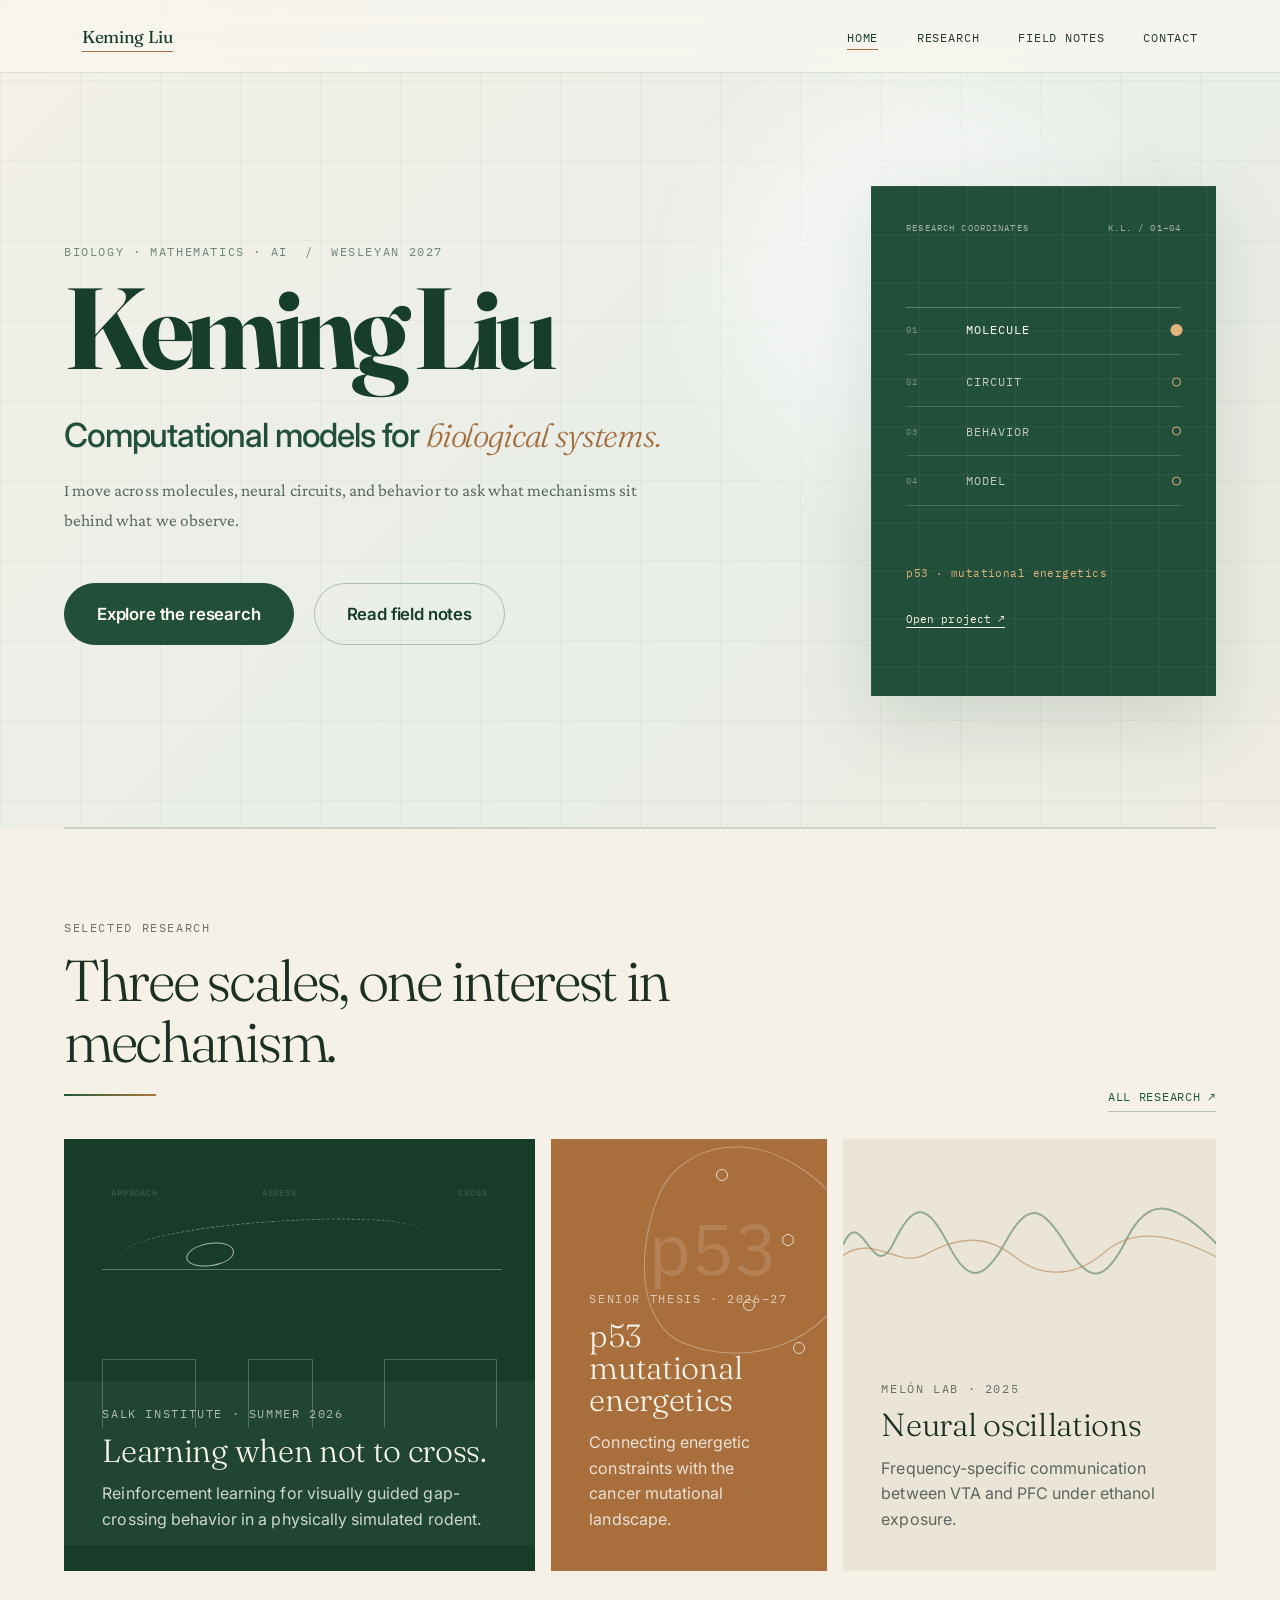
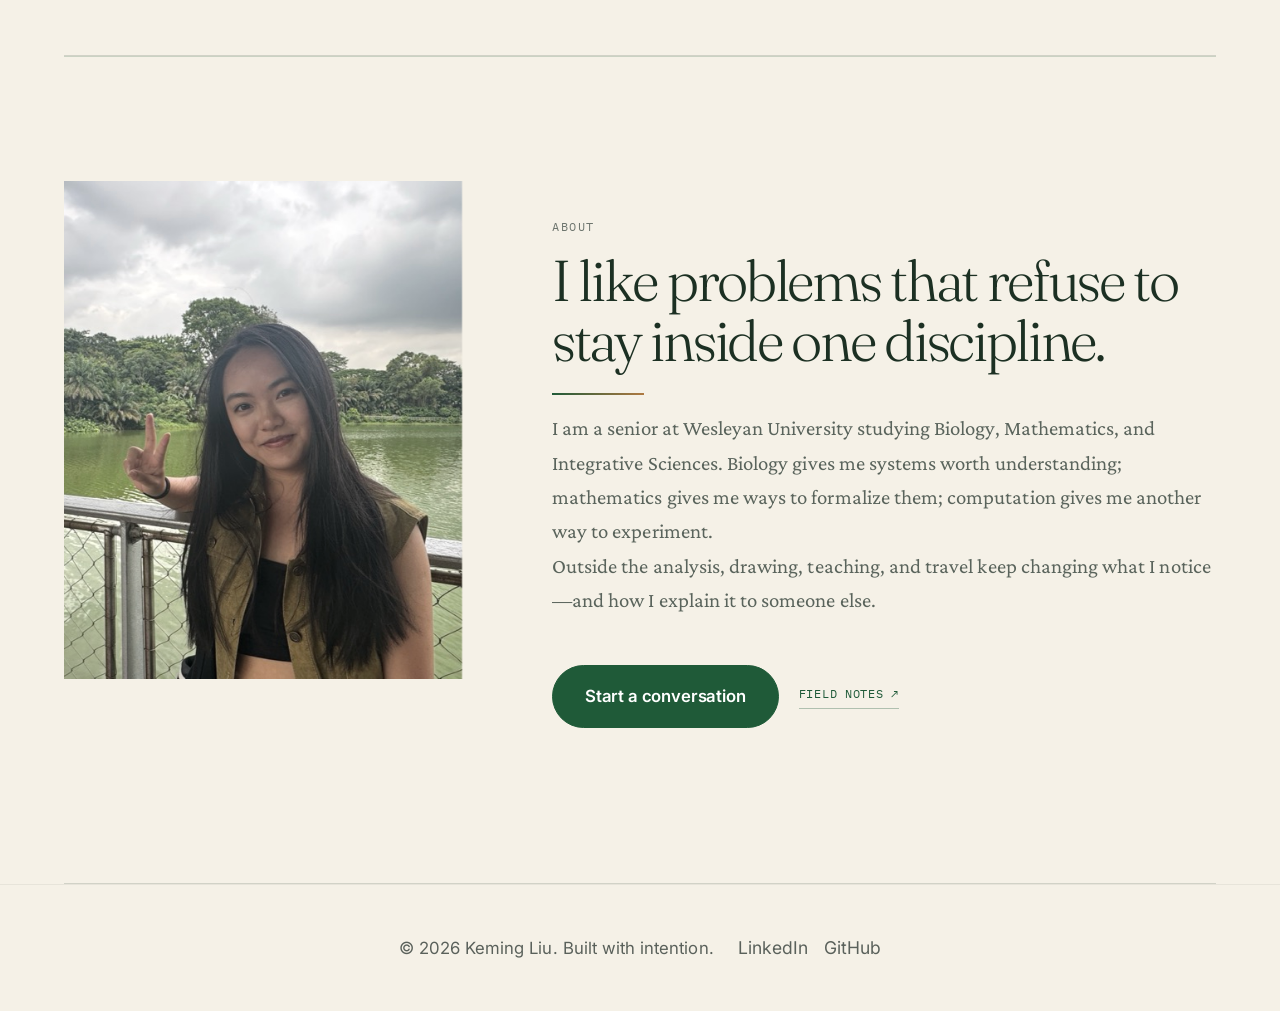
<file: index.html>
<!DOCTYPE html>
<html lang="en">
<head>
    <meta charset="UTF-8">
    <meta name="viewport" content="width=device-width, initial-scale=1.0">
    <title>Keming Liu | Computational Models for Biological Systems</title>
    <meta name="description" content="Keming Liu studies biological systems across molecular, circuit, and behavioral scales using computational modeling, neuroscience, and interpretable AI.">
    <meta name="robots" content="index,follow">
    <meta name="theme-color" content="#1f5a38">
    <link rel="canonical" href="https://kmiliu.github.io/">
    <meta property="og:title" content="Keming Liu | Computational Models for Biological Systems">
    <meta property="og:description" content="Research across p53 mutational energetics, neural dynamics, virtual behavior, reinforcement learning, and interpretable AI.">
    <meta property="og:type" content="website">
    <meta property="og:url" content="https://kmiliu.github.io/">
    <meta property="og:image" content="https://kmiliu.github.io/assets/profile-photo.png">
    <meta name="twitter:card" content="summary_large_image">
    <meta property="og:image:alt" content="Keming Liu">
    <script type="application/ld+json">
    {
      "@context": "https://schema.org",
      "@type": "Person",
      "name": "Keming Liu",
      "url": "https://kmiliu.github.io/",
      "image": "https://kmiliu.github.io/assets/profile-photo.png",
      "jobTitle": "Computational Biology and Neuroscience Researcher",
      "description": "Biology, Mathematics, and Integrative Sciences student using computational models to study biological systems across scales.",
      "affiliation": {
        "@type": "CollegeOrUniversity",
        "name": "Wesleyan University"
      },
      "knowsAbout": ["Computational Neuroscience", "Interpretable Machine Learning", "Neural Signal Processing", "Deep Learning"],
      "sameAs": [
        "https://www.linkedin.com/in/keming-liu-profile/",
        "https://github.com/kmiliu"
      ]
    }
    </script>
    <link rel="icon" href="assets/favicon.svg" type="image/svg+xml">
    <link rel="alternate icon" href="assets/profile-photo.png" type="image/png">
    <link rel="preconnect" href="https://fonts.googleapis.com">
    <link rel="preconnect" href="https://fonts.gstatic.com" crossorigin>
    <link href="https://fonts.googleapis.com/css2?family=Crimson+Pro:wght@300;400;600&family=Fraunces:opsz,wght@9..144,300;9..144,400;9..144,600;9..144,700&family=IBM+Plex+Mono:wght@300;400&family=Inter:wght@400;500;600&display=swap" rel="stylesheet">
    <style>
        * {
            margin: 0;
            padding: 0;
            box-sizing: border-box;
        }

        :root {
            --forest: #1f5a38;
            --forest-light: #2f744a;
            --background: #f5f1ea;
            --background-soft: #fcfaf6;
            --text: #1d201d;
            --text-secondary: #5a615b;
            --border: rgba(29, 32, 29, 0.06);
            --card-bg: rgba(255, 255, 255, 0.64);
            --accent: #af7a42;
            --spacing: 8px;
            --content-max: 1360px;
            --reading-max: 720px;
            --radius-sm: 10px;
            --radius-md: 12px;
            --radius-lg: 18px;
            --radius-xl: 30px;
            --shadow-soft: 0 8px 24px rgba(19, 42, 27, 0.035);
            --shadow-hover: 0 14px 32px rgba(19, 42, 27, 0.06);
        }

        body {
            font-family: 'Crimson Pro', serif;
            font-size: 17px;
            line-height: 1.72;
            color: var(--text);
            background:
                radial-gradient(1100px 700px at 50% -10%, rgba(31, 90, 56, 0.04), transparent 60%),
                linear-gradient(180deg, rgba(255, 255, 255, 0.2), transparent 22%),
                var(--background);
            font-weight: 400;
            letter-spacing: 0.003em;
            overflow-x: hidden;
            position: relative;
        }

        .parallax-wash {
            position: fixed;
            inset: 0;
            z-index: -1;
            pointer-events: none;
            overflow: hidden;
        }

        .parallax-wash::before,
        .parallax-wash::after {
            content: '';
            position: absolute;
            border-radius: 50%;
            filter: blur(1px);
            opacity: 0.38;
        }

        .parallax-wash::before {
            width: min(38vw, 520px);
            aspect-ratio: 1;
            top: 16vh;
            right: -12vw;
            border: 1px solid rgba(31, 90, 56, 0.12);
            box-shadow: 0 0 0 54px rgba(31, 90, 56, 0.018), 0 0 0 108px rgba(31, 90, 56, 0.012);
        }

        .parallax-wash::after {
            width: min(30vw, 420px);
            aspect-ratio: 1;
            left: -10vw;
            bottom: 8vh;
            background: radial-gradient(circle, rgba(175, 122, 66, 0.08), transparent 68%);
        }

        body {
            scroll-snap-type: none;
            scroll-padding-top: 104px;
        }

        /* Give each major content beat a deliberate landing point. */
        .page-section.active > .container > .section-block,
        .page-section.active > .container > .about-block,
        .page-section.active > .container > .home-route,
        #projects .academic-anchor,
        #reflections .research-section,
        #contact.active > .container {
            scroll-snap-align: none;
            scroll-snap-stop: normal;
            scroll-margin-top: 104px;
        }

        .mono {
            font-family: 'IBM Plex Mono', monospace;
            font-size: 1.05rem;
            font-weight: 300;
        }

        /* Scroll progress bar */
        .scroll-progress {
            position: fixed;
            top: 0;
            left: 0;
            height: 3px;
            width: 100%;
            z-index: 1100;
            background: linear-gradient(90deg, var(--forest), var(--accent));
            border-radius: 0 3px 3px 0;
            transform: scaleX(0);
            transform-origin: left;
            transition: none;
            pointer-events: none;
        }

        /* Navigation */
        nav {
            position: fixed;
            top: 0;
            left: 0;
            right: 0;
            background: transparent;
            border-bottom: none;
            box-shadow: none;
            z-index: 1000;
            padding: calc(var(--spacing) * 3) 0;
        }

        nav .container {
            max-width: 1420px;
            width: 100%;
            margin: 0 auto;
            padding: calc(var(--spacing) * 2.25) calc(var(--spacing) * 4.5);
            display: flex;
            justify-content: space-between;
            align-items: center;
            background: rgba(252, 250, 245, 0.58);
            border: 1px solid rgba(31, 90, 56, 0.05);
            border-radius: 999px;
            backdrop-filter: blur(14px);
            box-shadow: none;
        }

        nav .logo {
            font-family: 'Fraunces', serif;
            font-weight: 400;
            color: var(--forest);
            text-decoration: none;
            letter-spacing: -0.02em;
            font-size: 1.05rem;
        }

        nav ul {
            display: flex;
            gap: calc(var(--spacing) * 5);
            list-style: none;
        }

        nav a {
            color: var(--text);
            text-decoration: none;
            transition: color 0.22s, background-color 0.22s;
            font-size: 1.05rem;
            padding: calc(var(--spacing) * 0.75) calc(var(--spacing) * 1.5);
            border-radius: 999px;
        }

        nav a:hover {
            color: var(--forest);
            background: rgba(31, 90, 56, 0.08);
        }

        nav a.is-current {
            color: var(--forest);
            background: rgba(31, 90, 56, 0.08);
            box-shadow: inset 0 0 0 1px rgba(31, 90, 56, 0.08);
        }

        /* Layout */
        .container {
            max-width: var(--content-max);
            width: 100%;
            margin: 0 auto;
            padding: 0 calc(var(--spacing) * 8);
        }

        .narrow {
            max-width: 900px;
        }

        section {
            padding: calc(var(--spacing) * 17) 0;
            min-height: auto;
        }

        section:first-of-type {
            padding-top: calc(var(--spacing) * 22);
        }

        /* Thread decoration */
        .thread {
            position: relative;
        }

        .thread::before {
            content: '';
            position: absolute;
            left: calc(var(--spacing) * -3);
            top: 0;
            bottom: 0;
            width: 1px;
            background: var(--forest);
            opacity: 0.3;
        }

        /* Hero Section */
        .hero {
            display: flex;
            flex-direction: column;
            justify-content: center;
            gap: calc(var(--spacing) * 8);
            min-height: calc(100vh - 180px);
            position: relative;
        }

        .hero-intro {
            display: grid;
            grid-template-columns: 270px minmax(0, 1fr);
            align-items: start;
            gap: calc(var(--spacing) * 11);
            position: relative;
            padding: calc(var(--spacing) * 5);
            border-radius: 34px;
            background:
                radial-gradient(circle at top left, rgba(175, 122, 66, 0.12), transparent 25%),
                radial-gradient(circle at bottom right, rgba(31, 90, 56, 0.10), transparent 28%),
                rgba(255, 255, 255, 0.44);
            border: 1px solid rgba(19, 42, 27, 0.05);
            overflow: hidden;
        }

        .hero-intro::before {
            content: '';
            position: absolute;
            inset: auto -60px -80px auto;
            width: 280px;
            height: 280px;
            border-radius: 50%;
            background: radial-gradient(circle, rgba(175, 122, 66, 0.12), transparent 68%);
            pointer-events: none;
            animation: ambientBloom 9s ease-in-out infinite alternate;
        }

        .hero-photo {
            width: 270px;
            flex-shrink: 0;
            align-self: flex-start;
            grid-column: 1;
            grid-row: 1;
            aspect-ratio: 5 / 6;
            max-height: 360px;
            border-radius: 24px;
            object-fit: cover;
            object-position: center top;
            box-shadow: var(--shadow-soft);
            transition: transform 0.35s ease, box-shadow 0.35s ease;
        }

        .hero-photo:hover {
            transform: translateY(-4px) scale(1.02);
            box-shadow: var(--shadow-hover);
        }

        .hero-text {
            flex: 1;
            min-width: 320px;
            max-width: 760px;
            grid-column: 2;
            grid-row: 1;
            position: relative;
            z-index: 1;
        }

        h1 {
            font-family: 'Fraunces', serif;
            font-size: 3.6rem;
            font-weight: 300;
            line-height: 1.02;
            letter-spacing: -0.038em;
            margin-bottom: calc(var(--spacing) * 4);
        }

        h1 strong {
            font-weight: 600;
            color: var(--forest);
        }

        .subtitle {
            font-size: 1.3rem;
            color: var(--text-secondary);
            max-width: 30ch;
            line-height: 1.8;
        }

        .hero-mini-row {
            margin-top: calc(var(--spacing) * 3.5);
            display: flex;
            flex-wrap: wrap;
            gap: calc(var(--spacing) * 1.5);
            align-items: center;
        }

        .hero-mini-pill {
            display: inline-flex;
            align-items: center;
            gap: 0.55rem;
            padding: 0.45rem 0.82rem;
            border-radius: 999px;
            background: rgba(255, 255, 255, 0.76);
            border: 1px solid rgba(31, 90, 56, 0.08);
            font-family: 'IBM Plex Mono', monospace;
            font-size: 0.8rem;
            color: var(--text-secondary);
            letter-spacing: 0.03em;
            box-shadow: 0 10px 22px rgba(19, 42, 27, 0.03);
            animation: microFloat 5.8s ease-in-out infinite;
        }

        .hero-mini-pill:nth-child(2) {
            animation-delay: 0.8s;
        }

        .hero-mini-pill--live::before {
            content: '';
            width: 8px;
            height: 8px;
            border-radius: 999px;
            background: var(--forest);
            box-shadow: 0 0 0 0 rgba(31, 90, 56, 0.35);
            animation: livePulse 1.8s ease-out infinite;
        }

        .hero-mini-pill--warm::before {
            content: '✦';
            color: var(--accent);
            font-size: 0.76rem;
        }

        .hero-side-notes {
            margin-top: calc(var(--spacing) * 4.5);
            display: grid;
            grid-template-columns: repeat(2, minmax(0, 1fr));
            gap: calc(var(--spacing) * 2);
            max-width: 560px;
        }

        .hero-note {
            padding: calc(var(--spacing) * 2.25);
            border-radius: 18px;
            background: rgba(255, 250, 244, 0.72);
            border: 1px solid rgba(175, 122, 66, 0.12);
            box-shadow: 0 12px 26px rgba(19, 42, 27, 0.03);
            animation: noteDrift 6.5s ease-in-out infinite;
        }

        .hero-note:nth-child(2) {
            animation-delay: 1.1s;
        }

        .hero-note-label {
            display: block;
            margin-bottom: calc(var(--spacing));
            font-family: 'IBM Plex Mono', monospace;
            font-size: 0.74rem;
            letter-spacing: 0.12em;
            text-transform: uppercase;
            color: var(--accent);
        }

        .hero-note p {
            margin: 0;
            color: var(--text-secondary);
            line-height: 1.6;
            font-size: 1rem;
        }

        .cta-buttons {
            display: flex;
            gap: calc(var(--spacing) * 2.5);
            margin-top: calc(var(--spacing) * 6);
            flex-wrap: wrap;
        }

        .btn {
            padding: calc(var(--spacing) * 2) calc(var(--spacing) * 4);
            border: 1px solid var(--border);
            background: rgba(255, 255, 255, 0.72);
            color: var(--text);
            text-decoration: none;
            transition: all 0.24s;
            font-size: 1.05rem;
            font-family: 'Crimson Pro', serif;
            cursor: pointer;
            display: inline-block;
            border-radius: 999px;
            box-shadow: none;
        }

        .btn:hover {
            border-color: var(--forest);
            background: rgba(31, 90, 56, 0.08);
            color: var(--forest);
            transform: translateY(-1px);
        }

        .btn-primary {
            background: var(--forest);
            color: white;
            border-color: var(--forest);
        }

        .btn-primary:hover {
            background: var(--forest-light);
            border-color: var(--forest-light);
        }

        .btn:focus-visible {
            outline: 3px solid var(--forest);
            outline-offset: 2px;
            box-shadow: 0 0 0 4px rgba(26, 77, 46, 0.18);
        }

        /* Interactive Timeline */
        .timeline-section {
            margin-top: calc(var(--spacing) * 10);
        }

        .timeline-themes {
            display: flex;
            flex-direction: column;
            gap: calc(var(--spacing) * 2);
        }

        .timeline-theme {
            border: 1px solid var(--border);
            border-radius: var(--radius-md);
            overflow: visible;
            background: rgba(255, 255, 255, 0.42);
            box-shadow: none;
        }

        .timeline-theme-title {
            cursor: pointer;
            font-size: 1.05rem;
            font-weight: 400;
            color: var(--forest);
            padding: calc(var(--spacing) * 2.5) calc(var(--spacing) * 3.25);
            background: transparent;
            list-style: none;
        }

        .timeline-theme-title::-webkit-details-marker {
            display: none;
        }

        .timeline-theme-title::before {
            content: '▸ ';
        }

        .timeline-theme[open] .timeline-theme-title::before {
            content: '▾ ';
        }

        .timeline-theme .timeline {
            padding: calc(var(--spacing) * 2) calc(var(--spacing) * 4) calc(var(--spacing) * 4);
        }

        .timeline-section h3 {
            font-size: 1.05rem;
            font-weight: 400;
            margin-bottom: calc(var(--spacing) * 4);
            color: var(--forest);
        }

        .timeline {
            position: relative;
            padding-left: calc(var(--spacing) * 6);
            display: flex;
            flex-direction: column-reverse;
        }

        .timeline::before {
            content: '';
            position: absolute;
            left: 7px;
            top: 0;
            bottom: 0;
            width: 2px;
            background: linear-gradient(to bottom, rgba(31, 90, 56, 0.35), rgba(31, 90, 56, 0.08));
        }

        .timeline-node {
            position: relative;
            margin-bottom: calc(var(--spacing) * 5);
            cursor: pointer;
            transition: transform 0.2s;
        }

        .timeline-node:hover {
            transform: translateX(2px);
        }

        .timeline-node:focus-visible {
            outline: 3px solid var(--forest);
            outline-offset: 4px;
            border-radius: 10px;
        }

        .timeline-node::before {
            content: '';
            position: absolute;
            left: calc(-1 * var(--spacing) * 6 + 2px);
            top: 8px;
            width: 14px;
            height: 14px;
            border-radius: 50%;
            background: var(--background-soft);
            border: 2px solid var(--forest);
            transition: all 0.3s;
        }

        .timeline-node:hover::before,
        .timeline-node.expanded::before {
            background: var(--forest);
            transform: scale(1.2);
            box-shadow: 0 0 0 4px rgba(26, 77, 46, 0.2);
        }

        .timeline-node .node-header {
            padding: calc(var(--spacing) * 2.5) calc(var(--spacing) * 3);
            background: rgba(255, 255, 255, 0.54);
            border: 1px solid rgba(19, 42, 27, 0.05);
            border-radius: var(--radius-sm);
            transition: all 0.3s;
        }

        .timeline-node:hover .node-header,
        .timeline-node.expanded .node-header {
            border-color: rgba(31, 90, 56, 0.14);
            box-shadow: none;
        }

        .timeline-node .node-year {
            font-family: 'IBM Plex Mono', monospace;
            font-size: 1.05rem;
            color: var(--forest);
            margin-bottom: calc(var(--spacing) * 0.5);
        }

        .timeline-node .node-title {
            font-weight: 400;
            font-size: 1.05rem;
            color: var(--text);
        }

        .timeline-node .node-summary {
            margin-top: calc(var(--spacing) * 0.9);
            color: var(--text-secondary);
            font-size: 0.98rem;
            line-height: 1.6;
            max-width: 68ch;
        }

        .timeline-node .node-detail {
            max-height: 0;
            overflow: hidden;
            transition: max-height 0.4s ease-out;
        }

        .timeline-node.expanded .node-detail {
            max-height: 800px;
        }

        .timeline-node .node-detail-inner {
            padding: calc(var(--spacing) * 2.5) calc(var(--spacing) * 3);
            margin-top: calc(var(--spacing) * 1.5);
            background: rgba(255, 255, 255, 0.3);
            border-radius: var(--radius-sm);
            border-left: 2px solid rgba(31, 90, 56, 0.45);
            font-size: 1.05rem;
            color: var(--text-secondary);
            line-height: 1.72;
        }

        .timeline-node .node-detail-inner strong {
            color: var(--text);
        }

        /* Focus Cards */
        .focus-grid {
            display: grid;
            grid-template-columns: repeat(auto-fit, minmax(320px, 1fr));
            gap: calc(var(--spacing) * 5);
            margin-top: calc(var(--spacing) * 6);
        }

        .focus-card {
            background: rgba(255, 255, 255, 0.34);
            border: 1px solid rgba(19, 42, 27, 0.05);
            padding: calc(var(--spacing) * 5);
            border-radius: 14px;
            box-shadow: none;
            transition: all 0.3s;
            position: relative;
            overflow: hidden;
            height: 100%;
        }

        .focus-card::before {
            content: '';
            position: absolute;
            top: 0;
            left: 0;
            right: 0;
            height: 2px;
            background: linear-gradient(90deg, var(--forest), var(--accent));
            opacity: 0.35;
        }

        .focus-card-link {
            text-decoration: none;
            color: inherit;
            display: flex;
            height: 100%;
        }

        .focus-card-link:focus-visible {
            outline: none;
        }

        .focus-card-link:focus-visible .focus-card {
            outline: 3px solid var(--forest);
            outline-offset: 3px;
            box-shadow: 0 0 0 5px rgba(31, 90, 56, 0.18);
        }

        .focus-card:hover {
            border-color: rgba(31, 90, 56, 0.14);
            box-shadow: 0 10px 24px rgba(19, 42, 27, 0.04);
            transform: translateY(-4px) rotate(-0.35deg);
        }

        .home-focus.visible .focus-card {
            animation: focusCardRise 0.9s cubic-bezier(0.2, 0.9, 0.2, 1) both;
        }

        .home-focus.visible .focus-card-link:nth-child(2) .focus-card {
            animation-delay: 0.12s;
        }

        .home-focus.visible .focus-card-link:nth-child(3) .focus-card {
            animation-delay: 0.24s;
        }

        .focus-card h3 {
            font-size: 1.3rem;
            font-weight: 400;
            margin-bottom: calc(var(--spacing) * 2);
            color: var(--forest);
        }

        .playful-note {
            display: inline-flex;
            align-items: center;
            gap: 0.45rem;
            margin-bottom: calc(var(--spacing) * 1.75);
            padding: 0.35rem 0.7rem;
            border-radius: 999px;
            background: rgba(175, 122, 66, 0.1);
            color: var(--text);
            font-family: 'IBM Plex Mono', monospace;
            font-size: 0.8rem;
            letter-spacing: 0.03em;
        }

        .focus-card p {
            font-size: 1.05rem;
            color: var(--text-secondary);
            line-height: 1.6;
        }

        /* Section Headers */
        h2 {
            font-family: 'Fraunces', serif;
            font-size: 2.25rem;
            font-weight: 400;
            margin-bottom: calc(var(--spacing) * 10);
            letter-spacing: -0.02em;
            position: relative;
            padding-bottom: calc(var(--spacing) * 3);
        }

        h2::after {
            content: '';
            position: absolute;
            left: 0;
            bottom: 0;
            width: 92px;
            height: 2px;
            background: linear-gradient(90deg, var(--forest), var(--accent));
            transform-origin: left center;
        }

        .page-section.active h2::after {
            animation: underlineDraw 0.7s cubic-bezier(0.22, 1, 0.36, 1) both;
        }

        @keyframes underlineDraw {
            from { transform: scaleX(0); }
            to { transform: scaleX(1); }
        }

        @media (prefers-reduced-motion: reduce) {
            .page-section.active h2::after { animation: none; }
        }

        h3 {
            font-family: 'Fraunces', serif;
            letter-spacing: -0.01em;
        }

        /* Projects */
        .project-filters {
            display: flex;
            gap: calc(var(--spacing) * 2);
            margin-bottom: calc(var(--spacing) * 8);
            flex-wrap: wrap;
        }

        .filter-tag {
            padding: calc(var(--spacing)) calc(var(--spacing) * 2);
            border: 1px solid var(--border);
            background: var(--card-bg);
            cursor: pointer;
            transition: all 0.2s;
            font-size: 1.05rem;
            font-family: 'IBM Plex Mono', monospace;
            user-select: none;
            border-radius: 999px;
        }

        .filter-tag:hover,
        .filter-tag.active {
            border-color: var(--forest);
            background: var(--forest);
            color: white;
        }

        .filter-tag:focus-visible {
            outline: 3px solid var(--forest);
            outline-offset: 2px;
            box-shadow: 0 0 0 4px rgba(26, 77, 46, 0.14);
        }

        .projects-grid {
            display: grid;
            grid-template-columns: repeat(auto-fill, minmax(380px, 1fr));
            gap: calc(var(--spacing) * 7);
        }

        .project-card {
            background: rgba(255, 255, 255, 0.34);
            border: 1px solid rgba(19, 42, 27, 0.05);
            padding: calc(var(--spacing) * 5);
            border-radius: 14px;
            box-shadow: none;
            transition: transform 0.25s ease, box-shadow 0.25s ease, border-color 0.25s ease;
            cursor: pointer;
            text-decoration: none;
            color: inherit;
            display: block;
            user-select: none;
            position: relative;
            overflow: hidden;
        }

        .project-card::before {
            content: '';
            position: absolute;
            top: 0;
            left: 0;
            right: 0;
            height: 2px;
            background: linear-gradient(90deg, var(--forest), var(--accent));
            opacity: 0.38;
        }

        .project-card:hover {
            border-color: rgba(31, 90, 56, 0.14);
            box-shadow: 0 10px 24px rgba(19, 42, 27, 0.04);
            transform: translateY(-2px);
        }

        .project-card:focus-visible {
            outline: 3px solid var(--forest);
            outline-offset: 3px;
            box-shadow: 0 0 0 4px rgba(26, 77, 46, 0.16);
        }

        .academic-layout {
            display: grid;
            grid-template-columns: minmax(0, 1fr) 220px;
            gap: calc(var(--spacing) * 7);
            align-items: start;
        }

        .academic-main {
            min-width: 0;
        }

        .academic-sidebar {
            position: sticky;
            top: 116px;
            align-self: start;
            padding: calc(var(--spacing) * 2.25);
            border: 1px solid rgba(19, 42, 27, 0.08);
            border-radius: 18px;
            background: rgba(255, 252, 246, 0.82);
            backdrop-filter: blur(10px);
            box-shadow: 0 14px 34px rgba(19, 42, 27, 0.05);
        }

        .academic-sidebar-title {
            display: block;
            margin-bottom: calc(var(--spacing) * 1.5);
            font-family: 'IBM Plex Mono', monospace;
            font-size: 0.78rem;
            letter-spacing: 0.08em;
            text-transform: uppercase;
            color: var(--forest);
        }

        .academic-sidebar-nav {
            display: flex;
            flex-direction: column;
            gap: calc(var(--spacing) * 0.9);
        }

        .academic-sidebar-link {
            position: relative;
            display: block;
            width: 100%;
            padding: 0.8rem 0.95rem 0.8rem 1.15rem;
            border: none;
            border-radius: 12px;
            background: transparent;
            color: var(--text-secondary);
            text-align: left;
            font: inherit;
            line-height: 1.45;
            cursor: pointer;
            transition: background 0.22s ease, color 0.22s ease, transform 0.22s ease;
        }

        .academic-sidebar-link::before {
            content: '';
            position: absolute;
            left: 0.35rem;
            top: 0.8rem;
            bottom: 0.8rem;
            width: 2px;
            border-radius: 999px;
            background: rgba(31, 90, 56, 0.12);
            transition: background 0.22s ease, transform 0.22s ease;
        }

        .academic-sidebar-link:hover {
            background: rgba(31, 90, 56, 0.06);
            color: var(--text);
            transform: translateX(2px);
        }

        .academic-sidebar-link:focus-visible {
            outline: 3px solid var(--forest);
            outline-offset: 2px;
        }

        .academic-sidebar-link.active {
            background: rgba(31, 90, 56, 0.1);
            color: var(--forest);
        }

        .academic-sidebar-link.active::before {
            background: linear-gradient(180deg, var(--forest), var(--accent));
            transform: scaleY(1.08);
        }

        .academic-anchor {
            scroll-margin-top: 120px;
        }

        .project-card h3 {
            font-size: 1.25rem;
            font-weight: 400;
            margin-bottom: calc(var(--spacing) * 2);
            color: var(--forest);
        }

        .project-card-icon {
            display: inline-flex;
            align-items: center;
            justify-content: center;
            width: 24px;
            height: 24px;
            border-radius: 999px;
            font-size: 0.9rem;
            margin-right: calc(var(--spacing));
        }

        .project-card-icon.neuro {
            background: rgba(31, 90, 56, 0.12);
            color: var(--forest);
        }

        .project-card-icon.ml {
            background: rgba(175, 122, 66, 0.16);
            color: var(--accent);
        }

        .project-card-icon.compbio {
            background: rgba(19, 42, 27, 0.12);
            color: var(--text);
        }

        .project-summary {
            color: var(--text-secondary);
            margin-bottom: calc(var(--spacing) * 3);
            font-size: 1.05rem;
        }

        .project-tags {
            display: flex;
            gap: calc(var(--spacing));
            flex-wrap: wrap;
        }

        .tag {
            padding: calc(var(--spacing) * 0.5) calc(var(--spacing) * 1.5);
            background: var(--background);
            border: 1px solid var(--border);
            border-radius: 999px;
            font-size: 1.05rem;
            font-family: 'IBM Plex Mono', monospace;
            color: var(--text-secondary);
        }

        /* Brand reel (home) */
        .brand-reel {
            margin-top: calc(var(--spacing) * 8);
            padding: calc(var(--spacing) * 4.5);
            background: rgba(255, 255, 255, 0.24);
            border: 1px solid rgba(19, 42, 27, 0.05);
            border-radius: 14px;
            box-shadow: none;
            overflow: hidden;
            position: relative;
        }

        .brand-reel::before {
            content: '';
            position: absolute;
            inset: 0;
            background: radial-gradient(1000px 420px at 10% 0%, rgba(175, 122, 66, 0.05), transparent 62%),
                        radial-gradient(900px 420px at 95% 20%, rgba(31, 90, 56, 0.05), transparent 60%);
            pointer-events: none;
            opacity: 1;
        }

        .brand-reel-header {
            display: flex;
            align-items: baseline;
            justify-content: space-between;
            gap: calc(var(--spacing) * 2);
            position: relative;
            z-index: 1;
            margin-bottom: calc(var(--spacing) * 2);
            flex-wrap: wrap;
        }

        .brand-reel-title {
            margin: 0;
            font-size: 1.05rem;
            font-weight: 400;
            color: var(--forest);
        }

        .brand-reel-subtitle {
            margin: 0;
            color: var(--text-secondary);
            font-size: 1.05rem;
            line-height: 1.6;
            max-width: 720px;
        }

        .home-route {
            margin-top: calc(var(--spacing) * 7);
        }

        .home-route-grid {
            display: grid;
            grid-template-columns: repeat(2, minmax(0, 1fr));
            gap: calc(var(--spacing) * 4);
        }

        .home-route-card {
            padding: calc(var(--spacing) * 4.5);
            border-radius: 18px;
            border: 1px solid rgba(19, 42, 27, 0.06);
            background: rgba(255, 255, 255, 0.52);
            text-decoration: none;
            color: inherit;
            transition: transform 0.22s ease, box-shadow 0.22s ease, border-color 0.22s ease;
            box-shadow: 0 12px 26px rgba(19, 42, 27, 0.03);
            display: block;
            position: relative;
            overflow: hidden;
        }

        .home-route-card::before {
            content: '';
            position: absolute;
            inset: 0;
            background: linear-gradient(115deg, transparent 0%, rgba(255, 255, 255, 0.28) 45%, transparent 70%);
            transform: translateX(-115%);
            pointer-events: none;
        }

        .home-route-card:hover {
            transform: translateY(-2px);
            border-color: rgba(31, 90, 56, 0.16);
            box-shadow: 0 16px 30px rgba(19, 42, 27, 0.05);
        }

        .home-route-card::after {
            content: '→';
            position: absolute;
            right: calc(var(--spacing) * 3);
            bottom: calc(var(--spacing) * 2.4);
            font-family: 'IBM Plex Mono', monospace;
            font-size: 1rem;
            color: rgba(31, 90, 56, 0.44);
            transition: transform 0.24s ease, color 0.24s ease;
        }

        .home-route-card:hover::after {
            transform: translateX(4px);
            color: var(--forest);
        }

        .home-route.visible .home-route-card {
            animation: routeCardLift 0.95s cubic-bezier(0.2, 0.9, 0.2, 1) both;
        }

        .home-route.visible .home-route-card:nth-child(2) {
            animation-delay: 0.12s;
        }

        .home-route.visible .home-route-card::before {
            animation: routeSweep 1.15s ease-out both;
        }

        .home-route.visible .home-route-card:nth-child(2)::before {
            animation-delay: 0.16s;
        }

        .home-route.visible .home-route-card::after {
            animation: routeArrowFloat 1.2s cubic-bezier(0.22, 1, 0.36, 1) both;
        }

        .home-route.visible .home-route-card:nth-child(2)::after {
            animation-delay: 0.2s;
        }

        .home-route-card:focus-visible {
            outline: 3px solid rgba(31, 90, 56, 0.24);
            outline-offset: 3px;
        }

        .home-route-card--professional {
            background:
                radial-gradient(circle at top right, rgba(31, 90, 56, 0.08), transparent 24%),
                rgba(255, 255, 255, 0.58);
        }

        .home-route-card--human {
            background:
                radial-gradient(circle at top right, rgba(175, 122, 66, 0.10), transparent 26%),
                rgba(255, 252, 247, 0.74);
        }

        .home-route-label {
            display: inline-flex;
            align-items: center;
            gap: 0.45rem;
            margin-bottom: calc(var(--spacing) * 1.8);
            font-family: 'IBM Plex Mono', monospace;
            font-size: 0.8rem;
            text-transform: lowercase;
            letter-spacing: 0.04em;
            color: var(--accent);
        }

        .home-route-label::before {
            content: '◌';
            color: var(--forest);
        }

        .home-route-card h3 {
            margin-bottom: calc(var(--spacing) * 1.5);
            color: var(--forest);
        }

        .home-route-card p {
            margin: 0;
            color: var(--text-secondary);
            line-height: 1.8;
        }

        .brand-marquee {
            --marquee-duration: 42s;
            position: relative;
            z-index: 1;
            overflow: hidden;
            mask-image: linear-gradient(90deg, transparent, black 10%, black 90%, transparent);
        }

        .brand-track {
            display: flex;
            gap: calc(var(--spacing) * 2);
            width: max-content;
            animation: brand-scroll var(--marquee-duration) linear infinite;
            padding: calc(var(--spacing) * 1) 0;
        }

        .brand-marquee:hover .brand-track,
        .brand-marquee.is-paused .brand-track {
            animation-play-state: paused;
        }

        .brand-tile {
            width: 220px;
            height: 140px;
            border-radius: var(--radius-sm);
            border: 1px solid var(--border);
            box-shadow: 0 8px 18px rgba(9, 19, 12, 0.06);
            overflow: hidden;
            background: var(--background);
            transform: translateZ(0);
            transition: transform 0.25s ease, box-shadow 0.25s ease, border-color 0.25s ease, filter 0.25s ease;
            flex: 0 0 auto;
            position: relative;
        }

        .brand-tile img {
            width: 100%;
            height: 100%;
            object-fit: cover;
            display: block;
            filter: saturate(1.04) contrast(1.02);
        }

        .brand-tile:hover {
            transform: translateY(-2px);
            border-color: rgba(31, 90, 56, 0.18);
            box-shadow: 0 12px 22px rgba(9, 19, 12, 0.08);
            filter: saturate(1.08);
        }

        @keyframes brand-scroll {
            from { transform: translateX(0); }
            to { transform: translateX(-50%); }
        }

        @media (prefers-reduced-motion: reduce) {
            .brand-track {
                animation: none !important;
            }
        }

        /* Project Detail */
        .project-detail {
            display: none;
            position: fixed;
            top: 0;
            left: 0;
            right: 0;
            bottom: 0;
            background: var(--background);
            z-index: 2000;
            overflow-y: auto;
            padding: calc(var(--spacing) * 12) 0 calc(var(--spacing) * 8);
        }

        .project-detail.active {
            display: block;
            animation: fadeIn 0.3s;
        }

        @keyframes fadeIn {
            from { opacity: 0; }
            to { opacity: 1; }
        }

        .close-btn {
            position: fixed;
            top: calc(var(--spacing) * 3);
            right: calc(var(--spacing) * 4);
            background: var(--card-bg);
            border: 1px solid var(--border);
            padding: calc(var(--spacing) * 2) calc(var(--spacing) * 3);
            cursor: pointer;
            z-index: 2001;
            font-family: 'Crimson Pro', serif;
            font-size: 1.05rem;
            border-radius: 999px;
            box-shadow: var(--shadow-soft);
        }

        .close-btn:hover {
            border-color: var(--forest);
            background: var(--forest);
            color: white;
        }

        .close-btn:focus-visible,
        .detail-close:focus-visible {
            outline: 3px solid var(--forest);
            outline-offset: 2px;
            box-shadow: 0 0 0 4px rgba(26, 77, 46, 0.16);
        }

        .project-content {
            max-width: 900px;
            margin: 0 auto;
            padding: 0 calc(var(--spacing) * 4);
        }

        .project-content h1 {
            font-size: 2.05rem;
            margin-bottom: calc(var(--spacing) * 3);
        }

        .project-content h4 {
            font-size: 1.05rem;
            font-weight: 400;
            margin: calc(var(--spacing) * 6) 0 calc(var(--spacing) * 2);
            color: var(--forest);
        }

        .project-content ul {
            list-style-position: inside;
            margin-bottom: calc(var(--spacing) * 3);
        }

        .project-content li {
            margin-bottom: calc(var(--spacing) * 1);
            color: var(--text-secondary);
        }

        .highlight-box {
            background: var(--card-bg);
            border-left: 2px solid var(--forest);
            padding: calc(var(--spacing) * 3);
            margin: calc(var(--spacing) * 4) 0;
            border-radius: 0 var(--radius-sm) var(--radius-sm) 0;
        }

        /* Research/Writing */
        .research-section {
            margin-bottom: calc(var(--spacing) * 8);
        }

        .research-section h3 {
            font-size: 1.3rem;
            font-weight: 400;
            margin-bottom: calc(var(--spacing) * 4);
            color: var(--forest);
        }

        .research-item,
        .writing-item {
            background: var(--background-soft);
            border: 1px solid rgba(19, 42, 27, 0.07);
            padding: calc(var(--spacing) * 2.5);
            margin-bottom: calc(var(--spacing) * 2);
            border-radius: 16px;
            box-shadow: 0 1px 2px rgba(19, 42, 27, 0.03), 0 14px 30px rgba(19, 42, 27, 0.05);
            transition: all 0.3s;
            position: relative;
            overflow: hidden;
        }

        .research-item::before,
        .writing-item::before {
            content: '';
            position: absolute;
            left: 0;
            top: 0;
            width: 3px;
            height: 100%;
            background: linear-gradient(180deg, var(--forest), var(--accent));
            opacity: 0.45;
        }

        .research-item:hover,
        .writing-item:hover {
            border-color: var(--forest);
            box-shadow: var(--shadow-hover);
            transform: translateY(-1px);
        }

        .clickable-card {
            cursor: pointer;
            position: relative;
        }

        .clickable-card:focus-visible {
            outline: 3px solid var(--forest);
            outline-offset: 3px;
            box-shadow: 0 0 0 4px rgba(26, 77, 46, 0.14);
        }

        .research-item h4,
        .writing-item h4 {
            font-size: 1.25rem;
            font-weight: 400;
            margin-bottom: calc(var(--spacing) * 1.5);
            color: var(--forest);
        }

        .research-item p,
        .writing-item p {
            color: var(--text-secondary);
            font-size: 1.05rem;
            line-height: 1.6;
        }

        /* Mini charts in Recent Research Projects */
        .mini-chart {
            margin-top: calc(var(--spacing) * 2);
            display: flex;
            align-items: flex-end;
            gap: calc(var(--spacing));
            height: 40px;
        }

        .mini-bar {
            flex: 1;
            border-radius: 999px 999px 0 0;
            background: rgba(31, 90, 56, 0.18);
            transform-origin: bottom;
            transform: scaleY(0.15);
            transition: transform 0.35s ease-out, background 0.35s ease-out;
        }

        .focus-card:hover .mini-bar {
            background: linear-gradient(180deg, var(--accent), var(--forest));
        }

        .focus-card:hover .mini-chart--creativity .mini-bar:nth-child(1) {
            transform: scaleY(0.35);
        }

        .focus-card:hover .mini-chart--creativity .mini-bar:nth-child(2) {
            transform: scaleY(0.8);
        }

        .focus-card:hover .mini-chart--creativity .mini-bar:nth-child(3) {
            transform: scaleY(0.55);
        }

        .focus-card:hover .mini-chart--motor .mini-bar:nth-child(1) {
            transform: scaleY(0.3);
        }

        .focus-card:hover .mini-chart--motor .mini-bar:nth-child(2) {
            transform: scaleY(0.6);
        }

        .focus-card:hover .mini-chart--motor .mini-bar:nth-child(3) {
            transform: scaleY(0.9);
        }

        .focus-card:hover .mini-chart--vta .mini-bar:nth-child(1) {
            transform: scaleY(0.45);
        }

        .focus-card:hover .mini-chart--vta .mini-bar:nth-child(2) {
            transform: scaleY(0.7);
        }

        .focus-card:hover .mini-chart--vta .mini-bar:nth-child(3) {
            transform: scaleY(0.4);
        }

        #reflections .research-section {
            margin-top: calc(var(--spacing) * 4);
            margin-bottom: calc(var(--spacing) * 10);
        }

        #reflections .section-intro {
            max-width: 42rem;
            color: var(--text-secondary);
            line-height: 1.85;
            margin-top: calc(var(--spacing) * 2);
            margin-bottom: calc(var(--spacing) * 5);
        }

        #reflections .writing-item {
            margin-bottom: calc(var(--spacing) * 2);
            min-height: calc(var(--spacing) * 17);
            display: flex;
            align-items: center;
            gap: calc(var(--spacing) * 3);
            padding: calc(var(--spacing) * 3);
            background:
                radial-gradient(circle at top right, rgba(175, 122, 66, 0.08), transparent 28%),
                rgba(255, 255, 255, 0.7);
        }

        #reflections .writing-item .writing-text {
            flex: 1;
        }

        #reflections .writing-item .reflection-mood {
            display: inline-flex;
            align-items: center;
            gap: 0.45rem;
            font-size: 0.85rem;
            letter-spacing: 0.03em;
            text-transform: lowercase;
            color: var(--forest);
            background: rgba(31, 90, 56, 0.08);
            border: 1px solid rgba(31, 90, 56, 0.12);
            border-radius: 999px;
            padding: 0.28rem 0.72rem;
            margin-bottom: calc(var(--spacing) * 1.25);
        }

        #reflections .writing-item .reflection-thumb {
            width: 180px;
            height: 88px;
            object-fit: cover;
            border-radius: var(--radius-md);
            box-shadow: var(--shadow-soft);
            flex-shrink: 0;
            transition: transform 0.28s ease, box-shadow 0.28s ease, border-radius 0.28s ease;
        }

        #reflections .writing-item h4 {
            margin-bottom: calc(var(--spacing));
        }

        #reflections .writing-item p {
            margin: 0;
        }

        #reflections .writing-item:hover {
            transform: translateY(-3px);
        }

        #reflections .writing-item:hover .reflection-thumb {
            transform: rotate(-1.5deg) scale(1.03);
            border-radius: 18px;
            box-shadow: 0 14px 32px rgba(19, 42, 27, 0.12);
        }

        @media (max-width: 720px) {
            #reflections .writing-item {
                flex-direction: column;
                align-items: flex-start;
            }

            #reflections .writing-item .reflection-thumb {
                width: 100%;
                max-width: 320px;
            }
        }

        .reflection-caption {
            font-size: 1.05rem;
            color: var(--text-secondary);
            text-align: center;
            margin-top: calc(var(--spacing) * -2);
            margin-bottom: calc(var(--spacing) * 3);
            font-style: italic;
        }

        .detail-modal {
            position: fixed;
            inset: 0;
            background: rgba(15, 26, 19, 0.55);
            backdrop-filter: blur(7px);
            -webkit-backdrop-filter: blur(7px);
            display: none;
            align-items: flex-start;
            justify-content: center;
            padding: calc(var(--spacing) * 6) calc(var(--spacing) * 3);
            overflow-y: auto;
            z-index: 2100;
        }

        .detail-modal.active {
            display: flex;
            animation: fadeIn 0.28s ease both;
        }

        .detail-content {
            background: var(--background-soft);
            border: 1px solid rgba(19, 42, 27, 0.08);
            max-width: 900px;
            width: 100%;
            padding: calc(var(--spacing) * 6);
            box-shadow: 0 32px 70px rgba(9, 19, 12, 0.28);
            border-radius: var(--radius-lg);
            position: relative;
            animation: modalRise 0.34s cubic-bezier(0.22, 1, 0.36, 1) both;
        }

        @keyframes modalRise {
            from { opacity: 0; transform: translateY(22px) scale(0.985); }
            to { opacity: 1; transform: none; }
        }

        @media (prefers-reduced-motion: reduce) {
            .detail-content { animation: none; }
        }

        .detail-close {
            position: absolute;
            top: calc(var(--spacing) * 2);
            right: calc(var(--spacing) * 2);
            background: #fff;
            border: 1px solid rgba(19, 42, 27, 0.12);
            padding: calc(var(--spacing)) calc(var(--spacing) * 2);
            cursor: pointer;
            font-family: 'Crimson Pro', serif;
            font-size: 1.05rem;
            border-radius: 999px;
        }

        .detail-close:hover {
            border-color: var(--forest);
            background: var(--forest);
            color: white;
        }

        .detail-content h1 {
            font-size: 1.7rem;
            margin-bottom: calc(var(--spacing) * 2);
        }

        .detail-content h4 {
            margin-top: calc(var(--spacing) * 3);
            margin-bottom: calc(var(--spacing) * 1);
            font-weight: 400;
            color: var(--forest);
        }

        .detail-content ul {
            margin-left: calc(var(--spacing) * 3);
            color: var(--text-secondary);
            line-height: 1.6;
        }

        .reflection-photo {
            width: 100%;
            max-width: 700px;
            height: auto;
            display: block;
            margin: calc(var(--spacing) * 3) auto;
            border: 1px solid var(--border);
            border-radius: var(--radius-sm);
            box-shadow: var(--shadow-soft);
        }

        .project-media {
            width: 100%;
            max-width: 33vw;
            height: auto;
            display: block;
            margin: calc(var(--spacing) * 3) auto;
            border: 1px solid var(--border);
            border-radius: var(--radius-sm);
            box-shadow: var(--shadow-soft);
            cursor: zoom-in;
            transition: transform 0.25s ease, box-shadow 0.25s ease, max-width 0.25s ease;
            position: relative;
        }

        .project-media--boolean-flow {
            width: 115%;
            max-width: none;
            margin-left: -7.5%;
        }

        .project-media:hover {
            transform: translateY(-2px) scale(1.02);
            box-shadow: var(--shadow-hover);
        }

        .project-media.expanded {
            max-width: 70vw;
            cursor: zoom-out;
            box-shadow: 0 24px 48px rgba(9, 19, 12, 0.32);
        }

        .reveal {
            opacity: 0;
            transform: translateY(22px);
            transition: opacity 1s cubic-bezier(0.16, 1, 0.3, 1),
                        transform 1s cubic-bezier(0.16, 1, 0.3, 1);
            will-change: opacity, transform;
        }

        .reveal.visible {
            opacity: 1;
            transform: none;
        }

        @media (prefers-reduced-motion: reduce) {
            .reveal {
                transition: opacity 0.4s ease;
                transform: none;
            }
        }

        /* Scroll-driven ambient orb — drifts and shifts hue as you scroll */
        .scroll-orb {
            position: fixed;
            top: 0;
            left: 0;
            width: min(58vw, 720px);
            height: min(58vw, 720px);
            border-radius: 50%;
            z-index: -1;
            pointer-events: none;
            filter: blur(72px);
            opacity: 0.55;
            background: radial-gradient(circle at center, rgba(31, 90, 56, 0.16), rgba(31, 90, 56, 0) 68%);
            transform: translate3d(6vw, -8vh, 0);
            will-change: transform;
        }

        @media (prefers-reduced-motion: reduce) {
            .scroll-orb { transition: none; }
        }

        /* Hero scroll cue — a quiet line with a drifting tracer */
        .scroll-cue {
            align-self: center;
            margin-top: calc(var(--spacing) * 7);
            transition: opacity 0.6s ease;
            cursor: default;
        }

        .scroll-cue.is-hidden { opacity: 0; pointer-events: none; }

        .scroll-cue-line {
            display: block;
            width: 1px;
            height: 54px;
            background: rgba(29, 32, 29, 0.12);
            position: relative;
            overflow: hidden;
        }

        .scroll-cue-line::after {
            content: '';
            position: absolute;
            left: 0;
            top: 0;
            width: 100%;
            height: 40%;
            background: linear-gradient(180deg, transparent, var(--forest));
            animation: cueDrift 2.6s cubic-bezier(0.4, 0, 0.2, 1) infinite;
        }

        @keyframes cueDrift {
            0% { transform: translateY(-110%); }
            60%, 100% { transform: translateY(260%); }
        }

        @media (prefers-reduced-motion: reduce) {
            .scroll-cue-line::after { animation: none; opacity: 0.4; }
        }

        /* Boolean heatmap */
        .boolean-heatmap {
            margin: calc(var(--spacing) * 3) auto 0 auto;
            display: grid;
            grid-template-columns: repeat(10, 1fr);
            gap: 2px;
            max-width: 260px;
        }

        .boolean-cell {
            width: 100%;
            padding-bottom: 100%;
            border-radius: 2px;
            background: rgba(31, 90, 56, 0.08);
            transition: background 0.25s ease-out, transform 0.25s ease-out;
        }

        .boolean-cell.active {
            background: var(--accent);
            transform: scale(1.02);
        }

        .boolean-cell.mutated {
            background: var(--forest);
            transform: scale(1.06);
        }

        .boolean-heatmap-controls {
            margin-top: calc(var(--spacing) * 2);
            margin-bottom: calc(var(--spacing) * 1);
        }

        @media (max-width: 720px) {
            .about-block--intro {
                padding: calc(var(--spacing) * 4);
            }

            .about-intro-layout {
                grid-template-columns: 1fr;
            }

            .about-narrator {
                grid-template-columns: 1fr;
            }

            .about-narrator-portrait-wrap {
                flex-direction: row;
                justify-content: flex-start;
            }

            .about-narrator-bubble::before {
                display: none;
            }
        }

        /* Skills definition rows */
        .skill-rows {
            display: flex;
            flex-direction: column;
            margin: 0;
        }

        .skill-row {
            display: grid;
            grid-template-columns: minmax(180px, 220px) 1fr;
            gap: calc(var(--spacing) * 4);
            padding: calc(var(--spacing) * 2.5) 0;
            border-top: 1px solid rgba(19, 42, 27, 0.1);
        }

        .skill-row:last-child {
            border-bottom: 1px solid rgba(19, 42, 27, 0.1);
        }

        .skill-row dt {
            font-family: 'IBM Plex Mono', monospace;
            font-size: 0.92rem;
            letter-spacing: 0.04em;
            color: var(--forest);
            line-height: 1.5;
        }

        .skill-row dd {
            margin: 0;
            color: var(--text-secondary);
            font-size: 1.05rem;
            line-height: 1.7;
        }

        @media (max-width: 640px) {
            .skill-row {
                grid-template-columns: 1fr;
                gap: calc(var(--spacing) * 1);
            }
        }

        .reflection-thumb {
            width: 100%;
            height: 140px;
            object-fit: cover;
            border-radius: var(--radius-sm) var(--radius-sm) 0 0;
            margin-bottom: calc(var(--spacing) * 2);
        }

        .project-pdf {
            width: 100%;
            max-width: 700px;
            height: 480px;
            display: block;
            margin: calc(var(--spacing) * 3) auto;
            border: 1px solid var(--border);
            border-radius: var(--radius-sm);
            box-shadow: var(--shadow-soft);
        }

        .project-media[data-story]::after {
            content: attr(data-story);
            position: absolute;
            left: 0;
            right: 0;
            bottom: 0;
            padding: calc(var(--spacing) * 1.5);
            font-size: 0.95rem;
            color: #ffffff;
            background: linear-gradient(180deg, transparent 0%, rgba(0, 0, 0, 0.76) 100%);
            opacity: 0;
            transition: opacity 0.25s ease-out;
        }

        .project-media[data-story]:hover::after,
        .project-media[data-story].expanded::after {
            opacity: 1;
        }

        /* Token importance mini-chart (Creativity project) */
        .token-importance {
            margin-top: calc(var(--spacing) * 3);
            margin-bottom: calc(var(--spacing) * 2);
        }

        .token-row {
            display: flex;
            align-items: center;
            gap: calc(var(--spacing) * 2);
            margin-bottom: calc(var(--spacing) * 1.5);
        }

        .token-label {
            font-family: 'IBM Plex Mono', monospace;
            font-size: 1.1rem;
            color: var(--forest);
            white-space: nowrap;
        }

        .token-bar {
            flex: 1;
            height: 10px;
            border-radius: 999px;
            background: rgba(31, 90, 56, 0.12);
            overflow: hidden;
        }

        .token-bar-fill {
            height: 100%;
            border-radius: 999px;
            background: linear-gradient(90deg, var(--accent), var(--forest));
            width: 0;
        }

        .token-bar-fill--high {
            animation: barGrowHigh 0.8s ease-out forwards;
        }

        .token-bar-fill--medium {
            animation: barGrowMedium 0.8s ease-out forwards;
        }

        .token-bar-fill--low {
            animation: barGrowLow 0.8s ease-out forwards;
        }

        .token-note {
            font-size: 1.1rem;
            color: var(--text-secondary);
            margin-top: calc(var(--spacing) * 1);
        }

        .shap-sentence {
            margin-top: calc(var(--spacing) * 3);
            font-size: 1.05rem;
            line-height: 1.7;
        }

        .shap-token {
            position: relative;
            cursor: pointer;
            padding: 0 2px;
            border-radius: 4px;
            transition: background 0.2s ease, color 0.2s ease, box-shadow 0.2s ease;
        }

        .shap-token:hover,
        .shap-token.active {
            background: rgba(175, 122, 66, 0.16);
            box-shadow: 0 0 0 1px rgba(175, 122, 66, 0.3);
        }

        .shap-panel {
            margin-top: calc(var(--spacing) * 2);
            padding: calc(var(--spacing) * 3);
            border-radius: var(--radius-md);
            border: 1px solid var(--border);
            background: var(--card-bg);
            box-shadow: var(--shadow-soft);
            font-size: 1.05rem;
        }

        .shap-panel-line {
            margin-bottom: calc(var(--spacing));
            color: var(--text-secondary);
        }

        .shap-panel-line strong {
            color: var(--forest);
        }

        .shap-bar-container {
            margin-top: calc(var(--spacing) * 2);
            height: 12px;
            border-radius: 999px;
            background: rgba(31, 90, 56, 0.08);
            overflow: hidden;
            position: relative;
        }

        .shap-bar-fill {
            height: 100%;
            width: 0;
            transition: width 0.25s ease-out, background 0.25s ease-out;
        }

        .shap-bar-fill.positive {
            background: linear-gradient(90deg, var(--accent), var(--forest));
        }

        .shap-bar-fill.negative {
            background: linear-gradient(90deg, #c0392b, #8e0b0b);
        }

        .shap-baseline-marker {
            position: absolute;
            top: -4px;
            width: 2px;
            height: 20px;
            background: rgba(31, 90, 56, 0.9);
            border-radius: 999px;
        }

        /* Waveform vs MFCC feature cards (COVID project) */
        .feature-compare {
            margin-top: calc(var(--spacing) * 3);
            display: grid;
            grid-template-columns: repeat(auto-fit, minmax(220px, 1fr));
            gap: calc(var(--spacing) * 3);
        }

        .feature-card {
            border-radius: var(--radius-md);
            border: 1px solid var(--border);
            padding: calc(var(--spacing) * 3);
            background: var(--card-bg);
            box-shadow: var(--shadow-soft);
        }

        .feature-card-title {
            font-size: 1.2rem;
            font-weight: 400;
            color: var(--forest);
            margin-bottom: calc(var(--spacing) * 2);
        }

        .feature-card-body {
            height: 110px;
            border-radius: var(--radius-sm);
            margin-bottom: calc(var(--spacing) * 2);
            position: relative;
            overflow: hidden;
        }

        .feature-card-body--waveform {
            background: linear-gradient(
                180deg,
                rgba(31, 90, 56, 0.08),
                rgba(31, 90, 56, 0.22)
            );
            mask-image: linear-gradient(90deg,
                transparent 0,
                #000 10%,
                transparent 20%,
                #000 30%,
                transparent 40%,
                #000 50%,
                transparent 60%,
                #000 70%,
                transparent 80%,
                #000 90%,
                transparent 100%);
        }

        .feature-card-body--mfcc {
            background-image:
                linear-gradient(90deg, rgba(31, 90, 56, 0.08) 1px, transparent 1px),
                linear-gradient(180deg, rgba(175, 122, 66, 0.14) 1px, transparent 1px);
            background-size: 14px 14px, 18px 18px;
            animation: spectrogramShift 8s linear infinite;
        }

        .feature-card-caption {
            font-size: 1.1rem;
            color: var(--text-secondary);
            line-height: 1.5;
        }

        @keyframes barGrowHigh {
            from { width: 0; }
            to { width: 86%; }
        }

        @keyframes barGrowMedium {
            from { width: 0; }
            to { width: 58%; }
        }

        @keyframes barGrowLow {
            from { width: 0; }
            to { width: 32%; }
        }

        @keyframes spectrogramShift {
            from { background-position: 0 0, 0 0; }
            to { background-position: 40px 0, 0 24px; }
        }

        /* About Section */
        .about-grid {
            display: grid;
            gap: calc(var(--spacing) * 10);
        }

        .about-block {
            padding-left: 0;
            position: relative;
            max-width: none;
        }

        .about-block--intro {
            margin-top: calc(var(--spacing) * 2.5);
            padding: calc(var(--spacing) * 5);
            border-radius: 22px;
            border: 1px solid rgba(19, 42, 27, 0.06);
            background:
                radial-gradient(circle at top right, rgba(175, 122, 66, 0.10), transparent 26%),
                radial-gradient(circle at bottom left, rgba(31, 90, 56, 0.08), transparent 30%),
                rgba(255, 255, 255, 0.62);
            box-shadow: 0 18px 42px rgba(19, 42, 27, 0.04);
            overflow: hidden;
        }

        .about-intro-layout {
            display: grid;
            grid-template-columns: minmax(0, 1fr);
            gap: calc(var(--spacing) * 4);
            align-items: start;
        }

        .about-main-copy {
            min-width: 0;
            max-width: none;
        }

        .about-balance-grid {
            display: grid;
            grid-template-columns: repeat(2, minmax(0, 1fr));
            gap: calc(var(--spacing) * 5);
        }

        .about-balance-card {
            padding: calc(var(--spacing) * 4.5);
            border-radius: 20px;
            border: 1px solid rgba(19, 42, 27, 0.06);
            background: rgba(255, 255, 255, 0.56);
            box-shadow: 0 12px 30px rgba(19, 42, 27, 0.03);
        }

        .about-balance-card--professional {
            background:
                radial-gradient(circle at top right, rgba(31, 90, 56, 0.08), transparent 26%),
                rgba(255, 255, 255, 0.62);
        }

        .about-balance-card--playful {
            background:
                radial-gradient(circle at top right, rgba(175, 122, 66, 0.10), transparent 28%),
                rgba(255, 252, 247, 0.74);
        }

        .about-eyebrow {
            display: inline-flex;
            align-items: center;
            gap: 0.45rem;
            margin-bottom: calc(var(--spacing) * 2);
            font-family: 'IBM Plex Mono', monospace;
            font-size: 0.8rem;
            text-transform: lowercase;
            letter-spacing: 0.04em;
            color: var(--accent);
        }

        .about-eyebrow::before {
            content: '◌';
            color: var(--forest);
        }

        .about-balance-card h3 {
            margin-bottom: calc(var(--spacing) * 2.25);
        }

        .about-focus-list {
            display: grid;
            gap: calc(var(--spacing) * 1.2);
            margin-top: calc(var(--spacing) * 3);
        }

        .about-focus-item {
            display: flex;
            align-items: flex-start;
            gap: calc(var(--spacing) * 1.2);
            color: var(--text-secondary);
            line-height: 1.75;
        }

        .about-focus-item::before {
            content: '✦';
            color: var(--forest);
            flex-shrink: 0;
            margin-top: 0.1rem;
        }

        .about-kicker {
            display: inline-flex;
            align-items: center;
            gap: 0.45rem;
            padding: 0.35rem 0.75rem;
            border-radius: 999px;
            background: rgba(175, 122, 66, 0.10);
            color: var(--forest);
            font-family: 'IBM Plex Mono', monospace;
            font-size: 0.82rem;
            letter-spacing: 0.04em;
            margin-bottom: calc(var(--spacing) * 2.5);
        }

        .about-kicker::before {
            content: '✦';
            color: var(--accent);
            font-size: 0.82rem;
        }

        .about-block h3 {
            font-size: 1.3rem;
            font-weight: 400;
            margin-bottom: calc(var(--spacing) * 3);
            color: var(--forest);
        }

        .about-block p {
            color: var(--text-secondary);
            line-height: 1.92;
            margin-bottom: calc(var(--spacing) * 3);
        }

        .about-traits {
            display: flex;
            flex-wrap: wrap;
            gap: calc(var(--spacing) * 1.25);
            margin: calc(var(--spacing) * 3) 0 calc(var(--spacing) * 4);
        }

        .about-trait {
            display: inline-flex;
            align-items: center;
            padding: 0.42rem 0.88rem;
            border-radius: 999px;
            background: rgba(255, 255, 255, 0.78);
            border: 1px solid rgba(31, 90, 56, 0.10);
            color: var(--text);
            font-size: 0.96rem;
            box-shadow: 0 10px 18px rgba(19, 42, 27, 0.03);
        }

        .about-side-note {
            padding: calc(var(--spacing) * 3.25);
            border-radius: 18px;
            background: rgba(255, 250, 244, 0.78);
            border: 1px dashed rgba(175, 122, 66, 0.28);
            max-width: none;
        }

        .about-side-note-label {
            display: inline-block;
            margin-bottom: calc(var(--spacing) * 1.2);
            font-family: 'IBM Plex Mono', monospace;
            font-size: 0.8rem;
            letter-spacing: 0.04em;
            text-transform: lowercase;
            color: var(--accent);
        }

        .about-side-note p {
            margin-bottom: 0;
            color: var(--text);
            line-height: 1.82;
        }

        .about-narrator {
            margin-top: calc(var(--spacing) * 1);
            display: grid;
            grid-template-columns: 132px minmax(0, 1fr);
            gap: calc(var(--spacing) * 2.5);
            align-items: start;
            max-width: min(980px, 100%);
        }

        .about-narrator-portrait-wrap {
            display: flex;
            flex-direction: column;
            align-items: center;
            gap: calc(var(--spacing));
            animation: portraitFloat 6.4s ease-in-out infinite;
        }

        .about-narrator-portrait {
            appearance: none;
            border: 0;
            padding: 0;
            width: 118px;
            height: 148px;
            border-radius: 30px;
            overflow: hidden;
            background: rgba(255, 255, 255, 0.86);
            box-shadow: 0 16px 32px rgba(19, 42, 27, 0.08);
            cursor: pointer;
            transform: rotate(-3deg);
            transition: transform 0.22s ease, box-shadow 0.22s ease;
        }

        .about-narrator-portrait:hover {
            transform: rotate(0deg) translateY(-2px);
            box-shadow: 0 20px 36px rgba(19, 42, 27, 0.12);
        }

        .about-narrator-portrait:focus-visible {
            outline: 3px solid rgba(31, 90, 56, 0.24);
            outline-offset: 3px;
        }

        .about-narrator-portrait img {
            width: 100%;
            height: 100%;
            object-fit: cover;
            object-position: center top;
        }

        .about-narrator-hint {
            font-family: 'IBM Plex Mono', monospace;
            font-size: 0.76rem;
            color: var(--accent);
            letter-spacing: 0.04em;
            text-transform: lowercase;
        }

        .about-narrator-bubble {
            position: relative;
            padding: calc(var(--spacing) * 3.1);
            border-radius: 24px;
            background: linear-gradient(135deg, rgba(255, 255, 255, 0.94), rgba(255, 250, 244, 0.88));
            border: 1px solid rgba(175, 122, 66, 0.14);
            box-shadow: 0 14px 30px rgba(19, 42, 27, 0.04);
        }

        .about-narrator-bubble::before {
            content: '';
            position: absolute;
            left: -10px;
            top: 28px;
            width: 20px;
            height: 20px;
            border-left: 1px solid rgba(175, 122, 66, 0.14);
            border-bottom: 1px solid rgba(175, 122, 66, 0.14);
            background: rgba(255, 252, 248, 0.96);
            transform: rotate(45deg);
        }

        .about-narrator-label {
            display: inline-flex;
            align-items: center;
            gap: 0.45rem;
            margin-bottom: calc(var(--spacing) * 1.4);
            font-family: 'IBM Plex Mono', monospace;
            font-size: 0.8rem;
            color: var(--accent);
            letter-spacing: 0.04em;
            text-transform: lowercase;
        }

        .about-narrator-label::before {
            content: '◌';
            color: var(--forest);
        }

        .about-story-text {
            margin: 0;
            color: var(--text);
            line-height: 1.85;
            min-height: 5.6rem;
        }

        .about-story-footer {
            margin-top: calc(var(--spacing) * 2);
            display: flex;
            align-items: center;
            justify-content: space-between;
            gap: calc(var(--spacing) * 2);
            flex-wrap: wrap;
        }

        .about-story-title {
            font-family: 'IBM Plex Mono', monospace;
            font-size: 0.82rem;
            color: var(--forest);
            letter-spacing: 0.03em;
            text-transform: lowercase;
        }

        .about-story-controls {
            display: flex;
            align-items: center;
            gap: calc(var(--spacing));
        }

        .about-story-nav {
            appearance: none;
            border: 1px solid rgba(31, 90, 56, 0.12);
            background: rgba(255, 255, 255, 0.88);
            color: var(--text);
            width: 2.25rem;
            height: 2.25rem;
            border-radius: 999px;
            cursor: pointer;
            transition: transform 0.18s ease, background 0.18s ease, border-color 0.18s ease;
        }

        .about-story-nav:hover {
            transform: translateY(-1px);
            border-color: rgba(31, 90, 56, 0.2);
            background: rgba(31, 90, 56, 0.06);
        }

        .about-story-nav:focus-visible {
            outline: 3px solid rgba(31, 90, 56, 0.24);
            outline-offset: 2px;
        }

        .about-story-dots {
            display: flex;
            gap: 0.45rem;
            margin-top: calc(var(--spacing) * 1.6);
        }

        .about-story-dot {
            width: 10px;
            height: 10px;
            border-radius: 999px;
            border: 0;
            padding: 0;
            background: rgba(31, 90, 56, 0.18);
            cursor: pointer;
            transition: transform 0.18s ease, background 0.18s ease;
        }

        .about-story-dot.active {
            background: var(--accent);
            transform: scale(1.12);
        }

        .about-story-dot:focus-visible {
            outline: 3px solid rgba(31, 90, 56, 0.24);
            outline-offset: 2px;
        }

        .about-block ul {
            list-style-position: inside;
            color: var(--text-secondary);
        }

        .about-block li {
            margin-bottom: calc(var(--spacing));
        }

        .refactor-quote {
            margin: calc(var(--spacing) * 3) 0;
            padding: calc(var(--spacing) * 3) calc(var(--spacing) * 4);
            background: var(--background);
            border-left: 4px solid var(--forest);
            font-style: italic;
            color: var(--text);
        }

        /* Collapsible sections */
        .about-collapsible {
            margin-top: calc(var(--spacing) * 4);
        }

        .about-collapsible summary {
            cursor: pointer;
            font-size: 1.05rem;
            font-weight: 400;
            color: var(--forest);
            padding: calc(var(--spacing) * 2) 0;
            list-style: none;
            user-select: none;
        }

        .about-collapsible summary::-webkit-details-marker {
            display: none;
        }

        .about-collapsible summary::before {
            content: '▸ ';
            display: inline-block;
            transition: transform 0.2s;
        }

        .about-collapsible[open] summary::before {
            transform: rotate(90deg);
        }

        /* Contact */
        .contact-info {
            display: flex;
            flex-direction: column;
            gap: calc(var(--spacing) * 4);
            margin-top: calc(var(--spacing) * 5);
        }

        .contact-item {
            display: flex;
            align-items: center;
            gap: calc(var(--spacing) * 2);
        }

        .contact-item .mono {
            color: var(--text-secondary);
        }

        .contact-item a {
            color: var(--forest);
            text-decoration: none;
            border-bottom: 1px solid transparent;
            transition: border-color 0.2s;
        }

        .contact-item a:hover {
            border-bottom-color: var(--forest);
        }

        .contact-cta {
            margin-top: calc(var(--spacing) * 8);
            padding: calc(var(--spacing) * 5.5);
            background: rgba(255, 255, 255, 0.24);
            border: 1px solid rgba(19, 42, 27, 0.05);
            border-radius: 14px;
            box-shadow: none;
            font-style: italic;
            color: var(--text-secondary);
        }

        /* Footer */
        footer {
            border-top: 1px solid var(--border);
            padding: calc(var(--spacing) * 6) 0;
            text-align: center;
            color: var(--text-secondary);
            font-size: 1.05rem;
        }

        .footer-inner {
            display: flex;
            flex-wrap: wrap;
            align-items: center;
            justify-content: center;
            gap: calc(var(--spacing) * 3);
        }

        .footer-social {
            display: flex;
            gap: calc(var(--spacing) * 2);
            font-size: 1.1rem;
        }

        .footer-social a {
            color: var(--text-secondary);
            text-decoration: none;
        }

        .footer-social a:hover {
            color: var(--forest);
            text-decoration: underline;
        }

        .home-panel {
            border-radius: 0;
            box-shadow: none;
        }

        .home-panel-title {
            font-size: 1.05rem;
            font-weight: 400;
            margin-bottom: calc(var(--spacing) * 4);
            color: var(--forest);
        }

        .about-block h3.home-panel-title {
            font-size: 1.05rem;
            margin-bottom: calc(var(--spacing) * 4);
        }

        .home-panel-list {
            font-size: 1.05rem;
            color: var(--text-secondary);
            line-height: 2.05;
            margin: 0;
            padding-left: 1.35em;
        }

        /* Hero AMA micro panel */

        .hero-gallery {
            margin-top: calc(var(--spacing) * 4);
            display: flex;
            gap: calc(var(--spacing) * 2);
            overflow-x: auto;
            padding-bottom: calc(var(--spacing) * 1);
        }

        .hero-gallery-item {
            flex: 0 0 auto;
            border-radius: var(--radius-md);
            overflow: hidden;
            box-shadow: var(--shadow-soft);
            background: var(--card-bg);
            min-width: 140px;
            max-width: 180px;
            position: relative;
            cursor: pointer;
            transition: transform 0.25s ease, box-shadow 0.25s ease;
        }

        .hero-gallery-item img {
            width: 100%;
            height: 110px;
            object-fit: cover;
            display: block;
        }

        .hero-gallery-caption {
            padding: calc(var(--spacing) * 1.5);
            font-size: 1.05rem;
            color: var(--text-secondary);
        }

        .hero-gallery-item:hover {
            transform: translateY(-3px) scale(1.02);
            box-shadow: var(--shadow-hover);
        }

        .home-focus {
            margin-top: calc(var(--spacing) * 11);
        }

        .home-focus-meta {
            font-size: 1.05rem;
            margin-bottom: calc(var(--spacing) * 2);
            color: var(--text-secondary);
        }

        .hero-role {
            font-family: 'Crimson Pro', serif;
            font-weight: 300;
        }

        .home-highlight {
            border-radius: 14px;
            box-shadow: none;
            background: rgba(247, 244, 236, 0.78) !important;
            border: 1px solid rgba(19, 42, 27, 0.06);
            color: var(--text) !important;
        }


        .page-section.active > .container > * {
            animation: none;
        }

        .page-section:not(#home).active > .container {
            background: transparent;
            border: none;
            border-radius: 0;
            padding-top: calc(var(--spacing) * 2);
            padding-bottom: calc(var(--spacing) * 4);
            box-shadow: none;
            backdrop-filter: none;
        }

        .section-block {
            margin-top: calc(var(--spacing) * 12);
            padding-top: calc(var(--spacing) * 7);
            border-top: 1px solid rgba(31, 90, 56, 0.08);
        }

        body[data-page="home"] #home .hero-intro,
        body[data-page="home"] #home .section-block,
        body[data-page="home"] #home .about-block--intro,
        body[data-page="home"] #home .home-route {
            scroll-snap-align: none;
            scroll-snap-stop: normal;
            scroll-margin-top: 104px;
            min-height: calc(100svh - 132px);
            justify-content: center;
        }

        .section-block--soft {
            background: rgba(255, 255, 255, 0.18);
            border: 1px solid rgba(31, 90, 56, 0.04);
            border-radius: 14px;
            padding: calc(var(--spacing) * 5.5);
        }

        .section-text {
            max-width: var(--reading-max);
        }

        .fact-grid {
            display: grid;
            grid-template-columns: repeat(auto-fit, minmax(240px, 1fr));
            gap: calc(var(--spacing) * 5);
        }

        .fact-card {
            padding: calc(var(--spacing) * 3.5) 0 0;
            border-top: 1px solid rgba(19, 42, 27, 0.18);
            background: transparent;
        }

        .fact-card strong {
            display: block;
            margin-bottom: calc(var(--spacing) * 1.25);
            font-family: 'Fraunces', serif;
            font-weight: 400;
            font-size: 1.3rem;
            letter-spacing: -0.01em;
            color: var(--text);
        }

        .fact-card p {
            margin: 0;
            font-size: 1.05rem;
            line-height: 1.8;
            color: var(--text-secondary);
        }

        /* Shared mono kicker for rule-style blocks */
        .rule-kicker {
            display: block;
            font-family: 'IBM Plex Mono', monospace;
            font-size: 0.82rem;
            font-weight: 400;
            letter-spacing: 0.2em;
            text-transform: uppercase;
            color: var(--accent);
            margin-bottom: calc(var(--spacing) * 1.75);
        }

        /* Core Expertise grid */
        .expertise-grid {
            display: grid;
            grid-template-columns: repeat(auto-fit, minmax(240px, 1fr));
            gap: calc(var(--spacing) * 5);
            margin-top: calc(var(--spacing) * 4);
        }

        .expertise-item {
            padding-top: calc(var(--spacing) * 3.5);
            border-top: 1px solid rgba(19, 42, 27, 0.18);
        }

        .expertise-item p {
            margin: 0;
            font-size: 1.05rem;
            line-height: 1.75;
            color: var(--text-secondary);
        }

        .focus-areas-box {
            margin-top: calc(var(--spacing) * 5);
            padding: calc(var(--spacing) * 5);
            background: rgba(255, 255, 255, 0.2);
            border: 1px solid rgba(19, 42, 27, 0.05);
            border-radius: 14px;
            box-shadow: none;
        }

        .focus-areas-box ul {
            display: grid;
            grid-template-columns: repeat(auto-fit, minmax(240px, 1fr));
            gap: calc(var(--spacing) * 2.5);
            list-style: none;
            padding: 0;
            margin: 0;
        }

        .focus-areas-box li {
            display: flex;
            align-items: flex-start;
            gap: calc(var(--spacing));
            margin: 0;
        }

        .section-split {
            display: grid;
            grid-template-columns: minmax(280px, 0.85fr) minmax(320px, 1.15fr);
            gap: calc(var(--spacing) * 8);
            align-items: center;
        }

        .section-split img {
            width: 100%;
            max-width: 360px;
            height: auto;
            border-radius: 22px;
            box-shadow: var(--shadow-soft);
        }


        .projects-grid,
        .focus-grid {
            align-items: stretch;
        }

        @keyframes riseIn {
            from {
                opacity: 0;
                transform: translateY(8px);
            }
            to {
                opacity: 1;
                transform: translateY(0);
            }
        }

        @keyframes livePulse {
            0% {
                box-shadow: 0 0 0 0 rgba(31, 90, 56, 0.35);
            }
            70% {
                box-shadow: 0 0 0 8px rgba(31, 90, 56, 0);
            }
            100% {
                box-shadow: 0 0 0 0 rgba(31, 90, 56, 0);
            }
        }

        @keyframes ambientBloom {
            0% {
                transform: translate3d(0, 0, 0) scale(1);
                opacity: 0.88;
            }
            100% {
                transform: translate3d(-18px, -10px, 0) scale(1.08);
                opacity: 1;
            }
        }

        @keyframes microFloat {
            0%, 100% {
                transform: translateY(0);
            }
            50% {
                transform: translateY(-4px);
            }
        }

        @keyframes noteDrift {
            0%, 100% {
                transform: translateY(0) rotate(0deg);
            }
            50% {
                transform: translateY(-5px) rotate(-0.45deg);
            }
        }

        @keyframes routeCardLift {
            0% {
                opacity: 0;
                transform: translateY(18px) rotate(0.6deg) scale(0.985);
            }
            65% {
                opacity: 1;
                transform: translateY(-4px) rotate(-0.4deg) scale(1.006);
            }
            100% {
                opacity: 1;
                transform: translateY(0) rotate(0deg) scale(1);
            }
        }

        @keyframes routeArrowFloat {
            0% {
                opacity: 0;
                transform: translateX(-10px) translateY(3px);
            }
            55% {
                opacity: 1;
                transform: translateX(8px) translateY(-2px);
            }
            100% {
                opacity: 1;
                transform: translateX(0) translateY(0);
            }
        }

        @keyframes routeSweep {
            0% {
                transform: translateX(-115%);
                opacity: 0;
            }
            35% {
                opacity: 1;
            }
            100% {
                transform: translateX(118%);
                opacity: 0;
            }
        }

        @keyframes focusCardRise {
            0% {
                opacity: 0;
                transform: translateY(18px) rotate(0.45deg) scale(0.988);
            }
            60% {
                opacity: 1;
                transform: translateY(-3px) rotate(-0.3deg) scale(1.004);
            }
            100% {
                opacity: 1;
                transform: translateY(0) rotate(0deg) scale(1);
            }
        }

        @keyframes portraitFloat {
            0%, 100% {
                transform: translateY(0);
            }
            50% {
                transform: translateY(-6px);
            }
        }

        /* Responsive */
        @media (max-width: 640px) {
            h1 {
                font-size: 2.2rem;
                line-height: 1.12;
            }

            .subtitle {
                font-size: 1.2rem;
                max-width: 34ch;
            }

            nav ul {
                gap: calc(var(--spacing) * 1.5);
            }

            nav a {
                font-size: 1rem;
                padding: calc(var(--spacing) * 0.6) calc(var(--spacing) * 1);
            }

            nav .container {
                flex-wrap: wrap;
                row-gap: calc(var(--spacing) * 1.5);
                border-radius: var(--radius-lg);
                padding: calc(var(--spacing) * 1.5) calc(var(--spacing) * 2);
            }

            nav ul {
                width: 100%;
                flex-wrap: wrap;
                justify-content: center;
                gap: calc(var(--spacing) * 0.75) calc(var(--spacing) * 1.25);
            }

            .hero-intro {
                gap: calc(var(--spacing) * 3);
                justify-content: center;
                grid-template-columns: 1fr;
                padding: calc(var(--spacing) * 3);
                border-radius: 24px;
            }

            .hero-photo {
                width: min(64vw, 240px);
                max-height: 320px;
                display: block;
                margin: 0 auto;
                grid-column: auto;
                grid-row: auto;
            }

            .hero-text {
                grid-column: auto;
                grid-row: auto;
            }

            .hero-side-notes {
                grid-template-columns: 1fr;
            }

            .projects-grid {
                grid-template-columns: 1fr;
            }

            .focus-grid {
                grid-template-columns: 1fr;
            }

            .home-route-grid {
                grid-template-columns: 1fr;
            }

            .academic-layout {
                grid-template-columns: 1fr;
            }

            .academic-sidebar {
                display: none;
            }

            .cta-buttons {
                flex-direction: column;
                gap: calc(var(--spacing) * 1.5);
                align-items: center;
            }

            .cta-buttons .btn {
                width: auto;
                min-width: 220px;
                text-align: center;
                padding: calc(var(--spacing) * 1) calc(var(--spacing) * 2);
                font-size: 1rem;
            }

            .container {
                padding: 0 calc(var(--spacing) * 4.5);
            }

            body {
                scroll-snap-type: none;
            }

            body[data-page="home"] #home .hero-intro,
            body[data-page="home"] #home .section-block,
            body[data-page="home"] #home .about-block--intro,
            body[data-page="home"] #home .home-route {
                min-height: auto;
            }

            section {
                padding: calc(var(--spacing) * 10) 0;
            }

            .page-section:not(#home).active > .container {
                padding-top: calc(var(--spacing) * 3);
                padding-bottom: calc(var(--spacing) * 4);
            }

            .section-split {
                grid-template-columns: 1fr;
            }

            #reflections.page-section {
                padding-top: calc(var(--spacing) * 9);
                padding-bottom: calc(var(--spacing) * 9);
            }

            .focus-card,
            .project-card,
            .research-item,
            .writing-item {
                padding: calc(var(--spacing) * 3);
            }

            .project-detail {
                padding: calc(var(--spacing) * 9) 0 calc(var(--spacing) * 5);
            }

            .project-content,
            .detail-content {
                padding: 0 calc(var(--spacing) * 2.5);
            }

            .detail-modal {
                padding: calc(var(--spacing) * 4) calc(var(--spacing) * 1.5);
            }

            .close-btn,
            .detail-close {
                min-height: 44px;
                min-width: 44px;
            }
        }

        @media (max-width: 480px) {
            .container {
                padding: 0 calc(var(--spacing) * 2.25);
            }

            section {
                padding: calc(var(--spacing) * 7) 0;
            }

            nav .container {
                border-radius: var(--radius-md);
            }
        }

        /* Native scroll; only explicit in-page controls request smooth movement. */
        html {
            scroll-behavior: auto;
        }

        /* Hide sections by default for SPA behavior */
        .page-section {
            display: none;
            min-height: calc(100vh - 48px);
            width: 100%;
            padding: calc(var(--spacing) * 14) 0;
        }

        .page-section.active {
            display: block;
        }

        #home.active {
            display: flex;
        }

        .page-section.active > .container {
            display: block;
        }

        /* Homepage full page */
        #home .container {
            max-width: none;
            width: 100%;
        }

        #home .subtitle {
            max-width: none;
        }

        #home.active > .container {
            flex: 1;
            display: flex;
            flex-direction: column;
            justify-content: flex-start;
        }

        @media (prefers-reduced-motion: reduce) {
            * {
                animation: none !important;
                transition: none !important;
                scroll-behavior: auto !important;
            }

            [data-parallax] {
                transform: none !important;
                will-change: auto;
            }
        }
        /* 2026 scientific-editorial redesign */
        body {
            font-family: 'Inter', sans-serif;
            font-size: 16px;
            line-height: 1.7;
            background: #f3f1ea;
        }

        body[data-page="home"] { scroll-snap-type: none; }
        .scroll-orb { display:none; }
        body[data-page="home"] #home > .container > * { scroll-snap-align: none; }
        .editorial-home { padding-bottom: 0; }
        .editorial-home .container { max-width: 1480px; }
        .editorial-index {
            font-family: 'IBM Plex Mono', monospace;
            font-size: 0.72rem;
            letter-spacing: 0.14em;
            text-transform: uppercase;
            color: #6d756e;
        }

        .editorial-hero {
            min-height: calc(100vh - 48px);
            display: grid;
            grid-template-columns: minmax(0, 1.14fr) minmax(420px, 0.86fr);
            align-items: center;
            gap: clamp(3rem, 7vw, 8rem);
            padding: 10rem 0 6rem;
            border-bottom: 1px solid rgba(26, 51, 37, 0.16);
        }

        .editorial-hero-copy h1 {
            margin: 1.5rem 0 2rem;
            max-width: 900px;
            font-family: 'Inter', sans-serif;
            font-size: clamp(3.5rem, 6.4vw, 7.2rem);
            line-height: 0.98;
            letter-spacing: -0.065em;
            font-weight: 500;
            color: #18281e;
        }

        .editorial-hero-copy h1 em {
            font-family: 'Fraunces', serif;
            font-weight: 300;
            letter-spacing: -0.045em;
            color: var(--forest);
        }

        .editorial-hero-copy > p {
            max-width: 680px;
            font-family: 'Crimson Pro', serif;
            font-size: clamp(1.35rem, 2vw, 1.75rem);
            line-height: 1.5;
            color: #4f5851;
        }

        .editorial-hero-meta {
            display: flex;
            align-items: center;
            flex-wrap: wrap;
            gap: 0.8rem;
            margin: 2.1rem 0 2.4rem;
            font-family: 'IBM Plex Mono', monospace;
            font-size: 0.78rem;
            letter-spacing: 0.11em;
            text-transform: uppercase;
            color: var(--forest);
        }

        .editorial-hero-meta i { color: var(--accent); font-style: normal; }
        .hero-constellation { position: relative; aspect-ratio: 1 / 0.9; min-height: 430px; }
        .hero-constellation svg { position: absolute; inset: 0; width: 100%; height: 100%; overflow: visible; }
        .constellation-line, .constellation-orbit { fill: none; stroke: rgba(31, 90, 56, 0.26); stroke-width: 1.25; }
        .constellation-orbit { stroke-dasharray: 3 8; }
        .constellation-core { fill: rgba(31, 90, 56, 0.08); stroke: var(--forest); stroke-width: 1.5; }
        .constellation-point { fill: #f3f1ea; stroke: var(--accent); stroke-width: 2; transition: r .25s ease, fill .25s ease; }
        .hero-constellation:hover .constellation-point { r: 13; fill: rgba(175, 122, 66, 0.18); }
        .constellation-label { position: absolute; font-family: 'IBM Plex Mono', monospace; font-size: 0.72rem; letter-spacing: 0.04em; color: #435047; white-space: nowrap; }
        .constellation-label--core { left: 50%; top: 48%; transform: translate(-50%, -50%); color: var(--forest); }
        .constellation-label--p53 { left: 12%; top: 15%; }
        .constellation-label--neural { right: 2%; top: 16%; }
        .constellation-label--behavior { right: 0; bottom: 13%; }
        .constellation-label--ai { left: 5%; bottom: 13%; }

        .scale-section, .home-research, .research-map, .home-notes, .editorial-about {
            padding: clamp(6rem, 10vw, 10rem) 0;
            border-bottom: 1px solid rgba(26, 51, 37, 0.16);
        }

        .editorial-section-head { max-width: 780px; margin-bottom: 4.5rem; }
        .editorial-section-head h2, .editorial-about h2 {
            margin: 0.7rem 0 1rem;
            font-family: 'Fraunces', serif;
            font-size: clamp(2.6rem, 4.5vw, 5rem);
            font-weight: 300;
            line-height: 1.05;
            letter-spacing: -0.04em;
            color: #1c3023;
        }
        .editorial-section-head p { max-width: 620px; color: #606862; }
        .editorial-section-head--split { max-width: none; display: flex; align-items: end; justify-content: space-between; gap: 2rem; }
        .editorial-section-head--split > div { max-width: 850px; }
        .text-link { color: var(--forest); text-decoration: none; font-family: 'IBM Plex Mono', monospace; font-size: 0.76rem; letter-spacing: .06em; text-transform: uppercase; border-bottom: 1px solid rgba(31,90,56,.32); padding-bottom: .25rem; white-space: nowrap; }

        .scale-axis { position: relative; display: grid; grid-template-columns: repeat(4, 1fr); gap: 0; }
        .scale-axis::before { content: ''; position: absolute; top: 1.25rem; left: 1rem; right: 1rem; height: 1px; background: linear-gradient(90deg, var(--accent), var(--forest)); }
        .scale-stop { position: relative; padding: 3.8rem 2.2rem 0 0; }
        .scale-stop::before { content: ''; position: absolute; top: .88rem; left: 0; width: .72rem; height: .72rem; border-radius: 50%; background: #f3f1ea; border: 2px solid var(--forest); }
        .scale-stop span { display: block; font-family: 'IBM Plex Mono', monospace; font-size: .68rem; letter-spacing: .09em; color: #707871; margin-bottom: .9rem; }
        .scale-stop strong { display: block; font-family: 'Fraunces', serif; font-size: 1.55rem; font-weight: 400; color: #1c3023; margin-bottom: .55rem; }
        .scale-stop p { max-width: 245px; font-size: .9rem; line-height: 1.55; color: #687069; }

        .editorial-projects { display: grid; grid-template-columns: repeat(12, 1fr); gap: 1.25rem; align-items: stretch; }
        .editorial-project { position: relative; display: flex; min-height: 430px; flex-direction: column; justify-content: flex-end; padding: clamp(1.7rem, 3vw, 3rem); color: #f6f3eb; text-decoration: none; overflow: hidden; transition: transform .28s ease; }
        .editorial-project:hover { transform: translateY(-5px); }
        .editorial-project h3 { position: relative; z-index: 2; max-width: 600px; margin: .7rem 0 .9rem; font-family: 'Fraunces', serif; font-size: clamp(2rem, 3.2vw, 3.8rem); line-height: 1; font-weight: 300; }
        .editorial-project p, .editorial-project .editorial-index { position: relative; z-index: 2; max-width: 550px; }
        .editorial-project p { color: rgba(255,255,255,.78); line-height: 1.6; }
        .editorial-project .editorial-index { color: rgba(255,255,255,.62); }
        .editorial-project--lead { grid-column: span 8; min-height: 590px; background: #173d2a; }
        .editorial-project--p53 { grid-column: span 4; background: #a86f3c; }
        .editorial-project--neural { grid-column: span 5; background: #ebe5d8; color: #1d3024; }
        .editorial-project--neural p { color: #5c665e; }
        .editorial-project--neural .editorial-index { color: #697269; }
        .editorial-project--creativity { grid-column: span 7; background: #23332d; }
        .fingerprint { position: absolute; inset: 0; opacity: .9; pointer-events: none; }
        .fp-rat { background: linear-gradient(180deg, transparent 0 62%, rgba(255,255,255,.05) 62%); }
        .fp-rat .rat-track { position: absolute; left: 8%; right: 7%; top: 36%; height: 1px; background: rgba(255,255,255,.35); }
        .fp-rat .rat-body { position: absolute; width: 48px; height: 23px; border: 1px solid rgba(255,255,255,.7); border-radius: 55% 45% 50% 46%; left: 26%; top: 30%; transform: rotate(-7deg); transition: transform .4s ease, left .4s ease; }
        .editorial-project:hover .fp-rat .rat-body { left: 34%; transform: translateY(-10px) rotate(4deg); }
        .fp-rat i { position: absolute; bottom: 27%; width: 20%; height: 16%; border: 1px solid rgba(255,255,255,.25); border-bottom: 0; }
        .fp-rat i:nth-of-type(1) { left: 8%; }.fp-rat i:nth-of-type(2) { left: 39%; width: 14%; }.fp-rat i:nth-of-type(3) { right: 8%; width: 24%; }
        .fp-p53 span { position: absolute; width: 210px; height: 210px; border: 1px solid rgba(255,255,255,.38); border-radius: 44% 56% 63% 37% / 39% 42% 58% 61%; right: -25px; top: 38px; transform: rotate(22deg); }
        .fp-p53 i { position: absolute; width: 12px; height: 12px; border-radius: 50%; border: 1px solid rgba(255,255,255,.8); }
        .fp-p53 i:nth-of-type(1){right:36%;top:13%}.fp-p53 i:nth-of-type(2){right:12%;top:28%}.fp-p53 i:nth-of-type(3){right:26%;top:43%}.fp-p53 i:nth-of-type(4){right:8%;top:53%}
        .fp-p53 b { position:absolute; right: 18%; top: 23%; font: 400 4.5rem/1 'IBM Plex Mono'; color: rgba(255,255,255,.14); }
        .fp-neural svg { position:absolute; inset: 6% 0 auto; width:100%; height: 48%; }
        .fp-neural path { fill:none; stroke: rgba(31,90,56,.48); stroke-width: 2; vector-effect: non-scaling-stroke; }
        .fp-neural path:last-child { stroke: rgba(175,122,66,.6); stroke-width:1.3; }
        .fp-tokens { padding: 3rem; display:flex; flex-direction:column; gap:1rem; justify-content:flex-start; }
        .fp-tokens span { position:relative; width:var(--v); padding:.5rem .8rem; border-left:2px solid #c89561; background:linear-gradient(90deg, rgba(200,149,97,.38), transparent); font: .72rem 'IBM Plex Mono'; color:rgba(255,255,255,.62); }

        .map-stage { display: grid; grid-template-columns: 1fr .34fr 1fr .34fr 1fr; min-height: 360px; border-top: 1px solid rgba(31,90,56,.2); border-bottom: 1px solid rgba(31,90,56,.2); }
        .map-column { display: flex; flex-direction: column; justify-content: center; gap: 1.1rem; padding: 3rem clamp(1rem, 3vw, 3rem); }
        .map-column span { margin-bottom:.9rem; font: .68rem 'IBM Plex Mono'; letter-spacing:.12em; color:#7b817c; }
        .map-column b { font-family: 'Fraunces', serif; font-size: clamp(1.4rem,2vw,2rem); font-weight: 300; color:#25392c; }
        .map-column--center { background:rgba(31,90,56,.055); }
        .map-connector { display:flex; flex-direction:column; justify-content:center; gap:3rem; }
        .map-connector i { position:relative; height:1px; background:rgba(31,90,56,.32); }
        .map-connector i::after { content:'→'; position:absolute; right:-1px; top:-.75rem; color:var(--forest); font-style: normal; }

        .home-note-list { border-top: 1px solid rgba(31,90,56,.22); }
        .home-note-list a { display:grid; grid-template-columns:70px 1fr 40px; align-items:center; gap:1.4rem; padding:2rem 0; border-bottom:1px solid rgba(31,90,56,.16); text-decoration:none; color:inherit; transition: padding-left .2s ease; }
        .home-note-list a:hover { padding-left:.8rem; }
        .home-note-list > a > span, .home-note-list i { font: .76rem 'IBM Plex Mono'; color:#7c827d; font-style: normal; }
        .home-note-list b { display:block; font: 300 clamp(1.5rem,2.5vw,2.4rem) 'Fraunces'; color:#203426; }
        .home-note-list small { display:block; margin-top:.35rem; font: .7rem 'IBM Plex Mono'; letter-spacing:.06em; text-transform:uppercase; color:#777f78; }

        .editorial-about { display:grid; grid-template-columns:minmax(300px,.75fr) minmax(0,1.25fr); gap:clamp(3rem,7vw,8rem); align-items:center; }
        .editorial-about-photo { width:100%; aspect-ratio:4/5; object-fit:cover; object-position:center top; filter:saturate(.75) contrast(1.02); }
        .editorial-about > div > p { max-width:670px; color:#5a645c; font-family: 'Crimson Pro',serif; font-size: 1.3rem; line-height:1.65; }
        .editorial-about .cta-buttons { align-items:center; }

        .lab-status { position:fixed; z-index:900; right:1.2rem; bottom:1.5rem; width:165px; display:flex; flex-direction:column; gap:.2rem; padding:1rem; background:rgba(243,241,234,.88); border:1px solid rgba(31,90,56,.16); backdrop-filter:blur(10px); color:#465148; font: .62rem/1.5 'IBM Plex Mono'; letter-spacing:.04em; pointer-events:none; }
        .lab-status-code { color:var(--forest); }.lab-status-rule { height:1px; background:rgba(31,90,56,.22); margin:.35rem 0; }.lab-status-label { font-size: .56rem; color:#8a8f8b; letter-spacing:.14em; }.lab-status strong { font-weight: 400; color:#263b2d; }

        /* Asymmetric research index */
        #projects .projects-grid { grid-template-columns:repeat(12,1fr); gap:1rem; }
        #projects .project-card { grid-column:span 6; min-height:270px; border-radius:0; padding:2rem; box-shadow:none; display:flex; flex-direction:column; justify-content:flex-end; border:1px solid rgba(31,90,56,.14); background:#f7f4ed; }
        #projects .project-card[data-project="salk"] { grid-column:span 8; min-height:420px; background:#183c2a; color:white; }
        #projects .project-card[data-project="p53"] { grid-column:span 4; min-height:420px; background:#aa7442; color:white; }
        #projects .project-card[data-project="vta-pfc"] { grid-column:span 5; }
        #projects .project-card[data-project="creativity"] { grid-column:span 7; background:#273831; color:white; }
        #projects .project-card[data-project="salk"] h3, #projects .project-card[data-project="p53"] h3, #projects .project-card[data-project="creativity"] h3 { color:white; }
        #projects .project-card[data-project="salk"] .project-summary, #projects .project-card[data-project="p53"] .project-summary, #projects .project-card[data-project="creativity"] .project-summary { color:rgba(255,255,255,.72); }
        #projects .project-card::before { width:100%; height:2px; background:linear-gradient(90deg,var(--accent),var(--forest)); }
        #projects .project-card h3 { font-family: 'Fraunces',serif; font-size: clamp(1.6rem,2.6vw,2.6rem); font-weight: 300; line-height:1.08; }
        #projects .project-tags { margin-top:1.3rem; }
        #projects .tag { border-radius:0; background:transparent; border:1px solid currentColor; opacity:.72; font-family: 'IBM Plex Mono'; font-size: .63rem; }
        #academic-selected .focus-grid { grid-template-columns:repeat(12,1fr); gap:1rem; }
        #academic-selected .focus-card-link { grid-column:span 4; }
        #academic-selected .focus-card { min-height:330px; border-radius:0; box-shadow:none; padding:2rem; justify-content:flex-end; }
        #academic-selected .focus-card-link:first-child { grid-column:span 6; }
        #academic-selected .focus-card-link:nth-child(2) { grid-column:span 6; }
        #academic-selected .focus-card-link:nth-child(3) { grid-column:span 12; }
        #academic-selected .focus-card h3 { font: 300 clamp(1.7rem,2.7vw,2.8rem)/1.05 'Fraunces'; }

        .method-spectrum { padding:2.5rem; border:1px solid rgba(31,90,56,.16); background:#f7f4ed; }
        .spectrum-axis { display:grid; grid-template-columns:auto 1fr auto; align-items:center; gap:1rem; font: .68rem 'IBM Plex Mono'; letter-spacing:.12em; color:#647067; }
        .spectrum-axis i { height:1px; background:linear-gradient(90deg,#b27b48,var(--forest)); position:relative; }
        .spectrum-axis i::after { content:'→'; position:absolute; right:-1px; top:-.75rem; color:var(--forest); font-style: normal; }
        .spectrum-stages { display:grid; grid-template-columns:repeat(4,1fr); margin-top:2.5rem; }
        .spectrum-stages article { min-height:200px; padding:1.4rem; border-left:1px solid rgba(31,90,56,.14); }
        .spectrum-stages article:first-child { border-left:0; padding-left:0; }
        .spectrum-stages article > span { font: .66rem 'IBM Plex Mono'; color:#9a7656; }
        .spectrum-stages h4 { margin:.75rem 0!important; font: 400 1.15rem 'Fraunces'!important; color:#23382a!important; }
        .spectrum-stages p { font-size: .82rem; line-height:1.55; color:#626c64; }
        .spectrum-foundation { margin:1rem 0 0; padding-top:1.5rem; border-top:1px solid rgba(31,90,56,.14); font: .72rem/1.8 'IBM Plex Mono'; color:#626c64; }
        .spectrum-foundation span { color:var(--forest); margin-right:1rem; }

        /* Editorial field-note index */
        #reflections > .container { max-width:1160px; }
        #reflections > .container > h2 { font-family: 'Fraunces',serif; font-size: clamp(3rem,6vw,6rem); font-weight: 300; letter-spacing:-.05em; }
        #reflections .research-section { border-top:1px solid rgba(31,90,56,.2); }
        #reflections .writing-item { min-height:0; margin:0; padding:2rem 0; border:0; border-bottom:1px solid rgba(31,90,56,.17); border-radius:0; box-shadow:none; background:transparent; display:grid; grid-template-columns:72px 1fr 180px; gap:1.5rem; }
        #reflections .writing-item::before { content:counter(field-note,decimal-leading-zero); position:static; width:auto; height:auto; background:none; font: .72rem 'IBM Plex Mono'; color:#7b827c; }
        #reflections .research-section { counter-reset:field-note; }
        #reflections .writing-item { counter-increment:field-note; }
        #reflections .writing-item:hover { transform:none; padding-left:.7rem; }
        #reflections .writing-item .writing-text { order:2; }
        #reflections .writing-item .reflection-thumb { order:3; width:180px; height:105px; border-radius:0; filter:saturate(.72); }
        #reflections .writing-item h4 { font: 300 clamp(1.55rem,2.6vw,2.6rem) 'Fraunces'; color:#203527; }
        #reflections .writing-item .reflection-mood { padding:0; border:0; background:none; border-radius:0; font: .66rem 'IBM Plex Mono'; letter-spacing:.09em; text-transform:uppercase; color:#7a6652; }
        #reflections .writing-item p { font-family: 'Crimson Pro',serif; font-size: 1.15rem; max-width:680px; }

        @media (max-width: 980px) {
            .editorial-hero { grid-template-columns:1fr; padding-top:9rem; }
            .hero-constellation { min-height:380px; max-width:650px; width:100%; }
            .editorial-project--lead, .editorial-project--p53, .editorial-project--neural, .editorial-project--creativity { grid-column:span 6; min-height:430px; }
            .scale-axis { grid-template-columns:repeat(2,1fr); gap:2rem 0; }
            .scale-axis::before { display:none; }
            .scale-stop { border-top:1px solid rgba(31,90,56,.22); padding-top:2rem; }
            .scale-stop::before { top:-.4rem; }
            .map-stage { grid-template-columns:1fr; }
            .map-connector { flex-direction:row; padding:1rem 3rem; }
            .map-connector i { width:33%; height:1px; transform:rotate(90deg); }
            #projects .project-card, #projects .project-card[data-project="salk"], #projects .project-card[data-project="p53"], #projects .project-card[data-project="vta-pfc"], #projects .project-card[data-project="creativity"] { grid-column:span 12; min-height:280px; }
            #academic-selected .focus-card-link, #academic-selected .focus-card-link:first-child, #academic-selected .focus-card-link:nth-child(2), #academic-selected .focus-card-link:nth-child(3) { grid-column:span 12; }
            .spectrum-stages { grid-template-columns:repeat(2,1fr); }
            .spectrum-stages article:nth-child(3) { border-left:0; }
            .lab-status { display:none; }
        }

        @media (max-width: 720px) {
            .editorial-hero { padding:8rem 0 4rem; }
            .editorial-hero-copy h1 { font-size: clamp(3rem,15vw,4.8rem); }
            .hero-constellation { min-height:310px; }
            .scale-section,.home-research,.research-map,.home-notes,.editorial-about { padding:5rem 0; }
            .editorial-section-head--split { align-items:flex-start; flex-direction:column; }
            .editorial-projects { display:block; }
            .editorial-project { min-height:390px; margin-bottom:1rem; }
            .scale-axis { grid-template-columns:1fr; }
            .editorial-about { grid-template-columns:1fr; }
            .editorial-about-photo { max-height:560px; }
            #reflections .writing-item { grid-template-columns:44px 1fr; }
            #reflections .writing-item .reflection-thumb { display:none; }
            .home-note-list a { grid-template-columns:44px 1fr 22px; }
            .method-spectrum { padding:1.5rem; }
            .spectrum-stages { grid-template-columns:1fr; }
            .spectrum-stages article, .spectrum-stages article:first-child, .spectrum-stages article:nth-child(3) { min-height:0; padding:1.3rem 0; border-left:0; border-bottom:1px solid rgba(31,90,56,.14); }
        }

        @media (prefers-reduced-motion: reduce) {
            .editorial-project, .constellation-point, .fp-rat .rat-body { transition:none; }
        }

        /* UX correction: one coherent research-page system */
        nav {
            padding: 0;
            background: rgba(247,245,238,.94);
            border-bottom: 1px solid rgba(31,90,56,.13);
            backdrop-filter: blur(14px);
        }
        nav .container {
            max-width: 1180px;
            min-height: 72px;
            padding: 0 2rem;
            border: 0;
            border-radius: 0;
            background: transparent;
            backdrop-filter: none;
        }
        nav ul { gap: clamp(1.2rem, 3vw, 2.8rem); }
        nav a {
            padding: .35rem 0;
            border-radius: 0;
            background: transparent;
            font: .72rem 'IBM Plex Mono', monospace;
            letter-spacing: .075em;
            text-transform: uppercase;
        }
        nav .logo { font: 400 1.08rem 'Fraunces', serif; text-transform: none; letter-spacing: -.02em; }
        nav a:hover { background: transparent; }
        nav a.is-current { background: transparent; box-shadow: inset 0 -1px 0 #1f5a38; }
        body:not([data-page="home"]) .lab-status { display: none; }
        #projects .reveal,
        #reflections .reveal {
            opacity: 1 !important;
            transform: none !important;
            transition: background-color .2s ease, padding-left .2s ease, border-color .2s ease !important;
        }

        #projects { padding-top: clamp(8rem, 12vw, 11rem); }
        #projects > .container { max-width: 1180px; }
        #projects > .container > h2 {
            max-width: 900px;
            margin-bottom: 1.25rem;
            font: 300 clamp(3.5rem, 8vw, 7.5rem)/.9 'Fraunces', serif;
            letter-spacing: -.055em;
            color: #1d3325;
        }
        #projects > .container > .section-intro {
            max-width: 760px;
            margin-bottom: clamp(4rem, 8vw, 7rem);
            font: 1.25rem/1.65 'Crimson Pro', serif;
            color: #59635b;
        }
        #projects .academic-layout { display: block; }
        #projects .academic-main { display: flex; flex-direction: column; gap: clamp(4rem, 8vw, 7rem); }
        #projects .academic-sidebar,
        #projects #academic-focus,
        #projects #academic-direction,
        #projects #academic-selected { display: none; }
        #projects #academic-more { order: 1; }
        #projects #academic-background { order: 2; margin-top: 0 !important; }
        #projects #academic-methods { order: 3; }
        #projects .section-block,
        #projects .timeline-section,
        #projects .about-block { margin: 0; }

        #academic-more > .section-block { padding: 0; background: transparent; border: 0; }
        #academic-more .home-panel-title,
        #academic-background > h3,
        #academic-methods > h3 {
            margin: .55rem 0 1rem;
            font: 300 clamp(2.3rem, 4vw, 4rem)/1 'Fraunces', serif;
            letter-spacing: -.035em;
            color: #203627;
        }
        #academic-more .project-filters {
            display: flex;
            flex-wrap: wrap;
            gap: .55rem;
            margin: 2.2rem 0 1.5rem;
        }
        #academic-more .filter-tag {
            min-height: 40px;
            padding: .62rem 1rem;
            border: 1px solid rgba(31,90,56,.2);
            border-radius: 0;
            background: transparent;
            color: #48534b;
            font: .68rem 'IBM Plex Mono', monospace;
            letter-spacing: .07em;
            text-transform: uppercase;
        }
        #academic-more .filter-tag:hover,
        #academic-more .filter-tag.active { background: #1f5a38; color: #fff; border-color: #1f5a38; }

        #projects .projects-grid {
            counter-reset: research-project;
            grid-template-columns: repeat(12, 1fr);
            gap: 0 2rem;
            border-top: 1px solid rgba(31,90,56,.25);
        }
        #projects .project-card,
        #projects .project-card[data-project="salk"],
        #projects .project-card[data-project="p53"],
        #projects .project-card[data-project="vta-pfc"],
        #projects .project-card[data-project="creativity"] {
            counter-increment: research-project;
            grid-column: span 6;
            min-height: 260px;
            padding: 2.2rem 0 2rem 3.4rem;
            border: 0;
            border-bottom: 1px solid rgba(31,90,56,.2);
            background: transparent;
            color: #26382c;
            box-shadow: none;
            justify-content: flex-start;
        }
        #projects .project-card:nth-child(3n + 1) { grid-column: span 7; }
        #projects .project-card:nth-child(3n + 2) { grid-column: span 5; }
        #projects .project-card::before {
            content: counter(research-project, decimal-leading-zero);
            top: 2.45rem;
            left: 0;
            right: auto;
            width: auto;
            height: auto;
            background: none;
            color: #8a7663;
            font: .68rem 'IBM Plex Mono', monospace;
            letter-spacing: .08em;
        }
        #projects .project-card:hover { transform: none; background: rgba(31,90,56,.035); padding-left: 3.8rem; }
        #projects .project-card h3,
        #projects .project-card[data-project="salk"] h3,
        #projects .project-card[data-project="p53"] h3,
        #projects .project-card[data-project="creativity"] h3 {
            margin: 0 0 1rem;
            color: #203627;
            font: 300 clamp(1.65rem, 2.5vw, 2.65rem)/1.08 'Fraunces', serif;
        }
        #projects .project-card .project-summary,
        #projects .project-card[data-project="salk"] .project-summary,
        #projects .project-card[data-project="p53"] .project-summary,
        #projects .project-card[data-project="creativity"] .project-summary {
            max-width: 54ch;
            color: #667068;
            line-height: 1.65;
        }
        #projects .project-card-icon { display: none; }
        #projects .project-tags { margin-top: auto; padding-top: 1.25rem; }
        #projects .tag { color: #4f5e54; }

        #academic-background {
            padding-top: clamp(4rem, 7vw, 6rem);
            border-top: 1px solid rgba(31,90,56,.22);
        }
        #academic-background > .section-intro { max-width: 710px !important; }
        #academic-background .timeline-theme {
            margin: 0;
            border: 0;
            border-bottom: 1px solid rgba(31,90,56,.18);
            border-radius: 0;
            background: transparent;
            box-shadow: none;
        }
        #academic-background .timeline-theme-title { padding: 1.3rem 0; }
        #academic-background .timeline-node { border-radius: 0; box-shadow: none; }
        #academic-methods { padding: clamp(4rem, 7vw, 6rem) 0 0; border-top: 1px solid rgba(31,90,56,.22); background: transparent; }
        #academic-methods > div > h4 { display: none; }
        #academic-methods .method-spectrum { margin-top: 2rem; }

        .detail-modal, .project-detail { overscroll-behavior: contain; }
        .detail-content, .project-content { max-width: 860px; }
        .detail-close, .close-btn { min-width: 44px; min-height: 44px; }
        a:focus-visible, button:focus-visible, [tabindex]:focus-visible { outline: 2px solid #1f5a38; outline-offset: 4px; }

        @media (max-width: 760px) {
            nav .container { min-height: 64px; padding: 0 1.1rem; flex-wrap: nowrap; gap: 1rem; }
            nav ul { width: auto; flex-wrap: nowrap; justify-content: flex-start; gap: 1rem; overflow-x: auto; scrollbar-width: none; }
            nav a { white-space: nowrap; }
            nav .logo { font-size: .95rem; }
            nav ul a { font-size: .62rem; }
            #projects { padding-top: 7.5rem; }
            #projects > .container > h2 { font-size: clamp(3.4rem, 18vw, 5rem); }
            #projects .projects-grid { display: block; }
            #projects .project-card,
            #projects .project-card[data-project="salk"],
            #projects .project-card[data-project="p53"],
            #projects .project-card[data-project="vta-pfc"],
            #projects .project-card[data-project="creativity"] { min-height: 0; padding: 1.8rem 0 1.8rem 2.8rem; }
            #projects .project-card::before { top: 2rem; }
            #projects .project-card:hover { padding-left: 2.8rem; background: transparent; }
            #academic-more .project-filters { flex-wrap: nowrap; overflow-x: auto; padding-bottom: .5rem; scrollbar-width: none; }
            #academic-more .filter-tag { flex: 0 0 auto; }
            .method-spectrum { margin-left: calc(var(--spacing) * -1); margin-right: calc(var(--spacing) * -1); border-left: 0; border-right: 0; }
        }

        /* Deliberately concise homepage */
        #home.editorial-home { padding-top: 0 !important; }
        #home .editorial-hero {
            --hero-x: 72%;
            --hero-y: 34%;
            grid-template-columns: minmax(0, 940px);
            min-height: min(820px, 92vh);
            padding: clamp(9rem, 16vh, 12rem) 0 clamp(5rem, 10vh, 8rem);
            align-items: center;
            position: relative;
            isolation: isolate;
            color: #f4f0e5;
        }
        #home .editorial-hero::before,
        #home .editorial-hero::after {
            content: '';
            position: absolute;
            z-index: -2;
            left: 50%;
            top: 0;
            width: 100vw;
            height: 100%;
            transform: translateX(-50%);
            pointer-events: none;
        }
        #home .editorial-hero::before {
            background:
                linear-gradient(rgba(225,235,222,.045) 1px, transparent 1px),
                linear-gradient(90deg, rgba(225,235,222,.045) 1px, transparent 1px),
                #123d2a;
            background-size: 64px 64px, 64px 64px, auto;
        }
        #home .editorial-hero::after {
            z-index: -1;
            background:
                radial-gradient(circle 360px at var(--hero-x) var(--hero-y), rgba(202,157,104,.18), transparent 68%),
                linear-gradient(120deg, rgba(255,255,255,.025), transparent 48%);
            transition: background-position .15s ease;
        }
        #home .editorial-hero-copy { max-width: 940px; }
        #home .editorial-hero-copy h1 { max-width: 900px; color: #f4f0e5; }
        #home .editorial-hero-copy h1 em { color: #d6b17c; }
        #home .editorial-hero-copy > p { max-width: 650px; color: rgba(244,240,229,.75); }
        #home .editorial-hero .editorial-index,
        #home .editorial-hero-meta { color: rgba(244,240,229,.62); }
        #home .editorial-hero-meta i { color: #d6b17c; }
        #home .editorial-hero .btn-primary { background: #f2eee3; color: #123d2a; border-color: #f2eee3; }
        #home .editorial-hero .btn-primary:hover { background: #d6b17c; border-color: #d6b17c; }
        #home .editorial-hero .btn:not(.btn-primary) { color: #f4f0e5; border-color: rgba(244,240,229,.38); background: transparent; }
        #home .editorial-hero .btn:not(.btn-primary):hover { border-color: #f4f0e5; background: rgba(255,255,255,.07); }

        .hero-observation { max-width: 760px; margin-top: clamp(3.5rem, 7vh, 5rem); }
        .hero-observation-label { display: block; margin-bottom: .85rem; font: .62rem 'IBM Plex Mono', monospace; letter-spacing: .14em; color: rgba(244,240,229,.5); }
        .hero-observation-axis { position: relative; display: grid; grid-template-columns: repeat(4,1fr); gap: 0; border-top: 1px solid rgba(244,240,229,.27); }
        .hero-observation-axis button {
            position: relative;
            padding: 1.1rem .5rem .6rem 0;
            border: 0;
            background: transparent;
            color: rgba(244,240,229,.62);
            text-align: left;
            cursor: pointer;
            font: .66rem 'IBM Plex Mono', monospace;
            letter-spacing: .08em;
            text-transform: uppercase;
            transition: color .2s ease, transform .2s ease;
        }
        .hero-observation-axis button::before { content:''; position:absolute; top:-4px; left:0; width:7px; height:7px; border-radius:50%; background:#123d2a; border:1px solid #d6b17c; transition:background .2s ease, transform .2s ease; }
        .hero-observation-axis button:hover,
        .hero-observation-axis button:focus-visible,
        .hero-observation-axis button.is-active { color:#fff; transform:translateY(-2px); }
        .hero-observation-axis button:hover::before,
        .hero-observation-axis button:focus-visible::before,
        .hero-observation-axis button.is-active::before { background:#d6b17c; transform:scale(1.35); }
        .hero-observation-readout { min-height:1.5em; margin:.65rem 0 0!important; color:#d6b17c!important; font: .68rem 'IBM Plex Mono',monospace!important; letter-spacing:.04em; }

        body[data-page="home"] nav,
        body:has(#home.active) nav { background: rgba(14,52,35,.95); border-bottom-color: rgba(244,240,229,.12); }
        body[data-page="home"] nav a,
        body:has(#home.active) nav a { color: rgba(244,240,229,.78); }
        body[data-page="home"] nav .logo,
        body:has(#home.active) nav .logo { color: #f4f0e5; }
        body[data-page="home"] nav a.is-current,
        body:has(#home.active) nav a.is-current { color:#fff; box-shadow:inset 0 -1px 0 #d6b17c; }

        #home .editorial-project { transform-style: preserve-3d; will-change: transform; }
        #home .editorial-project.is-pointer-active { transform: perspective(1000px) rotateX(var(--tilt-x,0deg)) rotateY(var(--tilt-y,0deg)) translateY(-4px); }
        #home .editorial-project .fingerprint { transition: transform .35s ease, opacity .35s ease; }
        #home .editorial-project.is-pointer-active .fingerprint { transform: translate3d(var(--shift-x,0),var(--shift-y,0),18px); opacity:1; }
        #home .home-research { padding: clamp(6rem, 10vw, 9rem) 0; border-top: 1px solid rgba(31,90,56,.2); }
        #home .editorial-project--lead { grid-column: span 7; min-height: 520px; }
        #home .editorial-project--p53 { grid-column: span 5; min-height: 520px; }
        #home .editorial-project--neural { grid-column: span 12; min-height: 340px; }
        #home .editorial-project--neural .fingerprint { width: 48%; left: auto; }
        #home .editorial-project--neural h3,
        #home .editorial-project--neural p,
        #home .editorial-project--neural .editorial-index { max-width: 48%; }
        #home .editorial-about { border-top: 1px solid rgba(31,90,56,.2); }

        @media (max-width: 980px) {
            #home .editorial-project--lead,
            #home .editorial-project--p53,
            #home .editorial-project--neural { grid-column: span 12; min-height: 390px; }
            #home .editorial-project--neural .fingerprint { width: 100%; }
            #home .editorial-project--neural h3,
            #home .editorial-project--neural p,
            #home .editorial-project--neural .editorial-index { max-width: 600px; }
        }
        @media (max-width: 720px) {
            #home .editorial-hero { min-height: auto; padding: 8rem 0 5rem; }
            #home .editorial-hero-copy h1 { font-size: clamp(3.2rem, 15vw, 4.8rem); }
            .hero-observation { margin-top: 3rem; }
            .hero-observation-axis { grid-template-columns: repeat(2,1fr); border-top:0; }
            .hero-observation-axis button { border-top:1px solid rgba(244,240,229,.24); }
        }

        .reflection-figure { margin: 2.2rem 0; }
        .reflection-figure--portrait { max-width: 560px; }
        .reflection-figure .reflection-photo { margin: 0; width: 100%; max-height: 720px; object-fit: cover; object-position: center; }
        .reflection-figure figcaption { margin-top:.7rem; color:#7b817c; font: .68rem/1.5 'IBM Plex Mono',monospace; letter-spacing:.035em; }

        @media (prefers-reduced-motion: reduce), (hover: none) {
            #home .editorial-project.is-pointer-active { transform:none; }
            #home .editorial-hero::after { transition:none; }
        }

        /* Refined identity: lighter, quieter, and name-led */
        #home .editorial-hero {
            min-height: min(760px, 88vh);
            color: #173d2a;
        }
        #home .editorial-hero::before {
            background:
                linear-gradient(rgba(23,61,42,.045) 1px, transparent 1px),
                linear-gradient(90deg, rgba(23,61,42,.045) 1px, transparent 1px),
                linear-gradient(135deg, #dce5dc 0%, #d3dfd6 54%, #e8e4d8 135%);
            background-size: 72px 72px, 72px 72px, auto;
        }
        #home .editorial-hero::after {
            background:
                radial-gradient(circle 380px at var(--hero-x) var(--hero-y), rgba(255,252,242,.72), transparent 70%),
                linear-gradient(120deg, rgba(255,255,255,.3), transparent 50%);
        }
        #home .editorial-hero-copy { max-width: 1020px; }
        #home .editorial-hero-copy h1 {
            max-width: none;
            margin: .8rem 0 .6rem;
            color: #173d2a;
            font: 300 clamp(5.5rem, 10vw, 9rem)/.88 'Fraunces', serif;
            letter-spacing: -.065em;
        }
        #home .editorial-hero .editorial-index { color: rgba(23,61,42,.62); }
        #home .hero-thesis {
            max-width: 820px!important;
            margin: 0 0 1.35rem;
            color: #234c36!important;
            font: 500 clamp(1.55rem, 3.1vw, 2.75rem)/1.12 'Inter', sans-serif!important;
            letter-spacing: -.035em;
        }
        #home .hero-thesis em { color:#9a663b; font-family: 'Fraunces',serif; font-weight: 300; }
        #home .hero-summary {
            max-width: 620px!important;
            margin-bottom: 2rem;
            color: rgba(23,61,42,.72)!important;
            font: 1.08rem/1.7 'Crimson Pro',serif!important;
        }
        #home .editorial-hero .btn-primary { background:#173d2a; color:#f7f3e9; border-color:#173d2a; }
        #home .editorial-hero .btn-primary:hover { background:#9a663b; border-color:#9a663b; color:#fff; }
        #home .editorial-hero .btn:not(.btn-primary) { color:#173d2a; border-color:rgba(23,61,42,.28); }
        #home .editorial-hero .btn:not(.btn-primary):hover { border-color:#173d2a; background:rgba(255,255,255,.28); }
        .hero-observation-label { color:rgba(23,61,42,.5); }
        .hero-observation-axis { border-top-color:rgba(23,61,42,.24); }
        .hero-observation-axis button { color:rgba(23,61,42,.62); }
        .hero-observation-axis button::before { background:#d8e2d9; border-color:#9a663b; }
        .hero-observation-axis button:hover,
        .hero-observation-axis button:focus-visible,
        .hero-observation-axis button.is-active { color:#173d2a; }
        .hero-observation-axis button:hover::before,
        .hero-observation-axis button:focus-visible::before,
        .hero-observation-axis button.is-active::before { background:#9a663b; }
        .hero-observation-readout { color:#8a5933!important; }
        body[data-page="home"] nav,
        body:has(#home.active) nav { background:rgba(247,245,238,.94); border-bottom-color:rgba(31,90,56,.13); }
        body[data-page="home"] nav a,
        body:has(#home.active) nav a { color:#273c2e; }
        body[data-page="home"] nav .logo,
        body:has(#home.active) nav .logo { color:#173d2a; }
        body[data-page="home"] nav a.is-current,
        body:has(#home.active) nav a.is-current { color:#173d2a; box-shadow:inset 0 -1px 0 #9a663b; }

        @media (max-width:720px) {
            #home .editorial-hero-copy h1 { font-size: clamp(4.2rem,20vw,6rem); }
            #home .hero-thesis { font-size: clamp(1.45rem,7vw,2rem)!important; }
            .hero-observation-axis button { border-top-color:rgba(23,61,42,.2); }
        }

        /* Virtual-rat task visualization: process, not results */
        .fp-rat .rat-path {
            position:absolute;
            left:13%;
            top:25%;
            width:63%;
            height:42px;
            border-top:1px dashed rgba(255,255,255,.42);
            border-radius:50%;
            transform:rotate(-4deg);
        }
        .fp-rat .rat-state {
            position:absolute;
            top:17%;
            color:rgba(255,255,255,.48);
            font: 500 .58rem 'IBM Plex Mono',monospace;
            letter-spacing:.09em;
            text-transform:uppercase;
            opacity:.35;
            transition:opacity .25s ease, transform .25s ease;
        }
        .fp-rat .rat-state--approach{left:10%}.fp-rat .rat-state--assess{left:42%}.fp-rat .rat-state--cross{right:10%}
        .editorial-project--lead:hover .fp-rat .rat-body,
        .editorial-project--lead:focus-visible .fp-rat .rat-body { animation:ratCardSequence 2.8s cubic-bezier(.45,0,.25,1) infinite; }
        .editorial-project--lead:hover .rat-state,
        .editorial-project--lead:focus-visible .rat-state { opacity:1; transform:translateY(-3px); }
        @keyframes ratCardSequence {
            0%,18% { left:18%; transform:translateY(0) rotate(-5deg); }
            42%,52% { left:39%; transform:translateY(0) rotate(0deg); }
            70% { left:58%; transform:translateY(-34px) rotate(8deg); }
            88%,100% { left:72%; transform:translateY(0) rotate(-3deg); }
        }

        .rat-experiment-visual {
            position:relative;
            height:300px;
            margin:2.25rem 0 .6rem;
            overflow:hidden;
            border:1px solid rgba(31,90,56,.16);
            background:
                linear-gradient(rgba(31,90,56,.045) 1px,transparent 1px),
                linear-gradient(90deg,rgba(31,90,56,.045) 1px,transparent 1px),
                #f1efe7;
            background-size:40px 40px;
        }
        .experiment-platform { position:absolute; bottom:58px; height:52px; background:#315b43; }
        .experiment-platform--left { left:0; width:43%; }
        .experiment-platform--right { right:0; width:36%; }
        .experiment-rat {
            position:absolute;
            z-index:3;
            left:12%;
            bottom:110px;
            width:56px;
            height:27px;
            border:2px solid #173d2a;
            border-radius:55% 45% 52% 48%;
            background:#d9e2d9;
        }
        .experiment-rat::before { content:''; position:absolute; right:-12px; top:2px; width:16px; height:14px; border:2px solid #173d2a; border-left:0; border-radius:0 70% 50% 0; }
        .experiment-rat::after { content:''; position:absolute; left:-25px; top:10px; width:27px; height:12px; border-top:2px solid #173d2a; border-radius:50%; transform:rotate(12deg); }
        .experiment-sight {
            position:absolute;
            z-index:2;
            left:44%;
            bottom:112px;
            width:165px;
            height:86px;
            background:linear-gradient(90deg,rgba(176,118,67,.2),transparent);
            clip-path:polygon(0 47%,100% 0,100% 100%);
            opacity:0;
        }
        .experiment-label { position:absolute; top:26px; color:#637067; font: .65rem 'IBM Plex Mono',monospace; letter-spacing:.08em; text-transform:uppercase; }
        .experiment-label--one{left:8%}.experiment-label--two{left:42%}.experiment-label--three{right:8%}
        .project-detail.active .experiment-rat { animation:ratExperimentSequence 5.2s cubic-bezier(.45,0,.25,1) infinite; }
        .project-detail.active .experiment-sight { animation:ratSightSequence 5.2s ease infinite; }
        @keyframes ratExperimentSequence {
            0%,18% { left:12%; transform:translateY(0) rotate(-4deg); }
            38%,55% { left:37%; transform:translateY(0) rotate(0); }
            70% { left:57%; transform:translateY(-62px) rotate(10deg); }
            86%,100% { left:74%; transform:translateY(0) rotate(-3deg); }
        }
        @keyframes ratSightSequence { 0%,28%,58%,100%{opacity:0} 36%,52%{opacity:1} }
        .reflection-figure--cover { max-width:none; }
        .reflection-figure--cover .reflection-photo { aspect-ratio:16/10; max-height:none; object-position:center 42%; }

        @media (max-width:720px) {
            .rat-experiment-visual { height:240px; }
            .experiment-label { font-size: .55rem; }
        }
        @media (prefers-reduced-motion:reduce) {
            .editorial-project--lead:hover .fp-rat .rat-body,
            .editorial-project--lead:focus-visible .fp-rat .rat-body,
            .project-detail.active .experiment-rat,
            .project-detail.active .experiment-sight { animation:none; }
        }

        /* Explicit project rhythm: no accidental orphan rows */
        #projects .projects-grid { grid-auto-flow: dense; align-items: stretch; }
        #projects .project-card,
        #projects .project-card[data-project="salk"],
        #projects .project-card[data-project="p53"],
        #projects .project-card[data-project="vta-pfc"],
        #projects .project-card[data-project="creativity"] { grid-column: span 6; min-height: 280px; }
        #projects .project-card:nth-child(1) { grid-column: span 7; }
        #projects .project-card:nth-child(2) { grid-column: span 5; }
        #projects .project-card:nth-child(3) { grid-column: span 5; }
        #projects .project-card:nth-child(4) { grid-column: span 7; }
        #projects .project-card:nth-child(5),
        #projects .project-card:nth-child(6) { grid-column: span 6; }
        #projects .project-card:nth-child(7) { grid-column: span 12; min-height: 230px; }
        #projects .project-card h3,
        #projects .project-card[data-project="salk"] h3,
        #projects .project-card[data-project="p53"] h3,
        #projects .project-card[data-project="creativity"] h3 {
            max-width: 21ch;
            font-size: clamp(1.75rem,2.3vw,2.45rem);
        }
        #projects .project-card:nth-child(7) h3,
        #projects .project-card:nth-child(7) .project-summary { max-width: 650px; }
        #projects .project-summary { margin: 0; }
        #projects .project-tags { display:flex; flex-wrap:wrap; gap:.4rem; }

        @media (max-width:760px) {
            #projects .project-card,
            #projects .project-card:nth-child(1),
            #projects .project-card:nth-child(2),
            #projects .project-card:nth-child(3),
            #projects .project-card:nth-child(4),
            #projects .project-card:nth-child(5),
            #projects .project-card:nth-child(6),
            #projects .project-card:nth-child(7) { min-height:0; }
        }

        /* Unified visual system */
        :root {
            --brand-green: #214f3a;
            --brand-green-deep: #173d2c;
            --brand-green-soft: #dce5dd;
            --brand-cream: #f5f1e7;
            --brand-copper: #c18a55;
            --brand-ink: #1d3024;
            --brand-muted: #667168;
        }
        body { font-family: 'Inter',sans-serif; color:var(--brand-ink); background:var(--brand-cream); }
        h1,h2,h3,.home-panel-title { font-family: 'Fraunces',serif; }
        .editorial-index,.mono,.tag,.filter-tag,.reflection-mood,
        .hero-observation-label,.hero-observation-axis button,.hero-observation-readout {
            font-family: 'IBM Plex Mono',monospace;
        }
        .btn { font-family: 'Inter',sans-serif; font-weight: 600; letter-spacing:-.01em; }

        #home .editorial-hero { color:var(--brand-cream); }
        #home .editorial-hero::before {
            background:
                linear-gradient(rgba(245,241,231,.045) 1px,transparent 1px),
                linear-gradient(90deg,rgba(245,241,231,.045) 1px,transparent 1px),
                linear-gradient(135deg,#214f3a 0%,#285a43 58%,#1b4633 100%);
            background-size:72px 72px,72px 72px,auto;
        }
        #home .editorial-hero::after {
            background:
                radial-gradient(circle 390px at var(--hero-x) var(--hero-y),rgba(151,185,158,.24),transparent 70%),
                linear-gradient(120deg,rgba(255,255,255,.045),transparent 50%);
        }
        #home .editorial-hero-copy h1 { color:#fffaf0; }
        #home .editorial-hero .editorial-index { color:rgba(245,241,231,.66); }
        #home .hero-thesis { color:#f6f1e7!important; }
        #home .hero-thesis em { color:#e2b27c; }
        #home .hero-summary { color:rgba(245,241,231,.76)!important; }
        #home .editorial-hero .btn-primary { background:#f5f1e7; color:var(--brand-green-deep); border-color:#f5f1e7; }
        #home .editorial-hero .btn-primary:hover { background:#e2b27c; border-color:#e2b27c; color:var(--brand-green-deep); }
        #home .editorial-hero .btn:not(.btn-primary) { color:#f5f1e7; border-color:rgba(245,241,231,.4); }
        #home .editorial-hero .btn:not(.btn-primary):hover { background:rgba(255,255,255,.08); border-color:#f5f1e7; }
        .hero-observation-label { color:rgba(245,241,231,.52); }
        .hero-observation-axis { border-top-color:rgba(245,241,231,.3); }
        .hero-observation-axis button { color:rgba(245,241,231,.67); }
        .hero-observation-axis button::before { background:var(--brand-green); border-color:#e2b27c; }
        .hero-observation-axis button:hover,
        .hero-observation-axis button:focus-visible,
        .hero-observation-axis button.is-active { color:#fff; }
        .hero-observation-axis button:hover::before,
        .hero-observation-axis button:focus-visible::before,
        .hero-observation-axis button.is-active::before { background:#e2b27c; }
        .hero-observation-readout { color:#e2b27c!important; }
        body[data-page="home"] nav,
        body:has(#home.active) nav { background:rgba(33,79,58,.96); border-bottom-color:rgba(245,241,231,.14); }
        body[data-page="home"] nav a,
        body:has(#home.active) nav a { color:rgba(245,241,231,.78); }
        body[data-page="home"] nav .logo,
        body:has(#home.active) nav .logo { color:#fffaf0; }
        body[data-page="home"] nav a.is-current,
        body:has(#home.active) nav a.is-current { color:#fff; box-shadow:inset 0 -1px 0 #e2b27c; }

        #projects > .container > h2,
        #academic-more .home-panel-title,
        #academic-background > h3,
        #academic-methods > h3,
        #reflections > .container > h2 { color:var(--brand-green-deep); }
        #projects .project-card h3,
        #projects .project-card[data-project="salk"] h3,
        #projects .project-card[data-project="p53"] h3,
        #projects .project-card[data-project="creativity"] h3 { color:var(--brand-green-deep); }
        #projects .project-card::after {
            content:'OPEN STUDY  ↗';
            position:absolute;
            top:2.3rem;
            right:.25rem;
            color:var(--brand-green);
            font: .6rem 'IBM Plex Mono',monospace;
            letter-spacing:.08em;
            opacity:0;
            transform:translateX(-5px);
            transition:opacity .2s ease,transform .2s ease;
        }
        #projects .project-card:hover::after,
        #projects .project-card:focus-visible::after { opacity:.72; transform:none; }
        #projects .filter-tag:hover,
        #projects .filter-tag.active { background:var(--brand-green); border-color:var(--brand-green); }

        #reflections .writing-item .writing-text { position:relative; }
        #reflections .writing-item .writing-text::after {
            content:'READ NOTE  ↗';
            display:block;
            margin-top:.9rem;
            color:var(--brand-green);
            font: .6rem 'IBM Plex Mono',monospace;
            letter-spacing:.08em;
            opacity:0;
            transform:translateY(4px);
            transition:opacity .2s ease,transform .2s ease;
        }
        #reflections .writing-item:hover .writing-text::after,
        #reflections .writing-item:focus-visible .writing-text::after { opacity:.75; transform:none; }
        #reflections .writing-item .reflection-thumb { transition:filter .25s ease,transform .25s ease; }
        #reflections .writing-item:hover .reflection-thumb { filter:saturate(.95); transform:scale(1.025); }
        .detail-content > p { font-family: 'Crimson Pro',serif; font-size: 1.18rem; line-height:1.72; }

        @media (max-width:760px) {
            #projects .project-card::after { display:none; }
            #reflections .writing-item .writing-text::after { opacity:.68; transform:none; }
            .hero-observation-axis button { border-top-color:rgba(245,241,231,.24); }
        }

        /* Cover composition: light editorial field + green research instrument */
        #home .editorial-hero {
            grid-template-columns:minmax(0,1.35fr) minmax(330px,.65fr);
            gap:clamp(3rem,7vw,7rem);
            min-height:min(790px,92vh);
            padding:clamp(8.5rem,14vh,11rem) 0 clamp(5rem,9vh,7rem);
            color:var(--brand-ink);
        }
        #home .editorial-hero::before {
            background:
                linear-gradient(rgba(33,79,58,.035) 1px,transparent 1px),
                linear-gradient(90deg,rgba(33,79,58,.035) 1px,transparent 1px),
                linear-gradient(135deg,#f3f0e7 0%,#e8eee8 58%,#f1eadf 120%);
            background-size:80px 80px,80px 80px,auto;
        }
        #home .editorial-hero::after {
            background:radial-gradient(circle 380px at var(--hero-x) var(--hero-y),rgba(255,255,255,.78),transparent 72%);
        }
        #home .editorial-hero-copy { max-width:820px; }
        #home .editorial-hero-copy h1 { color:var(--brand-green-deep); font-size: clamp(5.6rem,9vw,8.6rem); }
        #home .editorial-hero .editorial-index { color:rgba(23,61,44,.58); }
        #home .hero-thesis { max-width:760px!important; color:var(--brand-green)!important; font-size: clamp(1.5rem,2.6vw,2.35rem)!important; }
        #home .hero-thesis em { color:#a66e3f; }
        #home .hero-summary { max-width:580px!important; color:rgba(29,48,36,.7)!important; }
        #home .editorial-hero .btn-primary { background:var(--brand-green); color:#fffaf0; border-color:var(--brand-green); }
        #home .editorial-hero .btn-primary:hover { background:#a66e3f; border-color:#a66e3f; color:#fff; }
        #home .editorial-hero .btn:not(.btn-primary) { color:var(--brand-green-deep); border-color:rgba(33,79,58,.3); }
        #home .editorial-hero .btn:not(.btn-primary):hover { background:rgba(33,79,58,.06); border-color:var(--brand-green); }
        body[data-page="home"] nav,
        body:has(#home.active) nav { background:rgba(247,245,238,.94); border-bottom-color:rgba(33,79,58,.13); }
        body[data-page="home"] nav a,
        body:has(#home.active) nav a { color:#273c2e; }
        body[data-page="home"] nav .logo,
        body:has(#home.active) nav .logo { color:var(--brand-green-deep); }
        body[data-page="home"] nav a.is-current,
        body:has(#home.active) nav a.is-current { color:var(--brand-green-deep); box-shadow:inset 0 -1px 0 #a66e3f; }

        #home .hero-observation {
            align-self:center;
            min-height:510px;
            margin:0;
            padding:2.2rem;
            display:flex;
            flex-direction:column;
            justify-content:space-between;
            overflow:hidden;
            position:relative;
            color:#f5f1e7;
            background:
                linear-gradient(rgba(245,241,231,.055) 1px,transparent 1px),
                linear-gradient(90deg,rgba(245,241,231,.055) 1px,transparent 1px),
                var(--brand-green);
            background-size:48px 48px,48px 48px,auto;
            box-shadow:0 24px 70px rgba(23,61,44,.14);
        }
        .hero-observation-head { display:flex; justify-content:space-between; gap:1rem; }
        .hero-observation-label,.hero-observation-code { color:rgba(245,241,231,.62); font: .59rem 'IBM Plex Mono',monospace; letter-spacing:.12em; }
        .hero-observation-axis { display:grid; grid-template-columns:1fr; border-top:1px solid rgba(245,241,231,.28); }
        .hero-observation-axis button {
            display:grid;
            grid-template-columns:44px 1fr;
            align-items:center;
            gap:1rem;
            padding:1.05rem 0;
            border-top:0;
            border-bottom:1px solid rgba(245,241,231,.18);
            color:rgba(245,241,231,.76);
            font-size: .72rem;
        }
        .hero-observation-axis button::before { left:auto; right:0; top:50%; transform:translateY(-50%); background:var(--brand-green); }
        .hero-observation-axis button:hover::before,
        .hero-observation-axis button:focus-visible::before,
        .hero-observation-axis button.is-active::before { transform:translateY(-50%) scale(1.35); }
        .hero-observation-axis button span { color:rgba(245,241,231,.4); font-size: .58rem; }
        .hero-observation-readout { min-height:3em; margin:0!important; color:#e2b27c!important; line-height:1.55!important; }

        @media (max-width:980px) {
            #home .editorial-hero { grid-template-columns:1fr; min-height:auto; }
            #home .hero-observation { min-height:430px; width:100%; max-width:650px; }
        }
        @media (max-width:720px) {
            #home .editorial-hero { padding:8rem 0 5rem; gap:3.5rem; }
            #home .editorial-hero-copy h1 { font-size: clamp(4.4rem,20vw,6.1rem); }
            #home .hero-observation { min-height:390px; padding:1.5rem; }
        }

        /* Viewport-sized chapters without forcing the reader to a snap point. */
        html.home-chapters { scroll-snap-type:none; scroll-padding-top:72px; }
        html.home-chapters body { overscroll-behavior-y:auto; }
        html.home-chapters #home .editorial-hero,
        html.home-chapters #home .home-research,
        html.home-chapters #home .editorial-about {
            min-height:calc(100svh - 72px);
            scroll-snap-align:none;
            scroll-snap-stop:normal;
        }
        html.home-chapters #home .home-research {
            display:flex;
            flex-direction:column;
            justify-content:center;
            padding:clamp(3.5rem,6vh,5.5rem) 0;
        }
        html.home-chapters #home .home-research .editorial-section-head { margin-bottom:clamp(1.5rem,3vh,2.5rem); }
        html.home-chapters #home .editorial-projects { grid-template-columns:repeat(12,1fr); gap:1rem; }
        html.home-chapters #home .editorial-project--lead,
        html.home-chapters #home .editorial-project--p53,
        html.home-chapters #home .editorial-project--neural {
            min-height:clamp(340px,48vh,470px);
        }
        html.home-chapters #home .editorial-project--lead { grid-column:span 5; }
        html.home-chapters #home .editorial-project--p53 { grid-column:span 3; }
        html.home-chapters #home .editorial-project--neural { grid-column:span 4; }
        html.home-chapters #home .editorial-project--neural .fingerprint { left:0; width:100%; }
        html.home-chapters #home .editorial-project--neural h3,
        html.home-chapters #home .editorial-project--neural p,
        html.home-chapters #home .editorial-project--neural .editorial-index { max-width:100%; }
        html.home-chapters #home .editorial-project h3 { font-size: clamp(1.65rem,2.5vw,2.7rem); }
        html.home-chapters #home .editorial-about {
            display:grid;
            align-content:center;
            padding:clamp(4rem,7vh,6rem) 0;
        }
        html.home-chapters #home .editorial-about-photo {
            transform:translate3d(0,var(--parallax-y,0px),0);
            transition:none;
        }
        html.home-chapters footer { scroll-snap-align:none; }

        @media (max-width:980px) {
            html.home-chapters { scroll-snap-type:none; }
            html.home-chapters #home .editorial-hero { min-height:calc(100svh - 64px); }
            html.home-chapters #home .home-research,
            html.home-chapters #home .editorial-about { min-height:calc(100svh - 64px); }
            html.home-chapters #home .editorial-projects {
                display:flex;
                gap:1rem;
                overflow-x:auto;
                scroll-snap-type:x mandatory;
                scrollbar-width:none;
                padding-bottom:1rem;
            }
            html.home-chapters #home .editorial-projects::-webkit-scrollbar { display:none; }
            html.home-chapters #home .editorial-project--lead,
            html.home-chapters #home .editorial-project--p53,
            html.home-chapters #home .editorial-project--neural {
                flex:0 0 min(82vw,560px);
                min-height:430px;
                margin:0;
                scroll-snap-align:center;
            }
        }
        @media (max-width:720px) {
            html.home-chapters { scroll-padding-top:64px; }
            html.home-chapters #home .home-research { padding:4rem 0; }
            html.home-chapters #home .editorial-project--lead,
            html.home-chapters #home .editorial-project--p53,
            html.home-chapters #home .editorial-project--neural { flex-basis:86vw; min-height:390px; }
        }
        @media (prefers-reduced-motion:reduce) {
            html.home-chapters { scroll-behavior:auto; }
            html.home-chapters #home .editorial-section-head h2,
            html.home-chapters #home .editorial-about > div,
            html.home-chapters #home .editorial-about-photo { transform:none!important; transition:none; }
        }
    </style>
    <link rel="stylesheet" href="assets/site-refinements.css?v=20261002-project-return">
    <link rel="stylesheet" href="assets/field-notes-index.css?v=20260928-font-restore">
    <link rel="stylesheet" href="assets/research-explorers.css?v=20260928-font-restore">
    <link rel="stylesheet" href="assets/site-system.css?v=20260928-name-spacing">
    <link rel="stylesheet" href="assets/trajectory.css?v=20260928-readable">
</head>
<body>
    <div class="scroll-progress" id="scroll-progress" aria-hidden="true"></div>
    <div class="scroll-orb" id="scroll-orb" aria-hidden="true"></div>
    <div class="parallax-wash" aria-hidden="true"></div>
    <!-- Navigation -->
    <nav aria-label="Primary">
        <div class="container">
            <a href="#home" class="logo" data-page="home">Keming Liu</a>
            <ul>
                <li><a href="#home" data-page="home">Home</a></li>
                <li><a href="#projects" data-page="projects">Research</a></li>
                <li><a href="#reflections" data-page="reflections">Field Notes</a></li>
                <li><a href="#contact" data-page="contact">Contact</a></li>
            </ul>
        </div>
    </nav>

    <!-- Home Section -->
    <section id="home" class="page-section active hero editorial-home">
        <div class="container">
            <header class="editorial-hero">
                <div class="hero-depth-grid" aria-hidden="true"></div>
                <div class="editorial-hero-copy">
                    <span class="editorial-index">BIOLOGY · MATHEMATICS · AI &nbsp;/&nbsp; WESLEYAN 2027</span>
                    <h1>Keming Liu</h1>
                    <p class="hero-thesis">Computational models for <em>biological systems.</em></p>
                    <p class="hero-summary">I move across molecules, neural circuits, and behavior to ask what mechanisms sit behind what we observe.</p>
                    <div class="cta-buttons">
                        <a href="#projects" class="btn btn-primary" data-page="projects">Explore the research</a>
                        <a href="#reflections" class="btn" data-page="reflections">Read field notes</a>
                    </div>
                </div>
                <div class="hero-observation" aria-label="Research across biological and computational scales">
                    <div class="hero-observation-head">
                        <span class="hero-observation-label">RESEARCH COORDINATES</span>
                        <span class="hero-observation-code">K.L. / 01–04</span>
                    </div>
                    <div class="hero-observation-axis">
                        <button type="button" class="is-active" aria-pressed="true" aria-controls="coordinate-preview" data-coordinate-project="p53" data-hero-caption="p53 · mutational energetics"><span>01</span>Molecule</button>
                        <button type="button" aria-pressed="false" aria-controls="coordinate-preview" data-coordinate-project="vta-pfc" data-hero-caption="VTA ↔ PFC · neural oscillations"><span>02</span>Circuit</button>
                        <button type="button" aria-pressed="false" aria-controls="coordinate-preview" data-coordinate-project="salk" data-hero-caption="Virtual rat · visually guided behavior"><span>03</span>Behavior</button>
                        <button type="button" aria-pressed="false" aria-controls="coordinate-preview" data-coordinate-project="creativity" data-hero-caption="Creativity scoring · interpretable models"><span>04</span>Model</button>
                    </div>
                    <div id="coordinate-preview">
                        <p class="hero-observation-readout" aria-live="polite">p53 · mutational energetics</p>
                        <a id="coordinate-project-link" class="coordinate-project-link" href="#projects" data-focus-project="p53" aria-label="Open project: p53 mutational energetics">Open project ↗</a>
                    </div>
                </div>
            </header>

            <section class="home-research reveal" aria-labelledby="home-research-title">
                <div class="editorial-section-head editorial-section-head--split">
                    <div><span class="editorial-index">SELECTED RESEARCH</span><h2 id="home-research-title">Three scales, one interest in mechanism.</h2></div>
                    <a href="#projects" data-page="projects" class="text-link">All research ↗</a>
                </div>
                <div class="editorial-projects" id="selected-projects" role="region" aria-label="Selected research projects" tabindex="0">
                    <a href="#projects" data-focus-project="salk" class="editorial-project editorial-project--lead">
                        <div class="fingerprint fp-rat" aria-hidden="true">
                            <span class="rat-track"></span><span class="rat-body"></span><span class="rat-path"></span>
                            <i></i><i></i><i></i>
                            <b class="rat-state rat-state--approach">approach</b>
                            <b class="rat-state rat-state--assess">assess</b>
                            <b class="rat-state rat-state--cross">cross</b>
                        </div>
                        <span class="editorial-index">SALK INSTITUTE · SUMMER 2026</span>
                        <h3>Learning when not to cross.</h3>
                        <p>Reinforcement learning for visually guided gap-crossing behavior in a physically simulated rodent.</p>
                    </a>
                    <a href="#projects" data-focus-project="p53" class="editorial-project editorial-project--p53">
                        <div class="fingerprint fp-p53" aria-hidden="true"><span></span><i></i><i></i><i></i><i></i><b>p53</b></div>
                        <span class="editorial-index">SENIOR THESIS · 2026–27</span>
                        <h3>p53 mutational energetics</h3>
                        <p>Connecting energetic constraints with the cancer mutational landscape.</p>
                    </a>
                    <a href="#projects" data-focus-project="vta-pfc" class="editorial-project editorial-project--neural">
                        <div class="fingerprint fp-neural" aria-hidden="true"><svg viewBox="0 0 500 150"><path d="M0 78 C25 20 40 135 68 75 S115 25 142 79 S190 125 220 70 S270 30 300 80 S350 130 380 70 S445 20 500 76"/><path d="M0 92 C45 62 72 112 112 90 S190 62 230 94 S315 118 350 88 S430 58 500 94"/></svg></div>
                        <span class="editorial-index">MELÓN LAB · 2025</span>
                        <h3>Neural oscillations</h3>
                        <p>Frequency-specific communication between VTA and PFC under ethanol exposure.</p>
                    </a>
                </div>
            <div class="carousel-controls" role="group" aria-label="Browse selected research">
                <button type="button" id="research-previous" aria-controls="selected-projects" aria-label="Previous selected project" disabled>← Previous</button>
                <span id="research-position" role="status">1 / 3</span>
                <button type="button" id="research-next" aria-controls="selected-projects" aria-label="Next selected project">Next →</button>
            </div>
            </section>

            <section class="editorial-about reveal">
                <img src="assets/profile-photo.png" alt="Keming Liu" class="editorial-about-photo">
                <div><span class="editorial-index">ABOUT</span><h2>I like problems that refuse to stay inside one discipline.</h2><p>I am a senior at Wesleyan University studying Biology, Mathematics, and Integrative Sciences. Biology gives me systems worth understanding; mathematics gives me ways to formalize them; computation gives me another way to experiment.</p><p>Outside the analysis, drawing, teaching, and travel keep changing what I notice—and how I explain it to someone else.</p><div class="cta-buttons"><a href="#contact" class="btn btn-primary" data-page="contact">Start a conversation</a><a href="#reflections" class="text-link" data-page="reflections">Field notes ↗</a></div></div>
            </section>
        </div>
    </section>

    <!-- Projects Section -->
    <section id="projects" class="page-section">
        <div class="container">
            <h2>Research</h2>
            <p class="section-intro">Across molecules, neural circuits, and behavior, I use computational models to ask what observed patterns can—and cannot—tell us about biological systems.</p>

            <div class="academic-layout">
                <div class="academic-main">

            <div id="academic-focus" class="section-block reveal academic-anchor">
                <h3 class="home-panel-title">Research Focus</h3>
                <div class="expertise-grid">
                    <div class="expertise-item">
                        <span class="rule-kicker">01 — neural signals</span>
                        <p>I am especially interested in analyses that keep neural dynamics tied to behavior, rather than treating signal processing as a detached technical exercise.</p>
                    </div>
                    <div class="expertise-item">
                        <span class="rule-kicker">02 — interpretable models</span>
                        <p>I care about models most when they help clarify what is being learned, which is why interpretability has become central rather than optional in my ML work.</p>
                    </div>
                    <div class="expertise-item">
                        <span class="rule-kicker">03 — reproducible workflows</span>
                        <p>A recurring part of my work is turning messy analysis into reusable structure: cleaner code, better figures, and pipelines that remain legible when the question evolves.</p>
                    </div>
                </div>
            </div>

            <div id="academic-direction" class="home-highlight section-block reveal academic-anchor" style="padding: calc(var(--spacing) * 6);">
                <div class="section-split">
                    <img src="images/seeking_opportunities.jpg"
                         alt="Cartoon illustration for research direction"
                         style="flex-shrink: 0;">
                    <div>
                        <span class="rule-kicker">Research Direction</span>
                        <h3 style="font-size: 1.25rem; font-weight: 400; margin-bottom: calc(var(--spacing) * 2); color: var(--text);">Research Direction</h3>
                        <p style="line-height: 1.85; margin-bottom: calc(var(--spacing) * 3); max-width: 52ch;">I’m most drawn to research that connects neural data, behavior, and interpretation, especially when the analysis itself becomes part of the scientific question rather than just a way of presenting the answer.</p>
                        <p style="font-size: 1.05rem; color: var(--text-secondary);">Biology, Mathematics, and Integrative Sciences at Wesleyan • moving toward graduate work in computational neuroscience</p>
                    </div>
                </div>
            </div>

            <div id="academic-selected" class="home-focus reveal section-block academic-anchor">
                <div class="section-text" style="margin-bottom: calc(var(--spacing) * 2);">
                    <h3 class="home-panel-title">Selected Research</h3>
                </div>
                <div class="focus-grid">
                    <a href="#projects" class="focus-card-link" data-focus-project="salk">
                        <div class="focus-card">
                            <span class="playful-note">✦ reinforcement learning</span>
                            <h3>Virtual-Rat Gap Crossing</h3>
                            <p class="mono home-focus-meta">Talmo Lab, Salk Institute</p>
                            <p>Reinforcement-learning experiments testing how a physically simulated rodent crosses gaps, responds to visual changes, and stops at uncrossable gaps.</p>
                            <div class="mini-chart mini-chart--motor">
                                <div class="mini-bar"></div>
                                <div class="mini-bar"></div>
                                <div class="mini-bar"></div>
                            </div>
                        </div>
                    </a>
                    <a href="#projects" class="focus-card-link" data-focus-project="creativity">
                        <div class="focus-card">
                            <span class="playful-note">✦ interpretability</span>
                            <h3>Interpretable ML for Creativity</h3>
                            <p class="mono home-focus-meta">Laverghetta Lab, Wesleyan</p>
                            <p>Token-level SHAP analysis across three transformer-based models to examine which linguistic features contribute to automated originality scores.</p>
                            <div class="mini-chart mini-chart--creativity">
                                <div class="mini-bar"></div>
                                <div class="mini-bar"></div>
                                <div class="mini-bar"></div>
                            </div>
                        </div>
                    </a>
                    <a href="#projects" class="focus-card-link" data-focus-project="vta-pfc">
                        <div class="focus-card">
                            <span class="playful-note">✦ signals & behavior</span>
                            <h3>Neural Oscillation and Social Interaction</h3>
                            <p class="mono home-focus-meta">Melón Lab, Wesleyan</p>
                            <p>Event-aligned LFP analysis of VTA-PFC coordination using PSD, coherence, PAC, and Granger causality in the context of social behavior and ethanol exposure.</p>
                            <div class="mini-chart mini-chart--vta">
                                <div class="mini-bar"></div>
                                <div class="mini-bar"></div>
                                <div class="mini-bar"></div>
                            </div>
                        </div>
                    </a>
                </div>
            </div>

            <div id="academic-more" class="academic-anchor">
            <div class="section-block reveal">
                <div class="section-text" style="margin-bottom: calc(var(--spacing) * 2);">
                    <span class="editorial-index">PROJECT INDEX / 01–07</span>
                    <h3 class="home-panel-title">Questions behind the work.</h3>
                </div>
            </div>

            <div class="projects-grid">
                <div class="project-card reveal" data-categories="neuro ml python" data-project="salk">
                    <p class="project-context">Salk Institute / Virtual-rat behavior</p>
                    <h3>Is the virtual rat using vision to cross the gap?</h3>
                    <dl class="project-brief">
                        <div><dt>Approach</dt><dd>Vary visual input, gap geometry, rewards, and evaluation conditions.</dd></div>
                        <div><dt>My contribution</dt><dd>Policy training, Gaussian visual-noise tests, and reward-design experiments.</dd></div>
                    </dl>
                    <span class="project-open-cue">Explore the question &amp; task design <span aria-hidden="true">↗</span></span>
                    <div class="project-tags">
                        <span class="tag">RL</span>
                        <span class="tag">Behavior</span>
                        <span class="tag">Python</span>
                    </div>
                </div>

                <div class="project-card project-card--visual reveal" data-categories="neuro python" data-project="vta-pfc">
                    <p class="project-context">Neural dynamics</p>
                    <figure class="project-plate project-plate--signals">
                        <svg viewBox="0 0 480 230" role="img" aria-label="Illustrative VTA and PFC waveforms, not recorded neural data">
                            <g class="plate-guides" fill="none" stroke="currentColor">
                                <path d="M54 68H462M54 158H462M112 32V192M202 32V192M292 32V192M382 32V192"/>
                            </g>
                            <rect class="signal-window" x="225" y="30" width="60" height="164" rx="2"/>
                            <g class="plate-labels"><text x="0" y="72">VTA</text><text x="0" y="162">PFC</text></g>
                            <path class="signal-trace signal-trace--vta" d="M54 68C64 68 66 42 75 44S87 100 97 91S108 48 120 53S135 90 145 78S158 28 171 46S184 112 197 87S210 34 223 57S237 96 249 68S261 25 274 48S287 112 300 86S313 40 326 58S339 93 352 73S365 41 378 53S391 98 404 79S418 42 431 58S447 83 462 68"/>
                            <path class="signal-trace signal-trace--pfc" d="M54 158C67 158 70 142 82 146S96 181 108 173S121 130 134 143S148 184 161 163S174 130 187 149S200 189 213 169S226 127 239 145S252 185 265 163S278 126 291 146S304 192 317 172S330 137 343 149S356 180 369 165S382 134 395 145S408 184 421 172S444 146 462 158"/>
                            <path class="plate-axis" d="M54 207H462"/><text class="plate-labels" x="54" y="224">TIME →</text>
                        </svg>
                        <figcaption>Signal study <span>Illustration · not data</span></figcaption>
                    </figure>
                    <h3>Reading neural <br>coordination.</h3>
                    <p class="project-deck">VTA–PFC activity during social interaction and ethanol exposure.</p>
                    <span class="project-open-cue">View research <span aria-hidden="true">↗</span></span>
                </div>

                <div class="project-card project-card--visual reveal" data-categories="ml python" data-project="creativity">
                    <p class="project-context">Model interpretation</p>
                    <figure class="project-plate project-plate--tokens">
                        <svg viewBox="0 0 480 230" role="img" aria-label="Conceptual token-to-attribution graphic; colors are illustrative, not model scores">
                            <text class="plate-labels" x="0" y="23">TEXT / TOKENS</text>
                            <g class="token-source" fill="none" stroke="currentColor">
                                <rect x="0" y="43" width="62" height="30" rx="3"/><rect x="72" y="43" width="94" height="30" rx="3"/><rect x="176" y="43" width="45" height="30" rx="3"/><rect x="231" y="43" width="78" height="30" rx="3"/><rect x="319" y="43" width="47" height="30" rx="3"/><rect x="376" y="43" width="104" height="30" rx="3"/>
                            </g>
                            <g class="token-links" fill="none" stroke="currentColor"><path d="M31 80V137M119 80V137M198 80V137M270 80V137M342 80V137M428 80V137"/></g>
                            <g class="token-attribution">
                                <rect x="0" y="145" width="62" height="30" rx="3" fill="#b8c8b6"/><rect x="72" y="145" width="94" height="30" rx="3" fill="#315944"/><rect x="176" y="145" width="45" height="30" rx="3" fill="#d5c9b6"/><rect x="231" y="145" width="78" height="30" rx="3" fill="#a97851"/><rect x="319" y="145" width="47" height="30" rx="3" fill="#879f85"/><rect x="376" y="145" width="104" height="30" rx="3" fill="#496b50"/>
                            </g>
                            <text class="plate-labels" x="0" y="224">TOKEN-LEVEL ATTRIBUTION</text>
                        </svg>
                        <figcaption>Looking inside a score <span>Illustration · not data</span></figcaption>
                    </figure>
                    <h3>What shapes a <br>creativity score?</h3>
                    <p class="project-deck">Token-level SHAP analysis across three transformer models.</p>
                    <span class="project-open-cue">View research <span aria-hidden="true">↗</span></span>
                </div>

                <div class="project-card reveal" data-categories="ml python" data-project="covid">
                    <p class="project-context">AI4ALL Ignite / Respiratory audio</p>
                    <h3>Can cough recordings support COVID-19 classification?</h3>
                    <dl class="project-brief">
                        <div><dt>Approach</dt><dd>CNN-BiGRU classification with five-fold evaluation.</dd></div>
                        <div><dt>My contribution</dt><dd>Multi-dataset audio preprocessing and classifier development.</dd></div>
                    </dl>
                    <span class="project-open-cue">Explore the question <span aria-hidden="true">↗</span></span>
                    <div class="project-tags">
                        <span class="tag">ML</span>
                        <span class="tag">Audio</span>
                        <span class="tag">CNN-BiGRU</span>
                        <span class="tag">Python</span>
                    </div>
                </div>

                <div class="project-card reveal" data-categories="neuro" data-project="capsaicin">
                    <p class="project-context">Nanjing University / Experimental biology</p>
                    <h3>Can capsaicin reduce anxiety-like behavior in stressed mice?</h3>
                    <dl class="project-brief">
                        <div><dt>Approach</dt><dd>Combine behavioral assays with oxidative-stress measurements.</dd></div>
                        <div><dt>My contribution</dt><dd>A chronic-stress model, behavioral testing, and ROS fluorescence analysis.</dd></div>
                    </dl>
                    <span class="project-open-cue">Explore the question <span aria-hidden="true">↗</span></span>
                    <div class="project-tags">
                        <span class="tag">Neuro</span>
                        <span class="tag">Behavior</span>
                        <span class="tag">ANOVA</span>
                    </div>
                </div>

                <div class="project-card project-card--visual reveal" data-categories="compbio" data-project="p53">
                    <p class="project-context">Molecular mechanisms / Thesis in progress</p>
                    <figure class="project-plate project-plate--mutation">
                        <svg viewBox="0 0 480 230" role="img" aria-label="Conceptual comparison of an unchanged sequence and a single-site substitution, not an actual p53 sequence or structure">
                            <text class="plate-labels" x="0" y="24">ONE SITE / A DIFFERENT RESIDUE</text>
                            <path class="plate-axis" d="M20 85H460M20 157H460M244 94V145"/>
                            <g class="residue-chain" fill="#96a88b" stroke="#ede9de" stroke-width="5">
                                <circle cx="28" cy="85" r="10"/><circle cx="100" cy="85" r="10"/><circle cx="172" cy="85" r="10"/><circle cx="244" cy="85" r="10"/><circle cx="316" cy="85" r="10"/><circle cx="388" cy="85" r="10"/><circle cx="460" cy="85" r="10"/>
                                <circle cx="28" cy="157" r="10"/><circle cx="100" cy="157" r="10"/><circle cx="172" cy="157" r="10"/><circle cx="316" cy="157" r="10"/><circle cx="388" cy="157" r="10"/><circle cx="460" cy="157" r="10"/>
                            </g>
                            <circle class="mutation-ring" cx="244" cy="157" r="24" fill="none" stroke="#a97851" opacity=".4"/><circle cx="244" cy="157" r="10" fill="#a97851"/>
                            <text class="plate-labels" x="0" y="224">SEQUENCE → ENERGETIC QUESTIONS</text>
                        </svg>
                        <figcaption>Computational mutagenesis <span>Schematic · not a structure</span></figcaption>
                    </figure>
                    <h3>A mutation.<br>A molecular question.</h3>
                    <p class="project-deck">Energetic constraints on the p53 cancer mutational landscape.</p>
                    <span class="project-open-cue">View thesis <span aria-hidden="true">↗</span></span>
                </div>

                <div class="project-card project-card--visual reveal" data-categories="python compbio" data-project="boolean">
                    <p class="project-context">Genetic networks</p>
                    <figure class="project-plate project-plate--network">
                        <svg viewBox="0 0 480 230" role="img" aria-label="A three-node copy-rule cycle used in the interactive toy example">
                            <defs><marker id="network-arrow" markerWidth="6" markerHeight="6" refX="5" refY="3" orient="auto"><path d="M0 0L6 3L0 6" fill="#7a8c70"/></marker></defs>
                            <g fill="none" stroke="#7a8c70" stroke-width="1.2" marker-end="url(#network-arrow)"><path d="M255 55Q338 55 340 131"/><path d="M316 163Q240 206 166 163"/><path d="M143 131Q146 56 224 53"/></g>
                            <g stroke="#4e6b50" stroke-width="1.3"><circle cx="240" cy="48" r="21" fill="#315944"/><circle cx="340" cy="154" r="21" fill="#e9ede2"/><circle cx="140" cy="154" r="21" fill="#e9ede2"/></g>
                            <g font-family="IBM Plex Mono, monospace" font-size="13" text-anchor="middle"><text x="240" y="53" fill="#fff">1</text><text x="340" y="159" fill="#315944">0</text><text x="140" y="159" fill="#315944">0</text></g>
                            <text class="plate-labels" x="0" y="224">LOCAL RULES / COLLECTIVE STATES</text>
                        </svg>
                        <figcaption>Explore a state cycle <span>Toy model · not results</span></figcaption>
                    </figure>
                    <h3>Small rules.<br>Collective behavior.</h3>
                    <p class="project-deck">Boolean networks, attractor states, and sensitivity to change.</p>
                    <span class="project-open-cue">Explore the model <span aria-hidden="true">↗</span></span>
                </div>
            </div>
            </div>

            <div id="academic-background" class="timeline-section reveal academic-anchor" style="margin-top: calc(var(--spacing) * 6);">
                <h3>Research &amp; training</h3>
                <p class="section-intro" style="margin-bottom: calc(var(--spacing) * 4); max-width: 62ch;">Explore the labs and training behind the work. Select an experience to follow its story.</p>
                <div class="timeline-themes">
                    <details class="timeline-theme reveal" open>
                        <summary class="timeline-theme-title">
                            Research
                        </summary>
                        <div class="timeline">
                            <details class="timeline-node" data-node="16">
<summary class="node-header"><span class="node-year"><span class="node-year-large">2026</span><span class="node-date">Jun to Aug 2026</span></span><span class="node-heading"><strong class="node-title">Talmo Lab</strong><span class="node-institution">Salk Institute for Biological Studies</span><span class="node-summary">Reinforcement-learning models of gap crossing and stopping behavior in a physically simulated rodent.</span></span><span class="node-toggle" aria-hidden="true"></span></summary>
<div class="node-detail"><div class="node-detail-inner"><strong>Summer Undergraduate Research Fellow, Center for AI and Research Computing</strong><br>
                                        Selected as 1 of 10 Salk SURF fellows. Trained and diagnosed reinforcement-learning policies across 237 experimental runs, varied crossing conditions across 17 gap widths, and designed reward schedules for uncrossable-gap trials. Used Gaussian noise added to visual observations and starting-position experiments to test visual sensitivity and positional memorization. Presented “Eliciting Deliberation Before a Gap Jump in a Virtual Rat” at the Salk SURF Capstone and Talmo Lab research meeting.</div></div>
</details>
<details class="timeline-node" data-node="11">
<summary class="node-header"><span class="node-year"><span class="node-year-large">2025</span><span class="node-date">Sept 2025 to Present</span></span><span class="node-heading"><strong class="node-title">Machine Psychometrics &amp; Computational Creativity Lab</strong><span class="node-institution">Wesleyan University</span><span class="node-summary">Token-level SHAP analysis on HPC systems to examine what automated creativity-scoring models treat as original.</span></span><span class="node-toggle" aria-hidden="true"></span></summary>
<div class="node-detail"><div class="node-detail-inner">Analyzed 3 transformer-based models across 5,510 responses and 162,686 tokens. Independently developed an HPC-based SHAP pipeline using up to 500 model evaluations per response, then tested associations with token frequency, semantic distance, length, and spelling. Found that rarity alone did not explain originality attributions; semantic distance and token length also correlated with SHAP scores across creativity domains. Contributed analyses and figures to a manuscript in preparation and presented the work at Data Insights in March 2026.</div></div>
</details>
<details class="timeline-node" data-node="10">
<summary class="node-header"><span class="node-year"><span class="node-year-large">2025</span><span class="node-date">Mar to Dec 2025</span></span><span class="node-heading"><strong class="node-title">Melón Lab</strong><span class="node-institution">Wesleyan University</span><span class="node-summary">LFP pipeline-building across PSD, PAC, coherence, and Granger causality to study social behavior and ethanol effects.</span></span><span class="node-toggle" aria-hidden="true"></span></summary>
<div class="node-detail"><div class="node-detail-inner"><strong>Project: Statistical Approaches for Neural Oscillation and Social Behavior Analysis in the VTA</strong><br>
                                        Analyzed approximately 8 hours of VTA-PFC local field potential recordings from 24 mice using MATLAB and R. Integrated coherence, phase-amplitude coupling, Granger causality, and mixed-effects modeling to quantify ethanol-related changes in directional circuit communication. Identified reduced theta-band (4–12 Hz) VTA→PFC Granger causality while PFC→VTA connectivity remained comparatively stable. Presented this work at the Wesleyan Summer Experience Presentation in July 2025 and Research Pathways Showcase in January 2026.</div></div>
</details>
<details class="timeline-node" data-node="9">
<summary class="node-header"><span class="node-year"><span class="node-year-large">2024</span><span class="node-date">Mar to Jul 2024</span></span><span class="node-heading"><strong class="node-title">Mandalaywala CAD Lab</strong><span class="node-institution">Boston University</span><span class="node-summary">Participant interviews and mixed qualitative-quantitative data work for developmental social cognition research.</span></span><span class="node-toggle" aria-hidden="true"></span></summary>
<div class="node-detail"><div class="node-detail-inner">Contributed to a cross-cultural developmental study of how children in the United States and China perceive social hierarchy and mobility. Recruited and conducted 10-minute structured interviews with 50+ Chinese children ages 3–6.</div></div>
</details>
<details class="timeline-node" data-node="8">
<summary class="node-header"><span class="node-year"><span class="node-year-large">2023</span><span class="node-date">Jul to Aug 2023</span></span><span class="node-heading"><strong class="node-title">Pu Lab</strong><span class="node-institution">Chinese Academy of Sciences</span><span class="node-summary">Wet-lab training in gene editing workflows, including plasmid construction and purification.</span></span><span class="node-toggle" aria-hidden="true"></span></summary>
<div class="node-detail"><div class="node-detail-inner">Interned at the Gene Editing &amp; Functional Screening Lab in Shanghai. Assisted in conducting experiments and acquiring laboratory techniques, including plasmid construction and purification, which enhanced my understanding of gene editing.</div></div>
</details>
<details class="timeline-node" data-node="7">
<summary class="node-header"><span class="node-year"><span class="node-year-large">2022</span><span class="node-date">Mar 2022 to Oct 2022</span></span><span class="node-heading"><strong class="node-title">Zhuang Lab</strong><span class="node-institution">Nanjing University</span><span class="node-summary">Mouse stress model, behavioral assays, and ROS analysis linking capsaicin treatment to reduced anxiety-like behavior.</span></span><span class="node-toggle" aria-hidden="true"></span></summary>
<div class="node-detail"><div class="node-detail-inner"><strong>Project: Remission of Anxiety by Capsaicin Treatment</strong><br>
                                        Investigated whether capsaicin could mitigate anxiety-like behavior and oxidative stress in a chronic-stress mouse model. Established a 21-day restraint-stress paradigm and evaluated treatment effects using Elevated Plus Maze and Open Field assays alongside ROS fluorescence measurements. Presented the work at the Jiangsu High School Students’ Science Symposium in October 2023.</div></div>
</details>
                        </div>
                    </details>
                    <details class="timeline-theme reveal">
                        <summary class="timeline-theme-title">
                            Training &amp; Education
                        </summary>
                        <div class="timeline">
                            <details class="timeline-node" data-node="15">
<summary class="node-header"><span class="node-year"><span class="node-year-large">2027</span><span class="node-date">May 2027</span></span><span class="node-heading"><strong class="node-title">Graduation & Beyond</strong><span class="node-summary">Preparing for graduate study in computational neuroscience with an emphasis on neural data, behavior, and interpretability.</span></span><span class="node-toggle" aria-hidden="true"></span></summary>
<div class="node-detail"><div class="node-detail-inner">Graduating in May 2027. I am interested in graduate work that keeps neural data, behavior, and interpretability in the same frame.</div></div>
</details>
<details class="timeline-node" data-node="14">
<summary class="node-header"><span class="node-year"><span class="node-year-large">2025</span><span class="node-date">Sep 2025 to Mar 2026</span></span><span class="node-heading"><strong class="node-title">AI4ALL Ignite</strong><span class="node-institution">Student Trainee</span><span class="node-summary">CNN-BiGRU cough-audio classification with multi-dataset preprocessing, five-fold evaluation, and class-imbalance analysis.</span></span><span class="node-toggle" aria-hidden="true"></span></summary>
<div class="node-detail"><div class="node-detail-inner">Developed a 430K-parameter CNN-BiGRU classifier for COVID-19 detection from respiratory audio. Integrated 3 public datasets and built a Python pipeline for audio-quality filtering, augmentation, and spectral feature extraction. Across 5 folds and 6,624 samples, the model achieved 0.926 PR-AUC, 90.6% COVID-positive recall, and 0.892 F1 despite substantial class imbalance.</div></div>
</details>
<details class="timeline-node" data-node="13">
<summary class="node-header"><span class="node-year"><span class="node-year-large">2025</span><span class="node-date">Aug 2025</span></span><span class="node-heading"><strong class="node-title">Neuromatch Academy</strong><span class="node-institution">Deep Learning Scholar</span><span class="node-summary">Intensive deep learning training culminating in LSTM-based motor-intention decoding on cortical recordings.</span></span><span class="node-toggle" aria-hidden="true"></span></summary>
<div class="node-detail"><div class="node-detail-inner">Collaborated in a 4-person team to develop a 3-stage LSTM decoder using 567-dimensional MOp/MOs neural activity aligned to 3 behavioral events. Preprocessed cortical spike trains and generated raster plots and PSTHs to characterize neural dynamics and create model inputs for left-versus-right movement classification.</div></div>
</details>
<details class="timeline-node" data-node="12">
<summary class="node-header"><span class="node-year"><span class="node-year-large">2024</span><span class="node-date">Sep 2024 to May 2027</span></span><span class="node-heading"><strong class="node-title">Started at Wesleyan University</strong><span class="node-summary">Majors in Biology, Mathematics, and Integrative Sciences, with a senior thesis on energetic constraints in the p53 cancer mutational landscape.</span></span><span class="node-toggle" aria-hidden="true"></span></summary>
<div class="node-detail"><div class="node-detail-inner">Bachelor of Arts with majors in Biology, Mathematics, and Integrative Sciences, expected May 2027. GPA: 3.65/4.00. <strong>Senior thesis:</strong> <em>Energetic Constraints on the p53 Cancer Mutational Landscape</em>, advised by Kelly M. Thayer. <strong>Selected coursework:</strong> Real Analysis, Abstract Algebra, Discrete Mathematics, Bioinformatics, Genetics, Neurobiology of Neurological Disorders, and Developmental Biology of the Nervous System. <strong>Honors and funding:</strong> Kevin Sanborn Summer Research Grant, Salk SURF, Hazel QAC Summer Research Apprenticeship, Dean’s List (Fall 2024, Spring 2025, Fall 2025), AFS Global STEM Academies Full Scholarship, and YINGCAIJIHUA.</div></div>
</details>
                        </div>
                    </details>
                </div>
            </div>

            <div id="academic-methods" class="about-block thread reveal section-block academic-anchor">
                <h3 class="home-panel-title">Methods and Training</h3>
                <div style="padding-top: calc(var(--spacing) * 2);">
                    <h4 style="font-size: inherit; font-weight: 400; margin-bottom: calc(var(--spacing) * 3); color: var(--forest);">Biology ↔ Computation</h4>
                    <div class="method-spectrum" aria-label="Methods positioned from biology to computation">
                        <div class="spectrum-axis"><span>BIOLOGY</span><i></i><span>COMPUTATION</span></div>
                        <div class="spectrum-stages">
                            <article><span>01</span><h4>Molecular &amp; experimental</h4><p>Immunohistochemistry, fluorescence assays, plasmid work, rodent behavioral assays</p></article>
                            <article><span>02</span><h4>Neural systems</h4><p>Spike trains, spectral analysis, coherence, PAC, Granger causality</p></article>
                            <article><span>03</span><h4>Statistical modeling</h4><p>Regression, mixed-effects models, ANOVA, cross-validation</p></article>
                            <article><span>04</span><h4>Machine learning</h4><p>Reinforcement learning, CNNs, LSTMs/BiGRUs, transformers, SHAP</p></article>
                        </div>
                        <p class="spectrum-foundation"><span>COMPUTING FOUNDATION</span> Python · MATLAB · R · NumPy · Pandas · scikit-learn · PyTorch · TensorFlow · Linux/Unix · HPC/Slurm</p>
                    </div>
                </div>
            </div>

                </div>

                <aside class="academic-sidebar" aria-label="Academic page sections">
                    <span class="academic-sidebar-title">On this page</span>
                    <div class="academic-sidebar-nav">
                        <button class="academic-sidebar-link active" type="button" data-academic-target="academic-focus">Research Focus</button>
                        <button class="academic-sidebar-link" type="button" data-academic-target="academic-direction">Research Direction</button>
                        <button class="academic-sidebar-link" type="button" data-academic-target="academic-selected">Selected Research</button>
                        <button class="academic-sidebar-link" type="button" data-academic-target="academic-background">Background</button>
                        <button class="academic-sidebar-link" type="button" data-academic-target="academic-methods">Methods</button>
                        <button class="academic-sidebar-link" type="button" data-academic-target="academic-more">Additional Work</button>
                    </div>
                </aside>
            </div>
        </div>
    </section>

    <!-- Project Detail Modals -->
    <div id="project-salk" class="project-detail">
        <button class="close-btn" >← Back to Research</button>
        <div class="project-content">
            <h1>Virtual-Rat Gap Crossing</h1>

            <div class="highlight-box">
                <p><strong>Question:</strong> What does a reinforcement-learning policy use to cross gaps, and can it learn when not to jump?</p>
                <p><strong>Approach:</strong> Varied rewards, visual input, gap width, starting position, and evaluation conditions in a physically simulated rodent.</p>
            </div>

            <figure class="project-photo-figure project-photo-figure--lead">
                <img src="images/projects/talmo/salk-surf-fellows-and-staff-2026.jpg"
                     alt="Salk SURF fellows and program staff posed on the central staircase at the Salk Institute">
                <figcaption><span>Salk Institute · La Jolla, California</span>With the 2026 Salk SURF fellows and program staff.</figcaption>
            </figure>

            <section class="research-explorer rat-explorer" aria-labelledby="rat-explorer-title">
                <header class="explorer-heading"><span class="explorer-kicker">Interactive / Visual-noise sensitivity</span><h2 id="rat-explorer-title">Same scene.<br><em>Noisier visual input.</em></h2><p>I added Gaussian noise to the virtual rat’s visual observations to test sensitivity to visual perturbation. Explore the image transformation below.</p></header>
                <div class="explorer-disclaimer">Synthetic images · illustrative noise strengths · no behavioral results</div>
                <div class="rat-image-grid">
                    <figure><figcaption>Clean synthetic scene</figcaption><canvas id="rat-clean-image" width="360" height="200" role="img" aria-label="Clean synthetic gap scene, not an experimental camera frame">A synthetic scene showing two platforms separated by a gap.</canvas></figure>
                    <figure><figcaption>Same scene + Gaussian noise</figcaption><canvas id="rat-noisy-image" width="360" height="200" role="img" aria-label="The same synthetic scene with medium illustrative Gaussian noise">The same scene with additive Gaussian noise; visual input is not removed.</canvas></figure>
                </div>
                <div class="rat-controls">
                    <div class="rat-gap-control"><label for="rat-noise">Gaussian noise <output id="rat-noise-output" for="rat-noise">Medium</output></label><input id="rat-noise" type="range" min="0" max="3" step="1" value="2" aria-describedby="rat-noise-help"><div class="rat-range-labels" aria-hidden="true"><span>None</span><span>More noise</span></div></div>
                    <div class="rat-gap-control"><label for="rat-gap">Gap width <output id="rat-gap-output" for="rat-gap">20 cm</output></label><input id="rat-gap" type="range" min="12" max="28" step="1" value="20" aria-describedby="rat-gap-help"><div class="rat-range-labels" aria-hidden="true"><span>12 cm</span><span>28 cm</span></div></div>
                </div>
                <p id="rat-noise-help" class="explorer-footnote">Demo only: Gaussian noise is added to pixel values and clipped to the display range. The image and noise strengths are illustrative—not experimental frames or the study’s calibrated noise levels.</p>
                <p id="rat-gap-help" class="explorer-footnote">The 12–28 cm range matches the project’s gap settings. Geometry is schematic, not to scale.</p>
                <div class="explorer-reading"><span class="explorer-kicker">What this manipulation asks</span><p id="rat-condition-question">How sensitive is gap-crossing behavior to Gaussian noise added to the visual observations?</p><p id="rat-condition-limit">The visual scene remains present; its pixel values are perturbed. This illustration shows the input manipulation, not the policy’s response.</p></div>
                <div class="explorer-bottom"><p>For a visual comparison, keep the gap fixed and change the noise strength.</p><button type="button" id="rat-reset">Reset illustration ↺</button></div>
                <noscript><p>Enable JavaScript to view the synthetic images and adjust the illustrative Gaussian noise. This demonstration does not show study data.</p></noscript>
            </section>

            <h4>My Contribution</h4>
            <ul>
                <li>Trained and diagnosed reinforcement-learning policies across 237 experimental runs</li>
                <li>Systematically varied 17 gap widths from 12 to 28 cm to characterize the task boundary</li>
                <li>Designed a correct-rejection reward and dense-to-sparse reward schedules for uncrossable-gap trials</li>
                <li>Added Gaussian noise to visual observations and varied starting positions; evaluations covered 6 noise levels, 3 visual conditions, and 3 starting distances</li>
                <li>Used controlled evaluation changes to distinguish learning failures from evaluation artifacts</li>
            </ul>

            <h4>Research Context</h4>
            <p class="mono">Summer Undergraduate Research Fellow in the Talmo Lab and Salk Center for AI and Research Computing, June–August 2026. Selected as 1 of 10 Salk SURF fellows.</p>
            <p>The project shifted the question from whether the virtual rat could cross a gap to what information and reward structure supported the behavior. Gaussian visual-noise tests, starting-position changes, and uncrossable-gap conditions were used to investigate the strategy behind successful performance.</p>

            <h4>Presentation</h4>
            <p>Presented “Eliciting Deliberation Before a Gap Jump in a Virtual Rat” at the Salk SURF Capstone and Talmo Lab research meeting in August 2026.</p>
        </div>
    </div>

    <div id="project-vta-pfc" class="project-detail">
        <button class="close-btn" >← Back to Research</button>
        <div class="project-content">
            <h1>Neural Oscillation and Social Interaction</h1>
            
            <div class="highlight-box">
                <p><strong>Question:</strong> How does ethanol alter VTA-PFC neural coordination during social interaction?</p>
                <p><strong>Approach:</strong> Analyzed approximately 8 hours of VTA-PFC LFP recordings from 24 mice using coherence, PAC, Granger causality, and mixed-effects models.</p>
                <p><strong>Result:</strong> Ethanol reduced theta-band VTA→PFC Granger causality while PFC→VTA connectivity remained comparatively stable.</p>
            </div>

            <section class="research-explorer metric-explorer" aria-labelledby="metric-explorer-title">
                <header class="explorer-heading"><span class="explorer-kicker">Interactive / Reading neural signals</span><h2 id="metric-explorer-title">Same recordings.<br><em>Different questions.</em></h2><p>A readout is useful only when its interpretation matches the question. Select a lens to see the distinction.</p></header>
                <div class="metric-tabs" role="tablist" aria-label="Neural signal readouts">
                    <button type="button" role="tab" id="metric-power" aria-controls="metric-panel-power" aria-selected="true" tabindex="0">Power</button>
                    <button type="button" role="tab" id="metric-coherence" aria-controls="metric-panel-coherence" aria-selected="false" tabindex="-1">Coherence</button>
                    <button type="button" role="tab" id="metric-granger" aria-controls="metric-panel-granger" aria-selected="false" tabindex="-1">Granger causality</button>
                </div>
                <div id="metric-panel-power" class="metric-panel" role="tabpanel" aria-labelledby="metric-power" tabindex="0">
                    <div class="metric-map" aria-hidden="true"><span class="metric-node">One signal</span><span class="metric-link">→</span><span class="metric-node metric-node--accent">Power by frequency</span></div>
                    <dl class="metric-explanation"><div><dt>Asks</dt><dd>How is a signal’s power distributed across frequencies?</dd></div><div><dt>Does not establish</dt><dd>How two regions interact. Power describes a signal; it does not by itself measure communication.</dd></div></dl>
                    <a class="explorer-source" href="https://docs.scipy.org/doc/scipy/reference/generated/scipy.signal.welch.html" target="_blank" rel="noopener noreferrer">Method reference: spectral power ↗</a>
                </div>
                <div id="metric-panel-coherence" class="metric-panel" role="tabpanel" aria-labelledby="metric-coherence" tabindex="0" hidden>
                    <div class="metric-map" aria-hidden="true"><span class="metric-node">Signal A</span><span class="metric-link">↔</span><span class="metric-node metric-node--accent">Signal B</span></div>
                    <dl class="metric-explanation"><div><dt>Asks</dt><dd>How strongly are two signals linearly related at a given frequency?</dd></div><div><dt>Does not establish</dt><dd>A direction of influence. Magnitude-squared coherence is symmetric between the two signals.</dd></div></dl>
                    <a class="explorer-source" href="https://docs.scipy.org/doc/scipy/reference/generated/scipy.signal.coherence.html" target="_blank" rel="noopener noreferrer">Method reference: coherence ↗</a>
                </div>
                <div id="metric-panel-granger" class="metric-panel" role="tabpanel" aria-labelledby="metric-granger" tabindex="0" hidden>
                    <div class="metric-map" aria-hidden="true"><span class="metric-node">Past of A + B</span><span class="metric-link">→</span><span class="metric-node metric-node--accent">Predict B</span></div>
                    <dl class="metric-explanation"><div><dt>Asks</dt><dd>Does adding A’s past improve prediction of B beyond using B’s own past?</dd></div><div><dt>Does not establish</dt><dd>A biological mechanism on its own. This is a directional prediction test within a specified model.</dd></div></dl>
                    <a class="explorer-source" href="https://www.statsmodels.org/stable/generated/statsmodels.tsa.stattools.grangercausalitytests.html" target="_blank" rel="noopener noreferrer">Method reference: Granger tests ↗</a>
                </div>
                <p class="explorer-footnote">Conceptual reading guide, not a data visualization. A and B are generic signals; arrows do not depict this study’s findings.</p>
            </section>

            <img src="images/projects/VTA/lab_scene.jpg"
                 alt="Cartoon lab scene for the VTA-PFC oscillation project"
                 class="project-media"
                 data-story="Cartoon view of the VTA-PFC lab setup and the analysis work behind the figures.">

            <h4>My Contribution</h4>
            <ul>
                <li>Analyzed VTA-PFC local field potential recordings from 24 mice using MATLAB and R</li>
                <li>Integrated coherence, phase-amplitude coupling, and Granger causality with mixed-effects modeling</li>
                <li>Quantified frequency-specific coupling and directional interactions between VTA and PFC</li>
                <li>Compared ethanol and baseline conditions in the theta band (4–12 Hz)</li>
            </ul>

            <h4>Methods & Tools</h4>
            <ul>
                <li><strong>Signal processing:</strong> Bandpass filtering, Hilbert transform, time-frequency decomposition</li>
                <li><strong>Metrics:</strong> Power spectral density (PSD), coherence, phase-amplitude coupling (PAC), Granger causality</li>
                <li><strong>Tools:</strong> MATLAB, Brainstorm, R, data visualization</li>
                <li><strong>Workflow:</strong> Event-aligned epoching, automated batch processing, reproducible pipelines</li>
            </ul>

            <h4>Key Findings</h4>
            <p class="mono">Identified reduced theta-band VTA→PFC Granger causality under ethanol exposure while PFC→VTA connectivity remained comparatively stable. Presented at the Wesleyan Summer Experience Presentation in July 2025 and Research Pathways Showcase in January 2026.</p>
            <p>What made this work especially interesting was that integrating behavior with neural analyses required more than stacking methods together; I had to keep revising the pipeline so the metrics remained interpretable in the context of the experiment rather than drifting into abstraction.</p>

            <embed src="images/projects/VTA/poster.pdf"
                   type="application/pdf"
                   class="project-pdf"
                   aria-label="Poster for the VTA-PFC oscillation project">

            <h4>Reproducibility</h4>
            <ul>
                <li><strong>Data:</strong> Internal lab dataset (Melón Lab, Wesleyan University)</li>
                <li><strong>Code:</strong> Available upon request / private GitHub</li>
                <li><strong>Environment:</strong> MATLAB, Brainstorm, and R</li>
            </ul>

            <h4>Next Steps & Reflection</h4>
            <p>This project made directional communication between brain regions feel more informative than treating either region in isolation. It also showed me how strongly an interpretation depends on keeping signal processing tied to the behavioral and experimental context.</p>
        </div>
    </div>

    <div id="project-creativity" class="project-detail">
        <button class="close-btn" >← Back to Research</button>
        <div class="project-content">
            <h1>Interpretable ML for Creativity</h1>
            
            <div class="highlight-box">
                <p><strong>Question:</strong> Are creativity prediction models capturing genuine linguistic patterns or statistical artifacts?</p>
                <p><strong>Approach:</strong> Developed an HPC-based token-level SHAP pipeline for three transformer-based originality-scoring models.</p>
                <p><strong>Result:</strong> Found that token rarity alone did not explain originality attributions; semantic distance and token length also correlated with SHAP scores.</p>
            </div>

            <h4>My Contribution</h4>
            <ul>
                <li>Analyzed 5,510 responses and 162,686 tokens across 3 creativity domains</li>
                <li>Independently developed an HPC-based SHAP pipeline using up to 500 model evaluations per response</li>
                <li>Tested associations between SHAP attributions and token frequency, semantic distance, length, and spelling</li>
                <li>Contributed analyses and figures to a manuscript in preparation</li>
            </ul>

            <h4>Illustrative token-importance snapshot</h4>
            <div class="token-importance">
                <div class="token-row">
                    <span class="token-label">“metaphor”</span>
                    <div class="token-bar">
                        <div class="token-bar-fill token-bar-fill--high"></div>
                    </div>
                </div>
                <div class="token-row">
                    <span class="token-label">“unexpected”</span>
                    <div class="token-bar">
                        <div class="token-bar-fill token-bar-fill--medium"></div>
                    </div>
                </div>
                <div class="token-row">
                    <span class="token-label">“the”</span>
                    <div class="token-bar">
                        <div class="token-bar-fill token-bar-fill--low"></div>
                    </div>
                </div>
                <p class="token-note">Illustrative values, not study data: brighter, longer bars show how token-level contributions can be visualized.</p>
            </div>

            <h4>Interactive SHAP illustration</h4>
            <p class="shap-sentence" id="shap-sentence-example">
                <span class="shap-token" data-shap="+0.48">A</span>
                <span class="shap-token" data-shap="+0.40">novel</span>
                <span class="shap-token" data-shap="+0.53">response</span>
                <span class="shap-token" data-shap="+0.35">can</span>
                <span class="shap-token" data-shap="+0.25">feel</span>
                <span class="shap-token" data-shap="+0.43">precise</span>
                <span class="shap-token" data-shap="0">without</span>
                <span class="shap-token" data-shap="+0.12">becoming</span>
                <span class="shap-token" data-shap="+0.03">too</span>
                <span class="shap-token" data-shap="-0.14">easy</span>
                <span class="shap-token" data-shap="0">to</span>
                <span class="shap-token" data-shap="-0.40">predict</span>.
            </p>
            <div class="shap-panel">
                <div class="shap-panel-line">
                    <strong>Baseline prediction:</strong> <span id="shap-baseline">0.43</span>
                </div>
                <div class="shap-panel-line">
                    <strong>Token contribution:</strong> <span id="shap-current-value">hover over a word</span>
                </div>
                <div class="shap-panel-line">
                    <strong>Prediction with token:</strong> <span id="shap-current-total">no selection</span>
                </div>
                <div class="shap-bar-container">
                    <div class="shap-baseline-marker" id="shap-baseline-marker"></div>
                    <div class="shap-bar-fill" id="shap-bar-fill"></div>
                </div>
            </div>

            <h4>Methods & Tools</h4>
            <ul>
                <li><strong>Interpretability:</strong> Token-level SHAP (SHapley Additive exPlanations)</li>
                <li><strong>Models:</strong> 3 transformer-based automated originality-scoring models</li>
                <li><strong>Data:</strong> 5,510 responses and 162,686 tokens across 3 creativity domains</li>
                <li><strong>Tools:</strong> Python, SHAP, and HPC/Slurm</li>
                <li><strong>Analysis:</strong> Associations with frequency, semantic distance, token length, and spelling</li>
            </ul>

            <h4>Impact</h4>
            <p class="mono">Presented “An Analysis of Automated Creativity Scoring Models Using Explainable AI” with A. Tran at the Data Insights Student Speaker Series in March 2026.</p>
            <p>What changed in my thinking during this project was that interpretability stopped feeling like a secondary add-on; it became the main way to tell whether the model was actually learning something meaningful.</p>

            <h4>Reproducibility</h4>
            <ul>
                <li><strong>Data:</strong> Machine Psychometrics and Computational Creativity Lab dataset</li>
                <li><strong>Code:</strong> Python scripts for token-level SHAP analysis and HPC job submissions</li>
                <li><strong>Environment:</strong> Python and Slurm-based HPC</li>
            </ul>

            <h4>Next Steps & Reflection</h4>
            <p>This work highlights the critical need for interpretability in ML models applied to creative or subjective tasks. I'm particularly interested in how these methods can reveal the difference between genuine pattern recognition and dataset-specific artifacts, a distinction that matters across all ML applications in cognitive science.</p>
        </div>
    </div>

    <div id="project-covid" class="project-detail">
        <button class="close-btn" >← Back to Research</button>
        <div class="project-content">
            <h1>COVID-19 Cough Classification</h1>
            
            <div class="highlight-box">
                <p><strong>Question:</strong> How far can cough-audio features support exploratory classification of COVID-19 status in a research setting?</p>
                <p><strong>Approach:</strong> A 430K-parameter CNN-BiGRU classifier with audio-quality filtering, augmentation, and spectral feature extraction across three public datasets.</p>
                <p><strong>Result:</strong> Across 5 folds and 6,624 samples, the model achieved 0.926 PR-AUC, 90.6% COVID-positive recall, and 0.892 F1.</p>
            </div>

            <h4>My Contribution</h4>
            <ul>
                <li>Integrated 3 public respiratory-audio datasets</li>
                <li>Built a Python pipeline for audio-quality filtering, augmentation, and spectral feature extraction</li>
                <li>Developed a 430K-parameter CNN-BiGRU classifier</li>
                <li>Evaluated the model across 5 folds and 6,624 samples under substantial class imbalance</li>
            </ul>

            <img src="images/projects/cough_classification/coding_scene.jpg"
                 alt="Cartoon coding scene for cough classification project"
                 class="project-media"
                 data-story="Cartoon snapshot of the coding workflow behind the COVID-19 cough classification model.">

            <h4>Methods & Tools</h4>
            <ul>
                <li><strong>Preprocessing:</strong> Audio-quality filtering, augmentation, and spectral feature extraction</li>
                <li><strong>Model:</strong> CNN-BiGRU with approximately 430K parameters</li>
                <li><strong>Validation:</strong> Five-fold evaluation using PR-AUC, recall, and F1</li>
                <li><strong>Tools:</strong> Python and TensorFlow</li>
                <li><strong>Focus area:</strong> Classification under substantial class imbalance</li>
            </ul>

            <h4>How the model “sees” a cough</h4>
            <div class="feature-compare">
                <div class="feature-card">
                    <div class="feature-card-title">Waveform</div>
                    <div class="feature-card-body feature-card-body--waveform"></div>
                    <p class="feature-card-caption">Amplitude of the raw cough signal over time, similar to what you would see in a basic audio editor.</p>
                </div>
                <div class="feature-card">
                    <div class="feature-card-title">MFCC spectrogram</div>
                    <div class="feature-card-body feature-card-body--mfcc"></div>
                    <p class="feature-card-caption">A compact spectral representation of respiratory audio used as input to the classifier.</p>
                </div>
            </div>

            <h4>Key Learnings</h4>
            <p class="mono">Achieved 0.926 PR-AUC, 90.6% COVID-positive recall, and 0.892 F1 across five folds and 6,624 samples.</p>
            <p>One challenge here was learning not to trust aggregate performance at face value when the underlying data were substantially imbalanced.</p>

            <h4>Reproducibility</h4>
            <ul>
                <li><strong>Training:</strong> AI4ALL Ignite AI Accelerator (Sep 2025 to Mar 2026)</li>
                <li><strong>Code:</strong> GitHub repository with version control</li>
                <li><strong>Environment:</strong> Python 3.10, TensorFlow, librosa</li>
            </ul>

            <h4>Next Steps & Reflection</h4>
            <p>This project made me more careful about data imbalance, bias, and the difference between a promising model and a clinically meaningful one.</p>
        </div>
    </div>

    <div id="project-motor" class="project-detail">
        <button class="close-btn" >← Back to Research</button>
        <div class="project-content">
            <h1>Neural Decoding of Movement Choices</h1>
            
            <div class="highlight-box">
                <p><strong>Question:</strong> Can we predict movement intention from pre-motor cortical activity?</p>
                <p><strong>Approach:</strong> A three-stage LSTM decoder using 567-dimensional MOp/MOs activity aligned to three behavioral events.</p>
                <p><strong>Result:</strong> Built a pipeline for classifying left-versus-right movement choices from cortical neural activity.</p>
            </div>

            <h4>My Contribution</h4>
            <ul>
                <li>Collaborated in a four-person team to develop the decoder</li>
                <li>Preprocessed 567-dimensional MOp/MOs spike-train data aligned to three behavioral events</li>
                <li>Generated raster plots and PSTHs to characterize neural dynamics and create model inputs</li>
                <li>Implemented a three-stage LSTM pipeline in PyTorch</li>
            </ul>

            <h4>Methods & Tools</h4>
            <ul>
                <li><strong>Data:</strong> Cortical spike trains from MOp (primary motor cortex) and MOs (secondary motor cortex)</li>
                <li><strong>Model:</strong> LSTM (Long Short-Term Memory) recurrent neural networks</li>
                <li><strong>Optimization:</strong> Backpropagation, regularization, batch normalization</li>
                <li><strong>Tools:</strong> PyTorch, Python, NumPy</li>
            </ul>

            <h4>Training Context</h4>
            <p class="mono">Completed as a Deep Learning Scholar at Neuromatch Academy in August 2025.</p>
            <p>What kept me engaged was that decoding intention from temporal neural activity required thinking simultaneously about model design, data structure, and the timing of the behavior itself, rather than treating prediction as a purely engineering problem.</p>

            <img src="images/projects/LSTM/flow_chart.png"
                 alt="Flow chart of LSTM-based motor intention decoding pipeline"
                 class="project-media"
                 data-story="High-level view of the LSTM decoder that links spike trains to left and right movement choices.">
            <p class="reflection-caption">Overview of the LSTM decoding pipeline linking cortical spike trains to left/right movement decisions.</p>

            <video class="project-media" controls>
                <source src="images/projects/LSTM/eventRasters-ezgif.com-gif-to-mp4-converter.mp4" type="video/mp4">
                Your browser does not support the video tag.
            </video>
            <p class="reflection-caption">Raster plot animation illustrating neural population activity around movement initiation.</p>

            <h4>Reproducibility</h4>
            <ul>
                <li><strong>Data:</strong> Neuromatch Academy dataset (cortical recordings)</li>
                <li><strong>Code:</strong> PyTorch implementation with training/validation pipelines</li>
                <li><strong>Environment:</strong> Python 3.10, PyTorch, NumPy</li>
            </ul>

            <h4>Next Steps & Reflection</h4>
            <p>This project sharpened my interest in temporal neural data and in models that stay close to the structure of the behavior they are trying to decode.</p>
        </div>
    </div>

    <div id="project-capsaicin" class="project-detail">
        <button class="close-btn" >← Back to Research</button>
        <div class="project-content">
            <h1>Capsaicin Anxiolytic Effects</h1>
            
            <div class="highlight-box">
                <p><strong>Question:</strong> Can capsaicin treatment reduce anxiety-like behavior in chronically stressed mice?</p>
                <p><strong>Approach:</strong> 21-day chronic restraint stress model with behavioral assays and oxidative stress markers.</p>
                <p><strong>Result:</strong> The study examined whether capsaicin treatment was associated with reduced anxiety-like behavior and oxidative stress markers.</p>
            </div>

            <h4>My Contribution</h4>
            <ul>
                <li>Established 21-day chronic restraint stress mouse model</li>
                <li>Conducted behavioral assays: Elevated Plus Maze (EPM) and Open Field Test</li>
                <li>Performed ROS fluorescence analysis of brain tissue</li>
                <li>Integrated behavioral and molecular readouts to assess capsaicin effects</li>
            </ul>

            <h4>Methods & Tools</h4>
            <ul>
                <li><strong>Animal model:</strong> 21-day chronic restraint stress in mice</li>
                <li><strong>Behavioral assays:</strong> Elevated Plus Maze (EPM), Open Field Test</li>
                <li><strong>Biochemical analysis:</strong> ROS (Reactive Oxygen Species) fluorescence</li>
                <li><strong>Study design:</strong> Comparison across stress, treatment, and control conditions</li>
            </ul>

            <h4>Key Findings</h4>
            <p class="mono">Combined behavioral assays with ROS fluorescence measurements to evaluate whether capsaicin could mitigate anxiety-like behavior and oxidative stress in a chronic-stress mouse model.</p>
            <p>This project taught me early that careful experimental design matters most when the result is not guaranteed to be clean; the interpretation only became convincing when the behavioral and biochemical pieces could speak to each other.</p>

            <h4>Dissemination</h4>
            <ul>
                <li>Presented at the Jiangsu High School Students’ Science Symposium</li>
                <li>Communicated findings to provincial-level audience through poster presentation</li>
                <li>Audience included high school students and university faculty</li>
            </ul>

            <img src="images/projects/capsaicin/poster_presentation.jpg"
                 alt="Poster presentation on capsaicin anxiolytic effects"
                 class="project-media"
                 data-story="Presenting my first full animal-behavior project in front of a large audience.">
            <p class="reflection-caption">Presenting my work at the Jiangsu High School Students’ Science Symposium through a poster presentation.</p>

            <h4>Reproducibility</h4>
            <ul>
                <li><strong>Lab:</strong> Zhuang Lab, Nanjing University (Mar 2022 to Oct 2022)</li>
                <li><strong>Analysis:</strong> Behavioral and ROS fluorescence readouts</li>
                <li><strong>Protocol:</strong> Standardized stress induction and behavioral testing</li>
            </ul>

            <h4>Next Steps & Reflection</h4>
            <p>This early research experience introduced me to the importance of rigorous experimental design and statistical analysis in neuroscience. It sparked my interest in understanding the biological mechanisms underlying behavioral change, a theme that continues in my current computational work on neural circuit dynamics.</p>
        </div>
    </div>

    <div id="project-p53" class="project-detail">
        <button class="close-btn" >← Back to Research</button>
        <div class="project-content">
            <h1>Energetic Constraints on the p53 Cancer Mutational Landscape</h1>

            <div class="highlight-box">
                <p><strong>Question:</strong> How do energetic constraints shape which p53 mutations appear in cancer?</p>
                <p><strong>Approach:</strong> Integrating computational mutagenesis with cancer mutation data.</p>
                <p><strong>Status:</strong> Senior thesis in progress at Wesleyan University.</p>
            </div>

            <h4>Thesis Context</h4>
            <ul>
                <li><strong>Advisor:</strong> Kelly M. Thayer</li>
                <li><strong>Degree:</strong> Bachelor of Arts, expected May 2027</li>
                <li><strong>Focus:</strong> Energetic constraints on the p53 cancer mutational landscape</li>
            </ul>

            <p>This project brings together my interests in computational modeling and biological mechanism. The analysis is ongoing, so the site describes the research question and approach without presenting preliminary results as conclusions.</p>
        </div>
    </div>

    <div id="project-boolean" class="project-detail">
        <button class="close-btn" >← Back to Research</button>
        <div class="project-content">
            <h1>Boolean Genetic Networks</h1>
            
            <div class="highlight-box">
                <p><strong>Question:</strong> How sensitive are genetic regulatory networks to mutations across different attractor states?</p>
                <p><strong>Approach:</strong> Simulated Kauffman Boolean networks with mutation sensitivity analysis on local machines.</p>
                <p><strong>Result:</strong> Explored attractor-dependent vulnerability patterns and the computational trade-offs involved in scaling the simulations.</p>
            </div>

            <h4>My Contribution</h4>
            <ul>
                <li>Designed and implemented Boolean network simulations (Kauffman nets)</li>
                <li>Developed mutation sensitivity analysis across different attractor states</li>
                <li>Optimized memory usage and computational performance for larger local runs</li>
                <li>Experimented with basic parallelization strategies on local hardware</li>
            </ul>
            <section class="research-explorer boolean-explorer" aria-labelledby="boolean-demo-title">
                <header class="explorer-heading"><span class="explorer-kicker">Interactive / A minimal state cycle</span><h2 id="boolean-demo-title">Three nodes.<br><em>Follow one change.</em></h2></header>
                <p class="explorer-disclaimer">Toy copy-rule network · not the study’s network or results</p>
                <p class="explorer-footnote">At each step, all nodes update together: A copies C, B copies A, and C copies B. Toggle a starting state, then follow it through time.</p>
                <div class="boolean-seed" role="group" aria-label="Starting node states"><button type="button" data-seed="0" aria-pressed="true">A <span>1</span></button><button type="button" data-seed="1" aria-pressed="false">B <span>0</span></button><button type="button" data-seed="2" aria-pressed="false">C <span>0</span></button></div>
                <div class="boolean-timeline" role="img" aria-label=""></div>
                <p class="boolean-status explorer-footnote" role="status"></p>
                <p class="explorer-footnote">This changes an initial state, not a gene or update rule. It illustrates an attractor cycle—not biological propagation.</p>
            </section>
            <p>What I found compelling here was how quickly a simple model can become difficult to reason about at scale, which made computational efficiency and conceptual clarity feel like part of the same problem.</p>

            <h4>Methods & Tools</h4>
            <ul>
                <li><strong>Model:</strong> Boolean genetic regulatory networks (Kauffman networks)</li>
                <li><strong>Analysis:</strong> Attractor identification, mutation sensitivity, robustness measures</li>
                <li><strong>Optimization:</strong> Memory-efficient data structures and exploratory parallel processing on local machines</li>
                <li><strong>Tools:</strong> Python, NumPy, computational biology modeling</li>
            </ul>

            <h4>Key Findings</h4>
            <p class="mono">Different attractor states showed varying degrees of sensitivity to mutations, suggesting that network topology and current state jointly determine robustness. Some attractors were remarkably stable, while others were highly vulnerable to single-node perturbations. This has implications for understanding biological robustness and evolvability.</p>

            <h4>Reproducibility</h4>
            <ul>
                <li><strong>Code:</strong> Python simulation framework with configurable network parameters</li>
                <li><strong>Environment:</strong> Python 3.10, NumPy, local development environment</li>
            </ul>

            <h4>Next Steps & Reflection</h4>
            <p>This project taught me the importance of computational efficiency in large-scale simulations, even when running on local machines. What started as a straightforward modeling question became an exercise in thinking about optimization and potential future scaling. I'm interested in extending this approach to more realistic network topologies informed by empirical gene regulatory data, and exploring how network structure shapes evolutionary dynamics.</p>
        </div>
    </div>

    <section id="reflections" class="page-section">
        <div class="container">
            <header class="fn-masthead">
                <div class="fn-edition"><span>Keming Liu / A personal notebook</span><span>Art · Inquiry · Encounter</span></div>
                <div class="fn-heading-row">
                    <h2>Field <em>Notes</em><span class="fn-asterisk" aria-hidden="true">✳</span></h2>
                    <p>On making things,<br> questioning them,<br> and being changed by others.</p>
                </div>
                <div class="fn-index-line"><span>Three essays. Three ways of paying attention.</span><span aria-hidden="true">Scroll to explore ↓</span></div>
            </header>
            <div class="fn-collection">
                <a class="fn-entry fn-art note-link" href="notes/learning-to-loosen-my-grip/" aria-labelledby="note-index-drawing">
                    <div class="fn-art-frame"><img src="images/reflections/arts-in-the-flow-3.jpg" alt="A colored drawing of a reclining figure" width="1100" height="825"><span class="fn-image-label" aria-hidden="true">A study in form, light &amp; shadow</span></div>
                    <div class="fn-entry-meta"><span>01 / Art &amp; learning</span><span>3 min read</span></div>
                    <h3 id="note-index-drawing">Learning to<br> <em>Loosen My Grip</em></h3>
                    <p>What if working harder is part of what makes a drawing stiff?</p>
                    <span class="fn-read">Read the essay <span aria-hidden="true">↗</span></span>
                </a>
                <a class="fn-entry fn-inquiry note-link" href="notes/when-the-workflow-starts-to-hold/" aria-labelledby="note-index-pipelines">
                    <div class="fn-entry-meta"><span>02 / Research practice</span><span>3 min read</span></div>
                    <div class="fn-type-study fn-process-study" aria-hidden="true"><span>Research is a return path</span><svg viewBox="0 0 340 260"><path class="inquiry-orbit" d="M170 43C310 43 310 216 170 216S30 43 170 43Z"/><path class="inquiry-return" d="M63 113L53 94L76 97"/><circle cx="170" cy="43" r="5"/><circle cx="265" cy="158" r="5"/><circle cx="75" cy="158" r="5"/><text x="170" y="24">QUESTION</text><text x="268" y="185">TEST</text><text x="73" y="185">REVISE</text><text class="inquiry-center" x="170" y="126">Look again.</text></svg><span class="fn-rule-mark">A procedure can repeat. So can an assumption.</span></div>
                    <h3 id="note-index-pipelines">When the Workflow Starts to Hold</h3>
                    <p>Making an analysis repeatable is not the same as making its interpretation right.</p>
                    <span class="fn-read">Read the essay <span aria-hidden="true">↗</span></span>
                </a>
                <a class="fn-entry fn-encounter note-link" href="notes/things-people-carry-for-one-another/" aria-labelledby="note-index-strangers">
                    <div class="fn-travel-frame"><img src="images/reflections/people-carry-cover.jpg" alt="Keming with fellow travelers and local guides in the Amazon rainforest" width="1600" height="1200" loading="lazy"></div>
                    <div class="fn-travel-copy">
                        <div class="fn-entry-meta"><span>03 / Travel &amp; belonging</span><span>4 min read</span></div>
                        <h3 id="note-index-strangers">Things People Carry<br> <em>for One Another</em></h3>
                        <p>A returned phone. A table in the rainforest. A bracelet that outlasted the encounter.</p>
                        <span class="fn-read">Read the essay <span aria-hidden="true">↗</span></span>
                        <span class="fn-fragment">They did not solve anything for me.<br> They simply stayed.</span>
                        <span class="fn-fragment-credit">From my travel journal</span>
                    </div>
                </a>
            </div>
            <p class="fn-colophon">Written between the work. Not everything needs to become a result.</p>
        </div>
    </section>

    <!-- Contact Section -->
    <section id="contact" class="page-section">
        <div class="container">
            <h2>Contact</h2>

            <div class="contact-info">
                <div class="contact-item">
                    <span class="mono">Email:</span>
                    <a href="mailto:kliu02@wesleyan.edu">kliu02@wesleyan.edu</a>
                </div>
                <div class="contact-item">
                    <span class="mono">Phone:</span>
                    <span>Available upon request</span>
                </div>
                <div class="contact-item">
                    <span class="mono">LinkedIn:</span>
                    <a href="https://www.linkedin.com/in/keming-liu-profile/" target="_blank" rel="noopener noreferrer">linkedin.com/in/keming-liu-profile</a>
                </div>
                <div class="contact-item">
                    <span class="mono">GitHub:</span>
                    <a href="https://github.com/kmiliu" target="_blank" rel="noopener noreferrer">github.com/kmiliu</a>
                </div>
            </div>

            <div class="contact-cta">
                Happy to talk about computational neuroscience, signal processing, interpretability, or thoughtful cross-disciplinary work.
            </div>
        </div>
    </section>

    <footer>
        <div class="container">
            <div class="footer-inner">
                <p>© 2026 Keming Liu. Built with intention.</p>
                <div class="footer-social">
                    <a href="https://www.linkedin.com/in/keming-liu-profile/" target="_blank" rel="noopener noreferrer">LinkedIn</a>
                    <a href="https://github.com/kmiliu" target="_blank" rel="noopener noreferrer">GitHub</a>
                </div>
            </div>
        </div>
    </footer>

    <script>
        // Single Page Application Navigation
        const pages = document.querySelectorAll('.page-section');
        const allPageLinks = document.querySelectorAll('a[data-page]');
        
        function updateNavState(pageName) {
            allPageLinks.forEach(link => {
                const isCurrent = link.getAttribute('data-page') === pageName;
                link.classList.toggle('is-current', isCurrent);
            });
        }
        
        function showPage(pageName) {
            // Close any open project modals first
            closeProject(false);
            document.documentElement.classList.toggle('home-chapters', pageName === 'home');
            
            pages.forEach(page => {
                page.classList.remove('active');
            });
            
            const targetPage = document.getElementById(pageName);
            if (targetPage) {
                targetPage.classList.add('active');
                document.body.dataset.page = pageName;
                updateNavState(pageName);
                window.scrollTo({ top: 0, behavior: 'instant' });
            } else {
                    const homePage = document.getElementById('home');
                if (homePage) {
                    homePage.classList.add('active');
                    document.body.dataset.page = 'home';
                    updateNavState('home');
                    window.scrollTo({ top: 0, behavior: 'instant' });
                }
            }
            window.dispatchEvent(new Event('site:pagechange'));
        }
        
        // Attach click handlers to all links with data-page attribute
        allPageLinks.forEach(link => {
            link.addEventListener('click', (e) => {
                e.preventDefault();
                e.stopPropagation();
                const pageName = link.getAttribute('data-page');
                if (pageName) {
                    showPage(pageName);
                    history.pushState({ page: pageName }, '', `#${pageName}`);
                }
            });
        });
        
        // Handle browser back/forward buttons
        window.addEventListener('popstate', (e) => {
            const pageName = e.state?.page || window.location.hash.slice(1) || 'home';
            showPage(pageName);
        });
        
        // Handle initial load with hash
        window.addEventListener('DOMContentLoaded', () => {
            const hash = window.location.hash.slice(1) || 'home';
            showPage(hash);
        });

        // Quiet, information-led interaction for the homepage.
        (function setupEditorialInteractions() {
            const hero = document.querySelector('#home .editorial-hero');
            const readout = document.querySelector('.hero-observation-readout');
            const projectLink = document.getElementById('coordinate-project-link');
            const coordinateButtons = Array.from(document.querySelectorAll('[data-hero-caption]'));
            const reducedMotion = window.matchMedia('(prefers-reduced-motion: reduce)').matches;

            coordinateButtons.forEach(button => {
                const activate = () => {
                    coordinateButtons.forEach(item => {
                        item.classList.toggle('is-active', item === button);
                        item.setAttribute('aria-pressed', item === button ? 'true' : 'false');
                    });
                    if (readout) readout.textContent = button.dataset.heroCaption || '';
                    if (projectLink) {
                        projectLink.dataset.focusProject = button.dataset.coordinateProject;
                        projectLink.setAttribute('aria-label', 'Open project: ' + button.dataset.heroCaption);
                    }
                };
                button.addEventListener('mouseenter', activate);
                button.addEventListener('focus', activate);
                button.addEventListener('click', activate);
            });

            if (hero && !reducedMotion) {
                hero.addEventListener('pointermove', event => {
                    const rect = hero.getBoundingClientRect();
                    hero.style.setProperty('--hero-x', `${((event.clientX - rect.left) / rect.width) * 100}%`);
                    hero.style.setProperty('--hero-y', `${((event.clientY - rect.top) / rect.height) * 100}%`);
                });
            }

            if (!reducedMotion && window.matchMedia('(hover: hover)').matches) {
                document.querySelectorAll('#home .editorial-project').forEach(card => {
                    card.addEventListener('pointermove', event => {
                        const rect = card.getBoundingClientRect();
                        const x = (event.clientX - rect.left) / rect.width - .5;
                        const y = (event.clientY - rect.top) / rect.height - .5;
                        card.style.setProperty('--tilt-x', `${y * -2.2}deg`);
                        card.style.setProperty('--tilt-y', `${x * 2.2}deg`);
                        card.style.setProperty('--shift-x', `${x * 8}px`);
                        card.style.setProperty('--shift-y', `${y * 8}px`);
                        card.classList.add('is-pointer-active');
                    });
                    card.addEventListener('pointerleave', () => {
                        card.classList.remove('is-pointer-active');
                        card.style.removeProperty('--tilt-x');
                        card.style.removeProperty('--tilt-y');
                        card.style.removeProperty('--shift-x');
                        card.style.removeProperty('--shift-y');
                    });
                });
            }
        })();

        // Curated project order; all seven entries remain visible.
        const projectCards = document.querySelectorAll('.project-card');
        const focusProjectLinks = document.querySelectorAll('[data-focus-project]');
        const academicSidebarLinks = document.querySelectorAll('.academic-sidebar-link');
        const academicSections = document.querySelectorAll('#projects .academic-anchor');

        function setActiveAcademicSection(targetId) {
            academicSidebarLinks.forEach(link => {
                const isActive = link.getAttribute('data-academic-target') === targetId;
                link.classList.toggle('active', isActive);
                link.setAttribute('aria-current', isActive ? 'true' : 'false');
            });
        }

        academicSidebarLinks.forEach(link => {
            link.addEventListener('click', () => {
                const targetId = link.getAttribute('data-academic-target');
                const target = targetId ? document.getElementById(targetId) : null;
                if (!target) {
                    return;
                }
                setActiveAcademicSection(targetId);
                target.scrollIntoView({ behavior: 'smooth', block: 'start' });
            });
        });

        if (academicSections.length && academicSidebarLinks.length) {
            const academicObserver = new IntersectionObserver((entries) => {
                if (document.body.dataset.page !== 'projects') {
                    return;
                }
                const visibleEntry = entries
                    .filter(entry => entry.isIntersecting)
                    .sort((a, b) => b.intersectionRatio - a.intersectionRatio)[0];
                if (visibleEntry?.target?.id) {
                    setActiveAcademicSection(visibleEntry.target.id);
                }
            }, {
                root: null,
                rootMargin: '-18% 0px -58% 0px',
                threshold: [0.2, 0.35, 0.55]
            });

            academicSections.forEach(section => academicObserver.observe(section));
        }
        
        // Timeline entries use native details/summary: keyboard access without scroll jumps.

        let projectReturnTarget = null;
        let projectReturnPage = 'projects';
        let projectPreviousOverflow = '';
        const publishedProjects = Array.from(projectCards).map(card => ({
            id: card.dataset.project,
            title: card.querySelector('h3').textContent.replace(/^(ML|CB|N)/, '').trim()
        }));
        // Use detail headings so decorative card badges never become part of a title.
        publishedProjects.forEach(project => {
            project.title = document.querySelector('#project-' + project.id + ' h1').textContent;
        });

        function setProjectBackgroundInert(value) {
            document.querySelectorAll('.page-section, body > nav, body > footer').forEach(el => {
                el.inert = value;
            });
            document.documentElement.classList.toggle('project-open', value);
        }

        function openProjectModal(projectId, trigger) {
            const modal = document.getElementById('project-' + projectId);
            if (!modal || !publishedProjects.some(project => project.id === projectId)) return;
            const existing = document.querySelector('.project-detail.active');
            if (!existing) {
                projectReturnTarget = trigger || document.activeElement;
                projectReturnPage = trigger?.closest('#home') ? 'home'
                    : (trigger?.closest('#projects') ? 'projects' : (document.body.dataset.page || 'projects'));
                projectPreviousOverflow = document.body.style.overflow;
            }
            document.querySelectorAll('.project-detail.active').forEach(other => {
                other.classList.remove('active');
            });
            setProjectBackgroundInert(true);
            modal.classList.add('active');
            modal.scrollTop = 0;
            document.body.style.overflow = 'hidden';
            const close = modal.querySelector('.close-btn');
            if (close) close.textContent = projectReturnPage === 'home'
                ? '← Back to homepage' : '← Back to research';
            const title = modal.querySelector('h1');
            title.setAttribute('tabindex', '-1');
            requestAnimationFrame(() => {
                if (modal.classList.contains('active')) title.focus({ preventScroll: true });
            });
        }

        // Open in place; closing returns to the same card and scroll position.
        focusProjectLinks.forEach(link => {
            link.addEventListener('click', (e) => {
                e.preventDefault();
                openProjectModal(link.dataset.focusProject, link);
            });
        });
        projectCards.forEach(card => {
            card.addEventListener('click', (e) => {
                e.preventDefault();
                openProjectModal(card.dataset.project, card);
            });
        });

        function closeProject(restoreFocus = true) {
            const wasOpen = document.querySelector('.project-detail.active');
            document.querySelectorAll('.project-detail.active').forEach(modal => modal.classList.remove('active'));
            setProjectBackgroundInert(false);
            if (!wasOpen) return;
            document.body.style.overflow = projectPreviousOverflow;
            if (restoreFocus) {
                const destination = document.getElementById(projectReturnPage) ? projectReturnPage : 'projects';
                const destinationPage = document.getElementById(destination);
                if (!destinationPage.classList.contains('active')) {
                    pages.forEach(page => page.classList.toggle('active', page === destinationPage));
                    document.body.dataset.page = destination;
                    document.documentElement.classList.toggle('home-chapters', destination === 'home');
                    updateNavState(destination);
                }
                const destinationHash = `#${destination}`;
                if (window.location.hash !== destinationHash) {
                    history.replaceState({ page: destination }, '', destinationHash);
                }
            }
            const target = projectReturnTarget;
            projectReturnTarget = null;
            if (restoreFocus && target && target.isConnected) target.focus({ preventScroll: true });
        }

        function makeKeyboardClickable(elements) {
            elements.forEach(el => {
                el.setAttribute('tabindex', '0');
                el.setAttribute('role', 'button');
                if (el.dataset.project) el.setAttribute('aria-haspopup', 'dialog');
                el.addEventListener('keydown', e => {
                    if (e.key === 'Enter' || e.key === ' ') {
                        e.preventDefault();
                        el.click();
                    }
                });
            });
        }
        makeKeyboardClickable(projectCards);
        projectCards.forEach(card => {
            const title = document.querySelector('#project-' + card.dataset.project + ' h1');
            card.setAttribute('aria-label', `${title.textContent}. ${card.querySelector('h3').textContent}`);
        });

        // Sequential browsing follows the seven published entries, excluding retired projects.
        publishedProjects.forEach((project, index) => {
            const modal = document.getElementById('project-' + project.id);
            const stepper = document.createElement('div');
            stepper.className = 'project-stepper';
            stepper.setAttribute('role', 'group');
            stepper.setAttribute('aria-label', 'Browse research projects');
            [-1, 1].forEach(direction => {
                const destination = publishedProjects[index + direction];
                const button = document.createElement('button');
                button.type = 'button';
                button.className = direction < 0 ? 'project-previous' : 'project-next';
                const label = document.createElement('span');
                label.textContent = direction < 0 ? '← Previous project' : 'Next project →';
                const title = document.createElement('strong');
                title.textContent = destination ? destination.title
                    : (direction < 0 ? 'First project' : 'Last project');
                button.append(label, title);
                button.disabled = !destination;
                if (destination) button.addEventListener('click', () => openProjectModal(destination.id));
                stepper.append(button);
            });
            modal.querySelector('.project-content').append(stepper);
        });
        document.querySelectorAll('.close-btn').forEach(btn => {
            btn.type = 'button';
            btn.addEventListener('click', event => {
                event.preventDefault();
                event.stopPropagation();
                closeProject();
            });
        });
        document.addEventListener('keydown', e => {
            if (e.key === 'Escape') closeProject();
        });

        (function setupResearchCarousel() {
            const track = document.getElementById('selected-projects');
            const previous = document.getElementById('research-previous');
            const next = document.getElementById('research-next');
            const position = document.getElementById('research-position');
            const cards = Array.from(track.querySelectorAll('.editorial-project'));
            const reducedMotion = window.matchMedia('(prefers-reduced-motion: reduce)');
            let activeIndex = 0;
            function refresh() {
                const left = track.getBoundingClientRect().left;
                let distance = Infinity;
                cards.forEach((card, index) => {
                    const candidate = Math.abs(card.getBoundingClientRect().left - left);
                    if (candidate < distance) { distance = candidate; activeIndex = index; }
                });
                previous.disabled = activeIndex === 0;
                next.disabled = activeIndex === cards.length - 1;
                position.textContent = (activeIndex + 1) + ' / ' + cards.length;
            }
            function move(direction) {
                const index = Math.max(0, Math.min(cards.length - 1, activeIndex + direction));
                const target = cards[index];
                track.scrollTo({
                    left: track.scrollLeft + target.getBoundingClientRect().left - track.getBoundingClientRect().left,
                    behavior: reducedMotion.matches ? 'instant' : 'smooth'
                });
            }
            previous.addEventListener('click', () => move(-1));
            next.addEventListener('click', () => move(1));
            track.addEventListener('scroll', refresh, { passive: true });
            track.addEventListener('keydown', e => {
                if (e.target !== track) return;
                if (e.key === 'ArrowRight' || e.key === 'ArrowLeft') {
                    e.preventDefault();
                    move(e.key === 'ArrowRight' ? 1 : -1);
                }
            });
            new ResizeObserver(refresh).observe(track);
            refresh();
        })();

        // Scroll reveal animations
        const revealElements = document.querySelectorAll('.reveal');
        if ('IntersectionObserver' in window && revealElements.length) {
            const revealObserver = new IntersectionObserver((entries) => {
                entries.forEach(entry => {
                    if (entry.isIntersecting) {
                        const el = entry.target;
                        el.classList.add('visible');
                        revealObserver.unobserve(el);
                    }
                });
            }, {
                threshold: 0.05
            });

            revealElements.forEach(el => revealObserver.observe(el));
        } else {
            // Fallback: show all immediately
            revealElements.forEach(el => el.classList.add('visible'));
        }

        // Native scrolling with composited visual layers at different depths.
        // One event-driven frame; no wheel interception, easing loop, or snap points.
        (function setupScrollVisuals() {
            const progress = document.getElementById('scroll-progress');
            const cue = document.getElementById('scroll-cue');
            const hero = document.querySelector('#home .editorial-hero');
            const research = document.querySelector('#home .home-research');
            const about = document.querySelector('#home .editorial-about');
            const photo = document.querySelector('#home .editorial-about-photo');
            const motionQuery = window.matchMedia('(prefers-reduced-motion: reduce)');
            const compactQuery = window.matchMedia('(max-width: 980px), (pointer: coarse)');
            let frame = 0;
            const render = () => {
                frame = 0;
                // Read only stationary section bounds, then batch all transform-variable writes.
                const doc = document.documentElement;
                const top = window.scrollY;
                const distance = doc.scrollHeight - doc.clientHeight;
                const fraction = distance > 0 ? Math.max(0, Math.min(1, top / distance)) : 0;
                const enabled = !motionQuery.matches
                    && document.body.dataset.page === 'home'
                    && !doc.classList.contains('project-open');
                const compact = compactQuery.matches;
                const clamp = (value, max) => Math.max(-max, Math.min(max, value));
                const centered = rect => window.innerHeight / 2 - rect.top - rect.height / 2;
                let cover = 0, panel = 0, figures = 0, portrait = 0;
                if (enabled && hero) {
                    const rect = hero.getBoundingClientRect();
                    cover = clamp(-rect.top * (compact ? .035 : .14), compact ? 22 : 72);
                    panel = compact ? 0 : clamp(-rect.top * .08, 40);
                }
                if (enabled && research) {
                    figures = clamp(centered(research.getBoundingClientRect()) * (compact ? .025 : .08), compact ? 10 : 26);
                }
                if (enabled && about) {
                    portrait = clamp(centered(about.getBoundingClientRect()) * (compact ? .025 : .10), compact ? 14 : 40);
                }
                if (progress) progress.style.transform = `scaleX(${fraction})`;
                if (hero) {
                    hero.style.setProperty('--cover-depth-y', `${cover.toFixed(2)}px`);
                    hero.style.setProperty('--panel-depth-y', `${panel.toFixed(2)}px`);
                }
                if (research) research.style.setProperty('--research-depth-y', `${figures.toFixed(2)}px`);
                if (photo) photo.style.setProperty('--parallax-y', `${portrait.toFixed(2)}px`);
                if (cue) cue.classList.toggle('is-hidden', top > 60);
            };
            const requestRender = () => {
                if (!frame) frame = requestAnimationFrame(render);
            };
            window.addEventListener('scroll', requestRender, { passive: true });
            window.addEventListener('resize', requestRender, { passive: true });
            window.addEventListener('site:pagechange', requestRender);
            motionQuery.addEventListener?.('change', requestRender);
            compactQuery.addEventListener?.('change', requestRender);
            new ResizeObserver(requestRender).observe(document.body);
            requestRender();
        })();

        // Click-to-expand project media (images & videos)
        document.querySelectorAll('.project-media').forEach(media => {
            media.addEventListener('click', () => {
                media.classList.toggle('expanded');
            });
        });

        // Interactive SHAP sentence example
        (function setupShapSentence() {
            const baseline = 0.43;
            const tokens = document.querySelectorAll('#shap-sentence-example .shap-token');
            const valueEl = document.getElementById('shap-current-value');
            const totalEl = document.getElementById('shap-current-total');
            const barEl = document.getElementById('shap-bar-fill');
            const baselineEl = document.getElementById('shap-baseline');
            const baselineMarker = document.getElementById('shap-baseline-marker');
            if (!tokens.length || !valueEl || !totalEl || !barEl || !baselineEl || !baselineMarker) return;

            baselineEl.textContent = baseline.toFixed(2);

            const maxPred = baseline + 0.6; // simple scale for visualization
            const baselinePct = Math.max(0, Math.min(baseline / maxPred, 1)) * 100;
            baselineMarker.style.left = `calc(${baselinePct}% - 1px)`;

            function selectToken(token) {
                tokens.forEach(t => t.classList.remove('active'));
                token.classList.add('active');
                const raw = parseFloat(token.dataset.shap || '0');
                const sign = raw > 0 ? '+' : '';
                const total = baseline + raw;
                valueEl.textContent = `${sign}${raw.toFixed(2)}`;
                totalEl.textContent = total.toFixed(2);

                const pct = Math.max(0, Math.min(total / maxPred, 1));
                barEl.classList.remove('positive', 'negative');
                if (raw >= 0) {
                    barEl.classList.add('positive');
                } else {
                    barEl.classList.add('negative');
                }
                barEl.style.width = `${pct * 100}%`;
            }

            tokens.forEach(token => {
                token.addEventListener('mouseenter', () => selectToken(token));
                token.addEventListener('focus', () => selectToken(token));
                token.setAttribute('tabindex', '0');
            });
        })();

        (function setupAboutStory() {
            const portraitBtn = document.getElementById('about-story-portrait');
            const portraitImg = document.getElementById('about-story-image');
            const textEl = document.getElementById('about-story-text');
            const titleEl = document.getElementById('about-story-title');
            const dotsEl = document.getElementById('about-story-dots');
            const navButtons = Array.from(document.querySelectorAll('[data-story-step]'));
            if (!portraitBtn || !portraitImg || !textEl || !titleEl || !dotsEl || !navButtons.length) return;

            const stories = [
                {
                    title: '01 / start here',
                    text: 'Hi, this is Keming~ If this is our first time meeting, I think I make more sense in layers than in labels.',
                    image: 'assets/cartoon-keming-start.png'
                },
                {
                    title: '02 / lab brain',
                    text: 'Lab mode is usually me making friends with noisy signals, stubborn figures, and questions that need a second pass.',
                    image: 'assets/cartoon-keming-lab.png'
                },
                {
                    title: '03 / teaching lens',
                    text: 'I teach a lot, partly because I like people, and partly because explaining something is still one of my favorite ways to find out whether I really understand it.',
                    image: 'assets/cartoon-keming-mentor.png'
                },
                {
                    title: '04 / other textures',
                    text: 'And yes, there is also drawing, music, and design. They keep teaching me about rhythm, proportion, and how not to crowd a good idea.',
                    image: 'assets/cartoon-keming-studio.png'
                }
            ];

            let storyIndex = 0;

            function renderStory(index) {
                storyIndex = (index + stories.length) % stories.length;
                const story = stories[storyIndex];
                titleEl.textContent = story.title;
                textEl.textContent = story.text;
                portraitImg.src = story.image;
                Array.from(dotsEl.children).forEach((dot, idx) => {
                    dot.classList.toggle('active', idx === storyIndex);
                    dot.setAttribute('aria-pressed', idx === storyIndex ? 'true' : 'false');
                });
            }

            stories.forEach((story, idx) => {
                const dot = document.createElement('button');
                dot.type = 'button';
                dot.className = 'about-story-dot' + (idx === 0 ? ' active' : '');
                dot.setAttribute('aria-label', `Go to story ${idx + 1}`);
                dot.setAttribute('aria-pressed', idx === 0 ? 'true' : 'false');
                dot.addEventListener('click', () => renderStory(idx));
                dotsEl.appendChild(dot);
            });

            portraitBtn.addEventListener('click', () => renderStory(storyIndex + 1));
            navButtons.forEach(btn => {
                btn.addEventListener('click', () => {
                    renderStory(storyIndex + Number(btn.dataset.storyStep || '1'));
                });
            });
        })();

        // Dialog semantics and keyboard containment; focus restoration is handled on close.
        (function setupModalA11y() {
            const dialogs = Array.from(document.querySelectorAll('.project-detail'));
            const selector = 'a[href], button:not([disabled]), textarea, input, select, video[controls], [tabindex]:not([tabindex="-1"])';
            dialogs.forEach(dialog => {
                dialog.setAttribute('role', 'dialog');
                dialog.setAttribute('aria-modal', 'true');
                const title = dialog.querySelector('h1');
                title.id = dialog.id + '-title';
                dialog.setAttribute('aria-labelledby', title.id);
            });
            document.addEventListener('keydown', e => {
                if (e.key !== 'Tab') return;
                const open = dialogs.find(dialog => dialog.classList.contains('active'));
                if (!open) return;
                const controls = Array.from(open.querySelectorAll(selector)).filter(el => el.getClientRects().length > 0);
                if (!controls.length) return;
                const first = controls[0], last = controls[controls.length - 1];
                if (e.shiftKey && (document.activeElement === first || !controls.includes(document.activeElement))) {
                    e.preventDefault(); last.focus();
                } else if (!e.shiftKey && (document.activeElement === last || !controls.includes(document.activeElement))) {
                    e.preventDefault(); first.focus();
                }
            });
        })();
    </script>
    <script src="assets/research-explorers.js?v=20260928-visuals" defer></script>
    <script src="assets/trajectory.js?v=20260928-atlas3" defer></script>
</body>
</html>
</file>
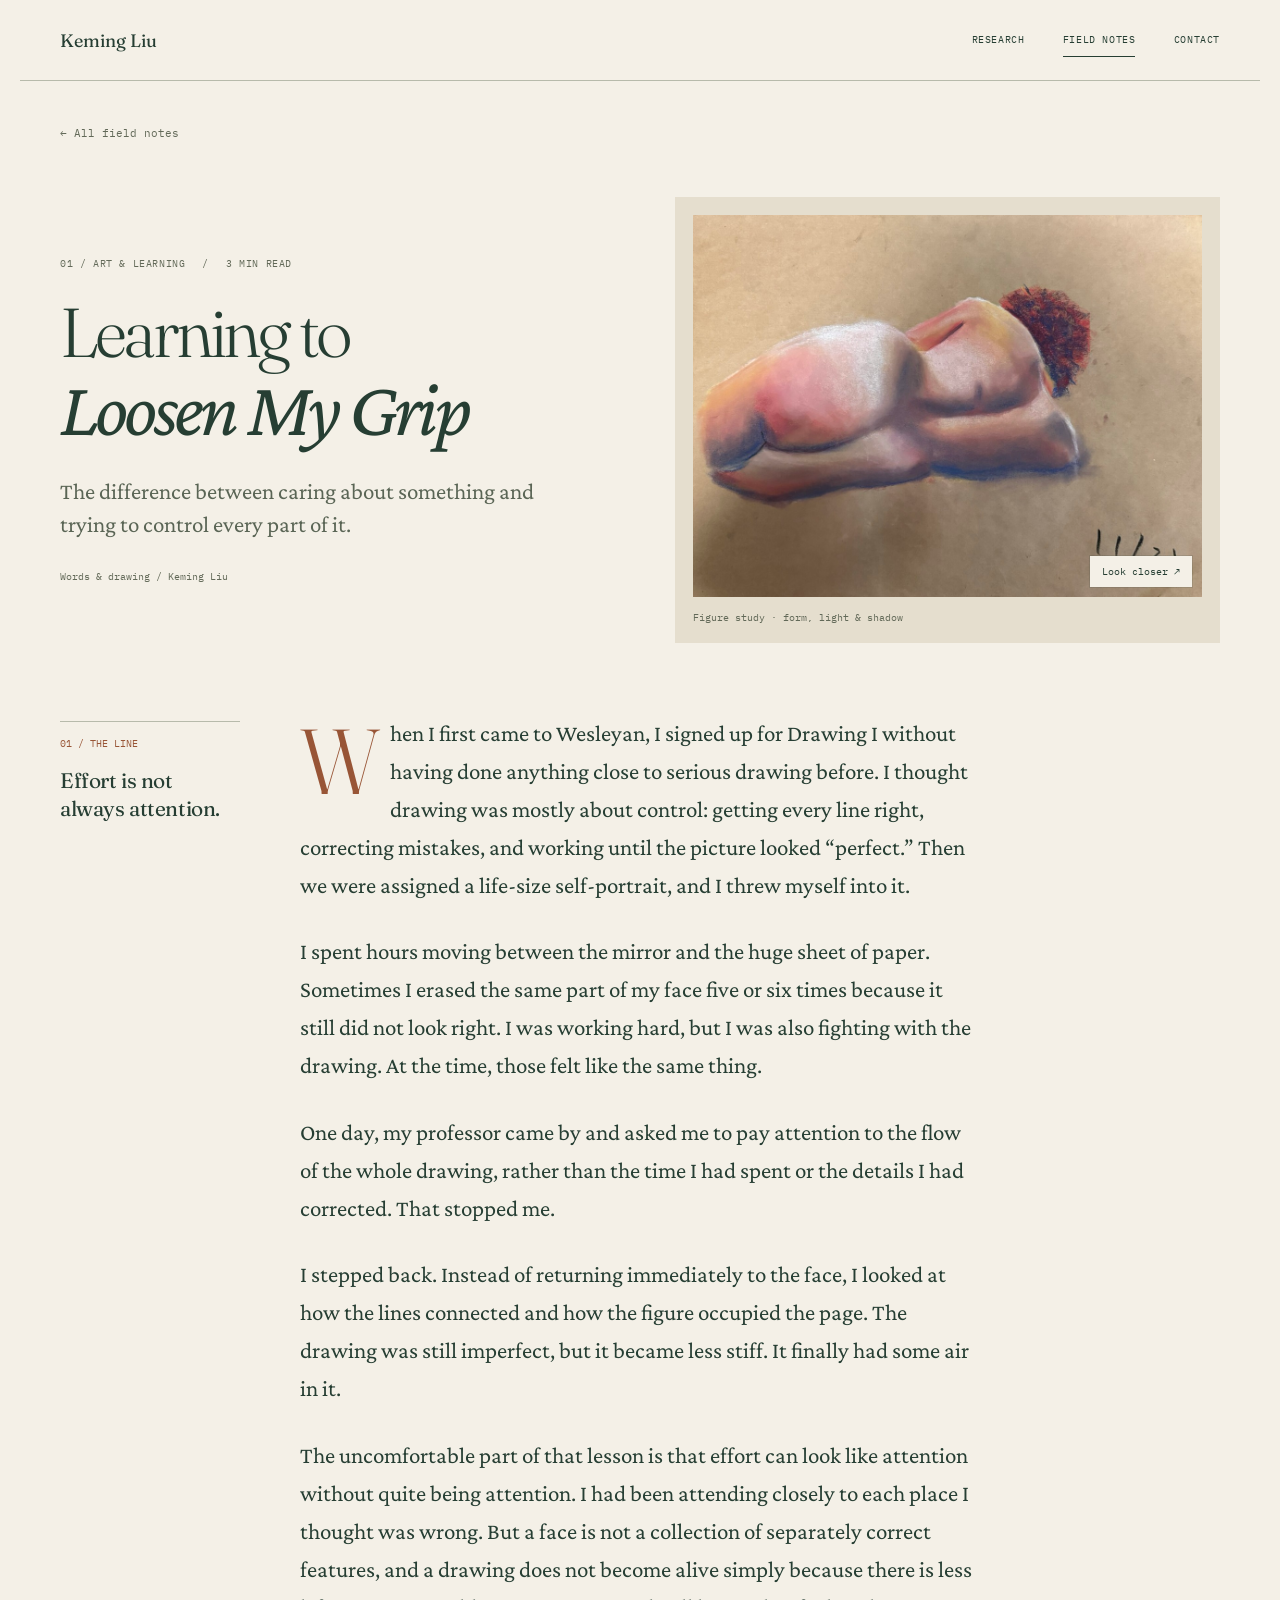
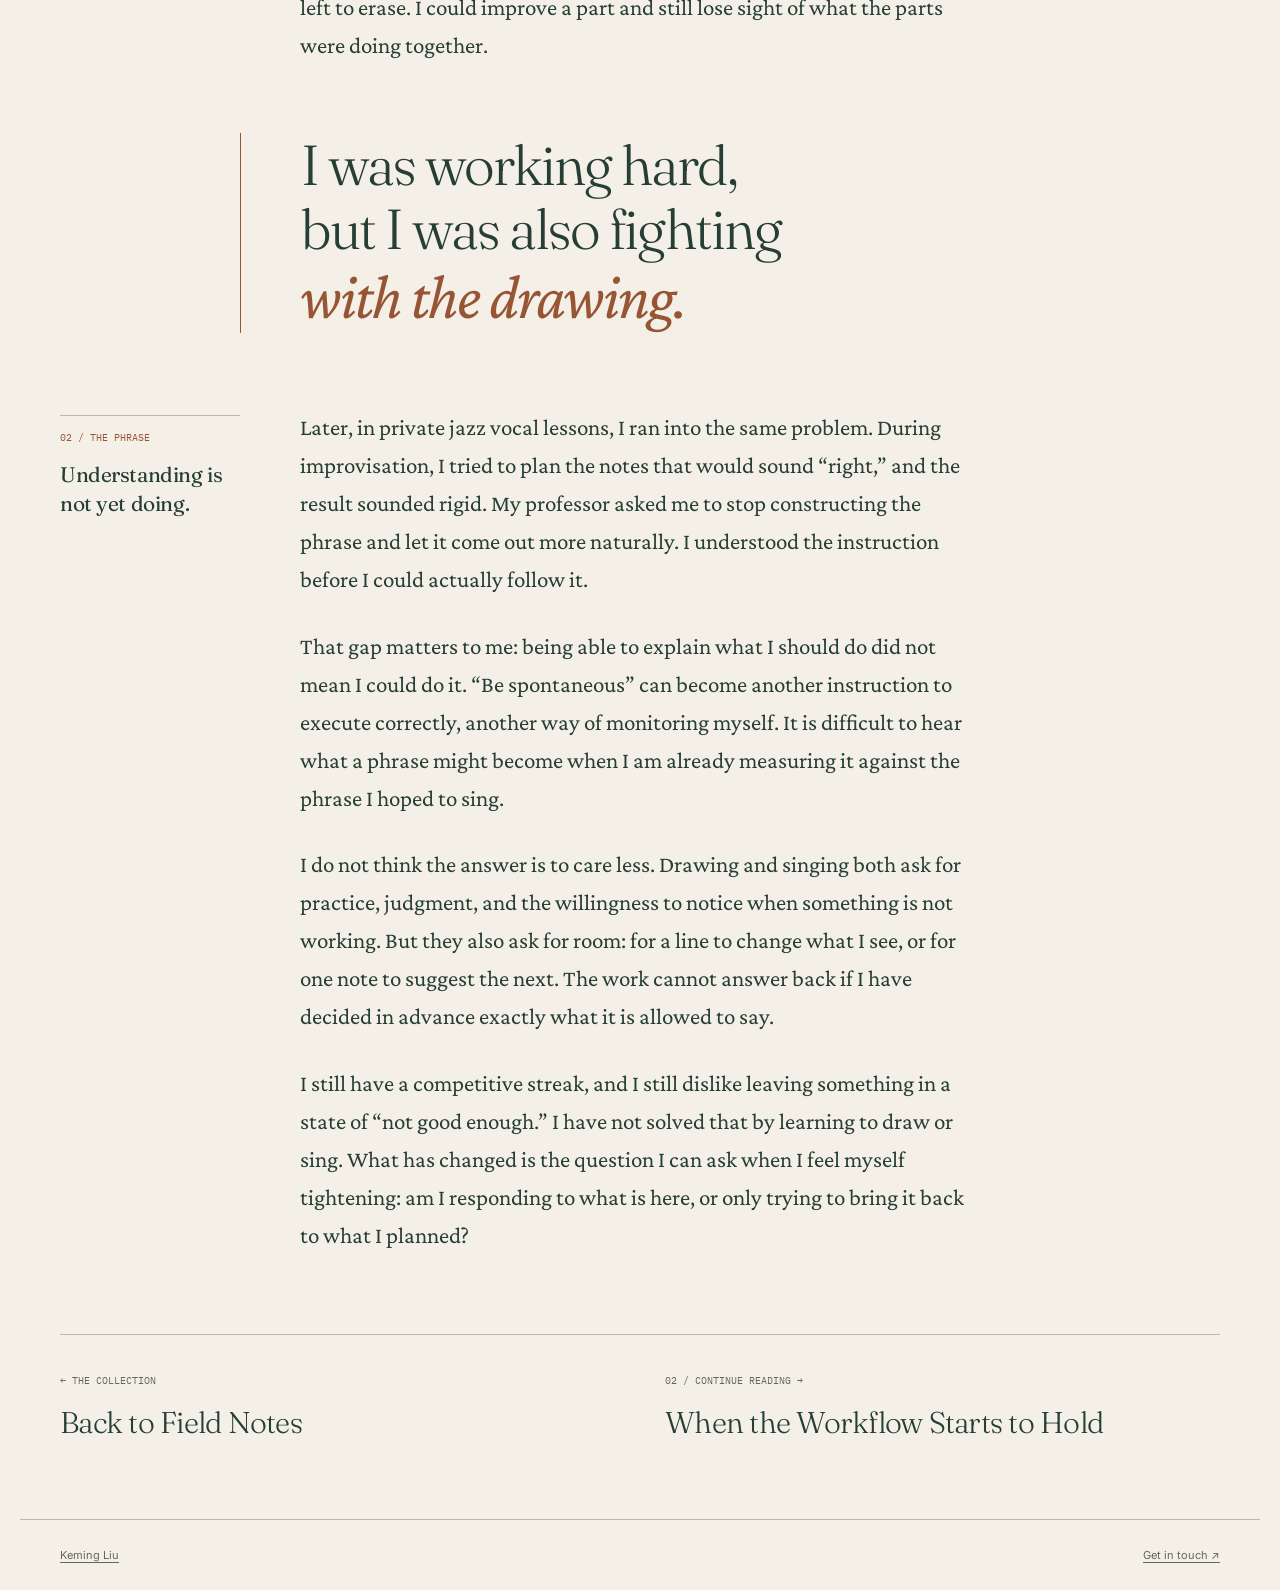
<file: notes/learning-to-loosen-my-grip/index.html>
<!DOCTYPE html>
<html lang="en">
<head>
    <meta charset="UTF-8">
    <meta name="viewport" content="width=device-width, initial-scale=1.0">
    <title>Learning to Loosen My Grip | Keming Liu</title>
    <meta name="description" content="A self-portrait and a jazz lesson changed how I recognize the difference between effort and control.">
    <meta name="theme-color" content="#f5f1e7">
    <link rel="canonical" href="https://kmiliu.github.io/notes/learning-to-loosen-my-grip/">
    <meta property="og:type" content="article">
    <meta property="og:title" content="Learning to Loosen My Grip">
    <meta property="og:description" content="A self-portrait and a jazz lesson changed how I recognize the difference between effort and control.">
    <meta property="og:url" content="https://kmiliu.github.io/notes/learning-to-loosen-my-grip/">
    <meta property="og:image" content="https://kmiliu.github.io/images/reflections/arts-in-the-flow-3.jpg">
    <meta property="og:image:alt" content="A colored drawing of a reclining figure">
    <meta name="twitter:card" content="summary_large_image">
    <link rel="icon" href="../../assets/favicon.svg" type="image/svg+xml">
    <link rel="preconnect" href="https://fonts.googleapis.com">
    <link rel="preconnect" href="https://fonts.gstatic.com" crossorigin>
    <link href="https://fonts.googleapis.com/css2?family=Crimson+Pro:wght@400;600&amp;family=Fraunces:opsz,wght@9..144,300;9..144,400&amp;family=IBM+Plex+Mono:wght@400&amp;family=Inter:wght@400;500;600&amp;display=swap" rel="stylesheet">
    <link href="../../assets/field-notes.css?v=20260928-font-restore" rel="stylesheet">
</head>
<body class="note-page note-art">
    <a class="skip-link" href="#essay">Skip to essay</a>
    <header class="note-site-header">
        <a class="note-logo" href="../../index.html#home">Keming Liu</a>
        <nav aria-label="Primary">
            <a href="../../index.html#projects">Research</a>
            <a href="../../index.html#reflections" aria-current="true">Field Notes</a>
            <a href="../../index.html#contact">Contact</a>
        </nav>
    </header>
    <main id="essay">
        <a class="note-back" href="../../index.html#reflections">← All field notes</a>
        <article aria-labelledby="note-title">
            <header class="note-header note-header--split">
                <div class="note-title-block">
                    <p class="note-meta">01 / Art &amp; learning <span aria-hidden="true">/</span> 3 min read</p>
                    <h1 id="note-title">Learning to <em>Loosen My Grip</em></h1>
                    <p class="note-deck">The difference between caring about something and trying to control every part of it.</p>
                    <p class="note-byline">Words &amp; drawing / Keming Liu</p>
                </div>
                <figure class="note-opening-art">
                    <img src="../../images/reflections/arts-in-the-flow-3.jpg" alt="A colored drawing of a reclining figure" width="1100" height="825" data-expand-image>
                    <figcaption>Figure study · form, light &amp; shadow</figcaption>
                </figure>
            </header>
            <div class="note-body">
                <section class="note-chapter" aria-labelledby="art-chapter-one">
                    <div class="note-margin"><span>01 / The line</span><h2 id="art-chapter-one">Effort is not always attention.</h2></div>
                    <div class="note-prose">
                <p>When I first came to Wesleyan, I signed up for Drawing I without having done anything close to serious drawing before. I thought drawing was mostly about control: getting every line right, correcting mistakes, and working until the picture looked “perfect.” Then we were assigned a life-size self-portrait, and I threw myself into it.</p>
                <p>I spent hours moving between the mirror and the huge sheet of paper. Sometimes I erased the same part of my face five or six times because it still did not look right. I was working hard, but I was also fighting with the drawing. At the time, those felt like the same thing.</p>
                <p>One day, my professor came by and asked me to pay attention to the flow of the whole drawing, rather than the time I had spent or the details I had corrected. That stopped me.</p>
                <p>I stepped back. Instead of returning immediately to the face, I looked at how the lines connected and how the figure occupied the page. The drawing was still imperfect, but it became less stiff. It finally had some air in it.</p>
                <p>The uncomfortable part of that lesson is that effort can look like attention without quite being attention. I had been attending closely to each place I thought was wrong. But a face is not a collection of separately correct features, and a drawing does not become alive simply because there is less left to erase. I could improve a part and still lose sight of what the parts were doing together.</p>
                    </div>
                </section>
                <blockquote class="note-pullquote"><p>I was working hard,<br>but I was also fighting<br><em>with the drawing.</em></p></blockquote>
                <section class="note-chapter" aria-labelledby="art-chapter-two">
                    <div class="note-margin"><span>02 / The phrase</span><h2 id="art-chapter-two">Understanding is not yet doing.</h2></div>
                    <div class="note-prose">
                <p>Later, in private jazz vocal lessons, I ran into the same problem. During improvisation, I tried to plan the notes that would sound “right,” and the result sounded rigid. My professor asked me to stop constructing the phrase and let it come out more naturally. I understood the instruction before I could actually follow it.</p>
                <p>That gap matters to me: being able to explain what I should do did not mean I could do it. “Be spontaneous” can become another instruction to execute correctly, another way of monitoring myself. It is difficult to hear what a phrase might become when I am already measuring it against the phrase I hoped to sing.</p>
                <p>I do not think the answer is to care less. Drawing and singing both ask for practice, judgment, and the willingness to notice when something is not working. But they also ask for room: for a line to change what I see, or for one note to suggest the next. The work cannot answer back if I have decided in advance exactly what it is allowed to say.</p>
                <p>I still have a competitive streak, and I still dislike leaving something in a state of “not good enough.” I have not solved that by learning to draw or sing. What has changed is the question I can ask when I feel myself tightening: am I responding to what is here, or only trying to bring it back to what I planned?</p>
                    </div>
                </section>
            </div>
        </article>
        <nav class="note-pagination" aria-label="More field notes">
            <a href="../../index.html#reflections"><span>← The collection</span><strong>Back to Field Notes</strong></a>
            <a rel="next" href="../when-the-workflow-starts-to-hold/"><span>02 / Continue reading →</span><strong>When the Workflow Starts to Hold</strong></a>
        </nav>
    </main>
    <footer class="note-footer"><a href="../../index.html#home">Keming Liu</a><a href="mailto:kliu02@wesleyan.edu">Get in touch ↗</a></footer>
    <script src="../../assets/field-notes.js" defer></script>
</body>
</html>
</file>
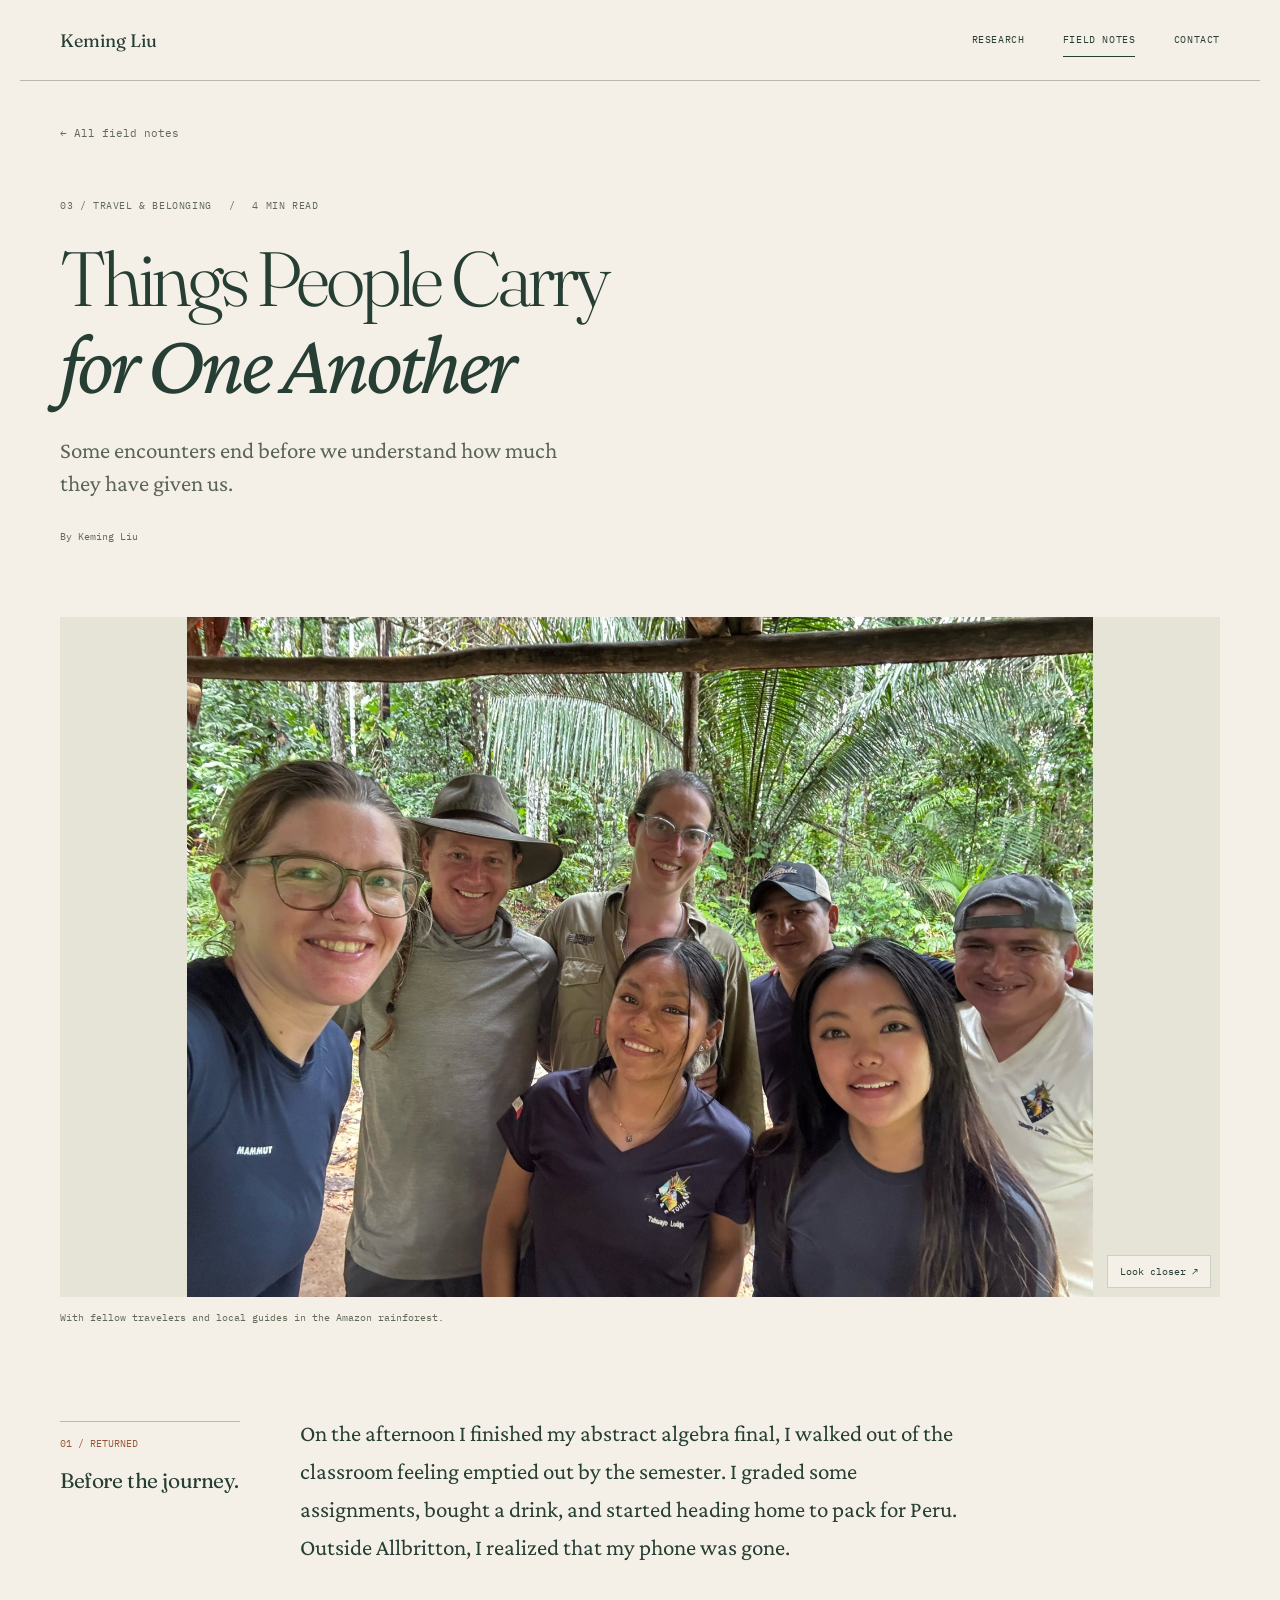
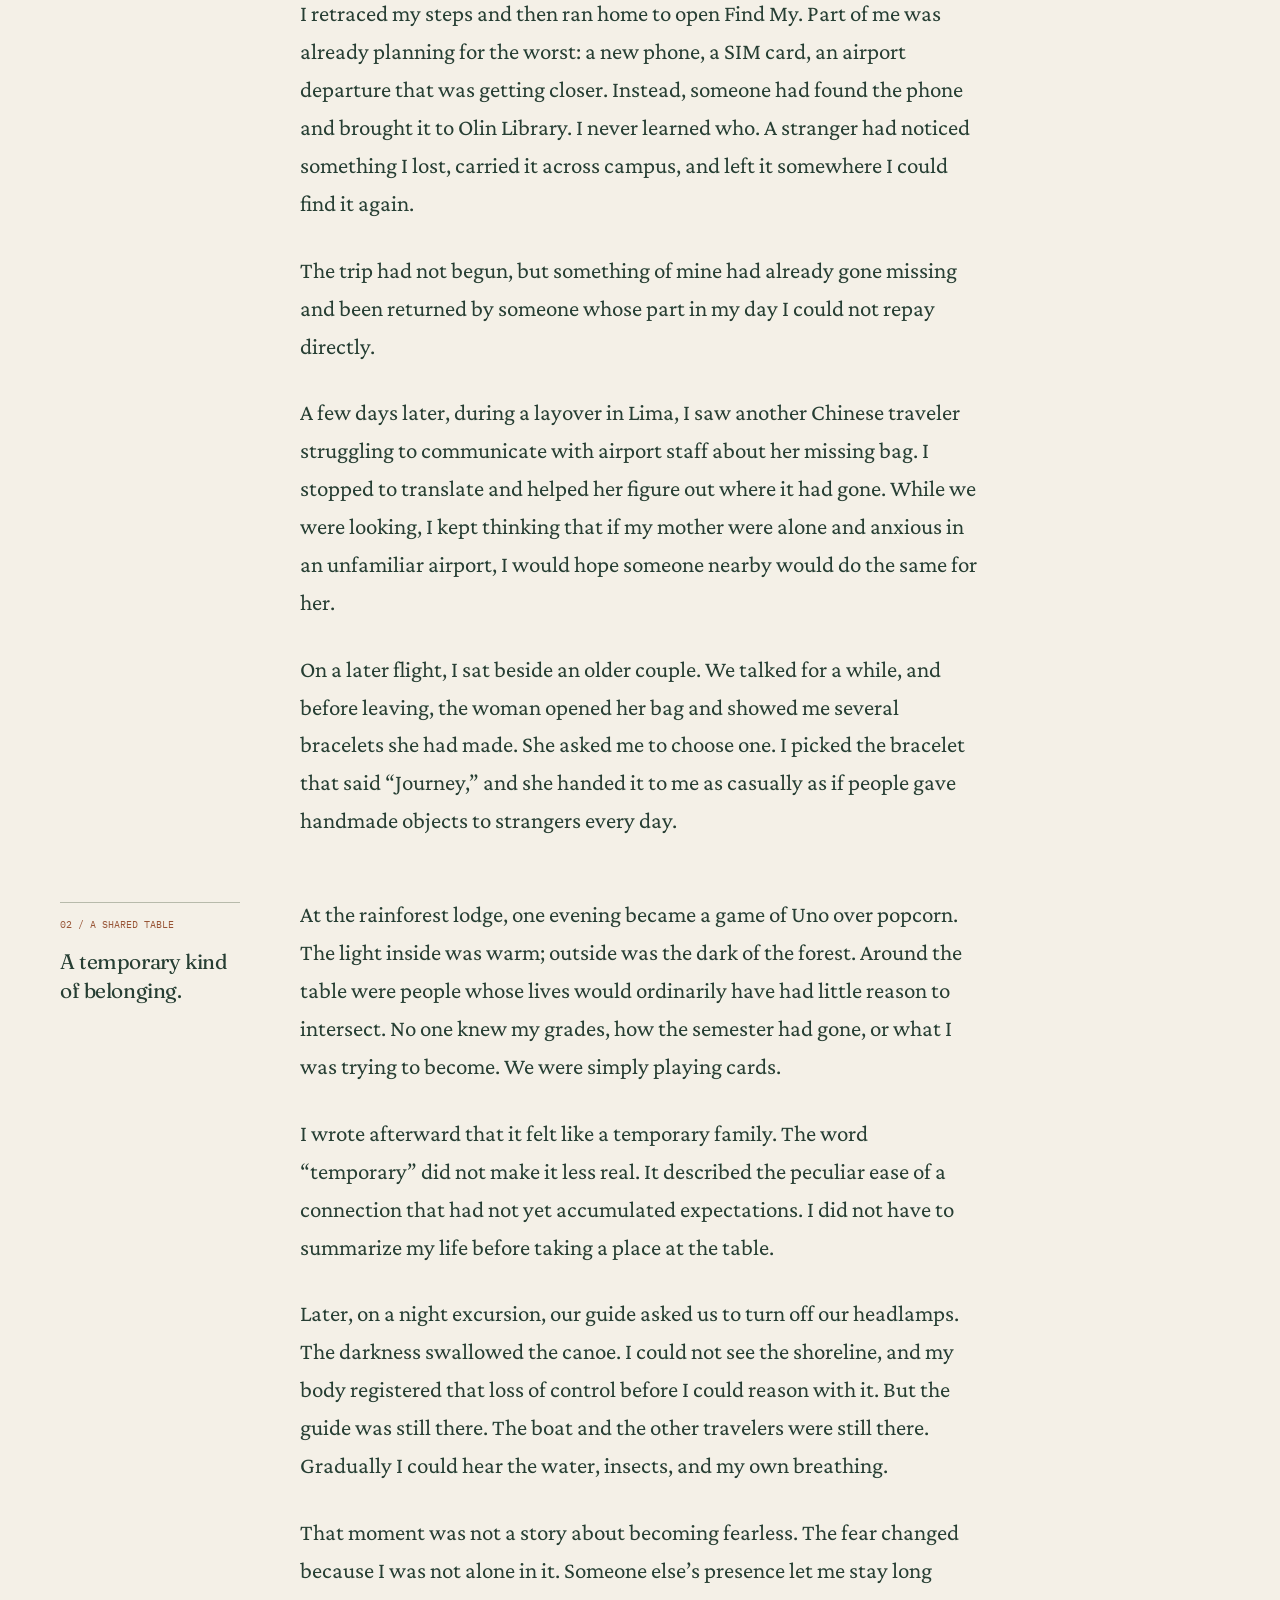
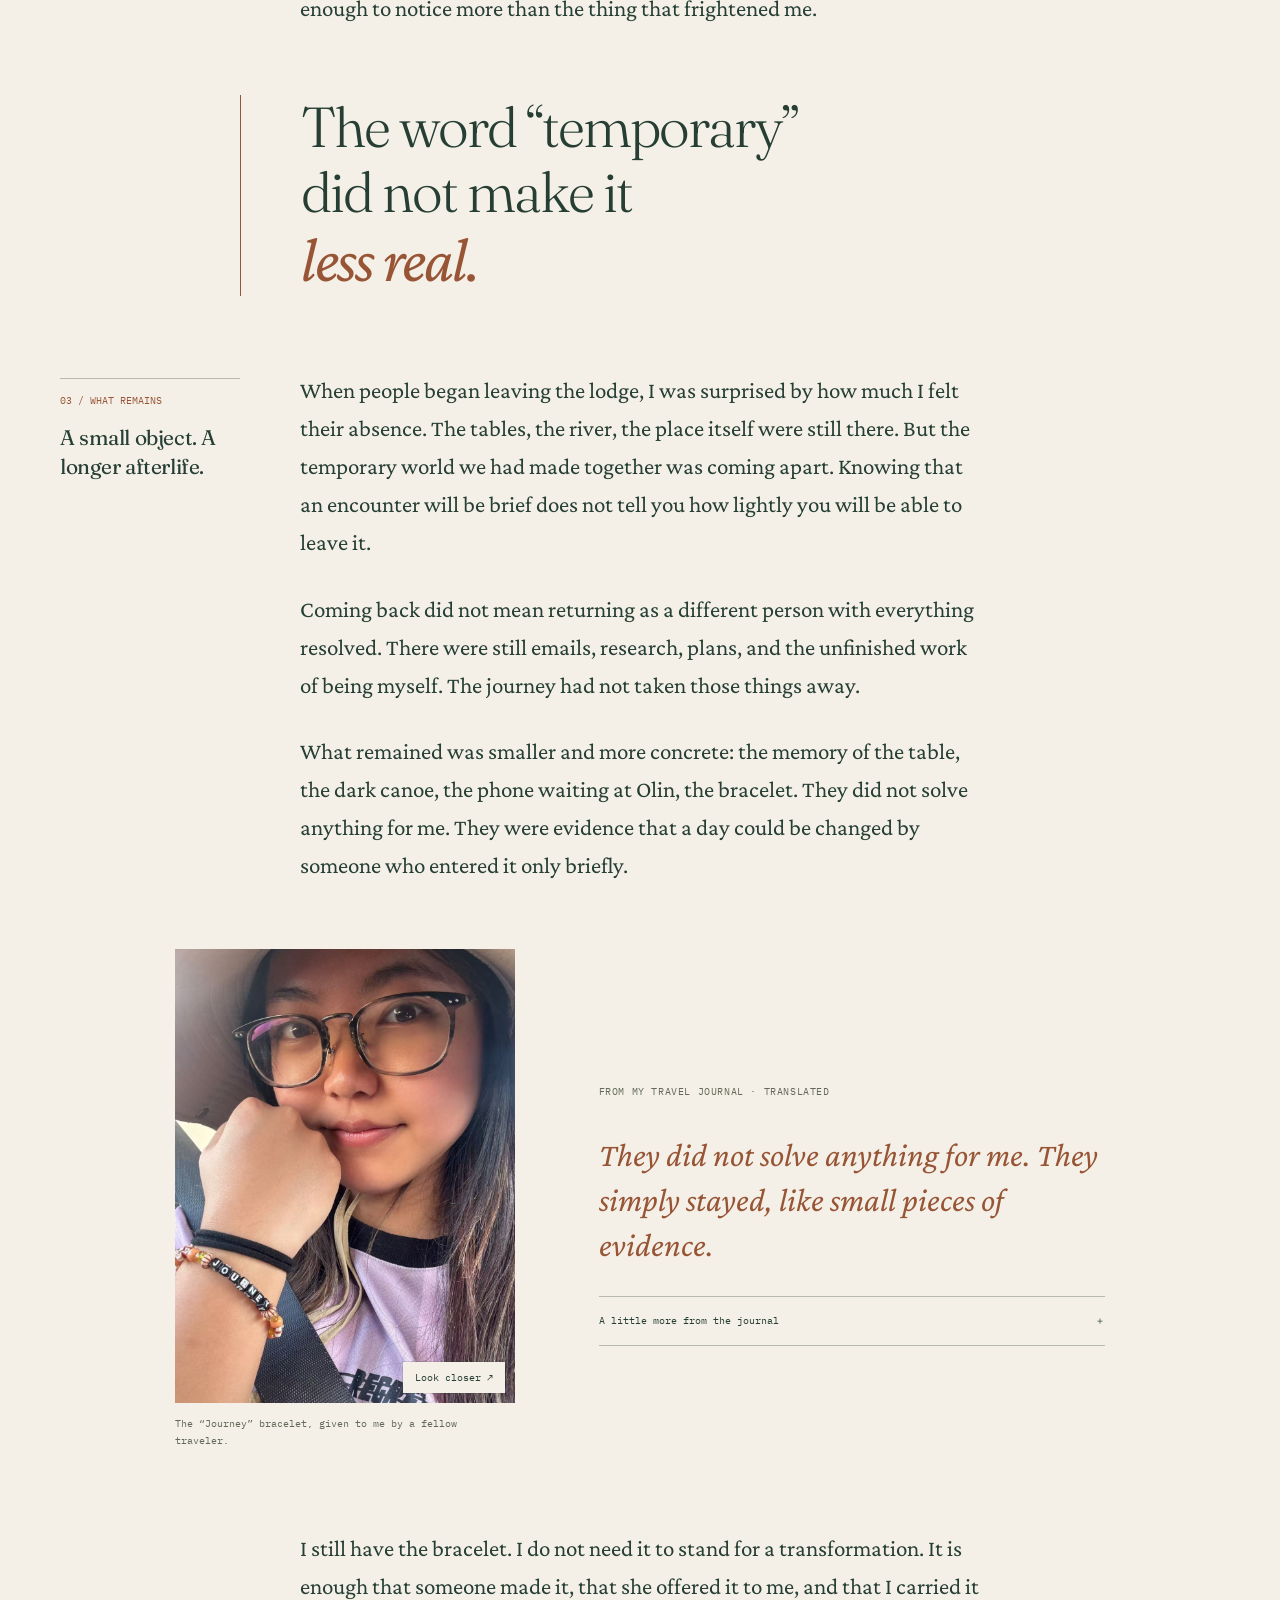
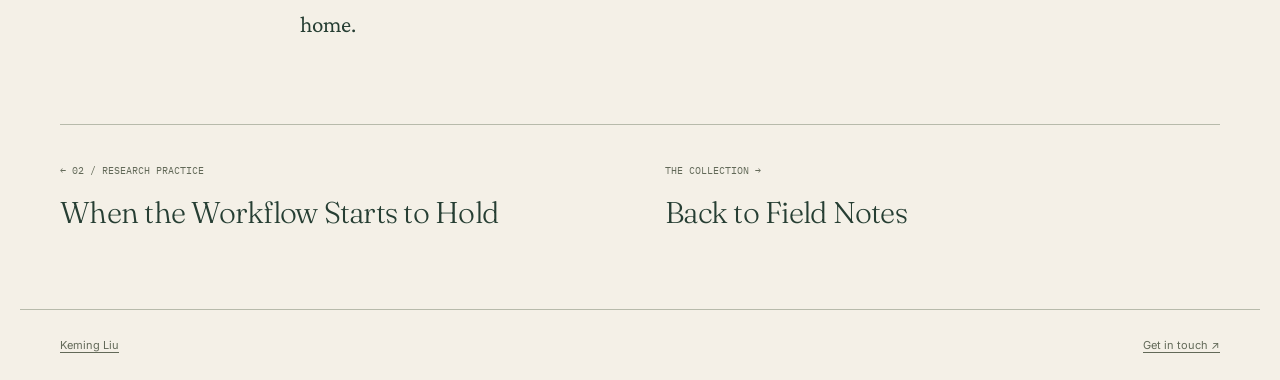
<file: notes/things-people-carry-for-one-another/index.html>
<!DOCTYPE html>
<html lang="en">
<head>
    <meta charset="UTF-8">
    <meta name="viewport" content="width=device-width, initial-scale=1.0">
    <title>Things People Carry for One Another | Keming Liu</title>
    <meta name="description" content="A returned phone, a table in the rainforest, and a bracelet that outlasted the encounter. On the weight of brief connections.">
    <meta name="theme-color" content="#f5f1e7">
    <link rel="canonical" href="https://kmiliu.github.io/notes/things-people-carry-for-one-another/">
    <meta property="og:type" content="article">
    <meta property="og:title" content="Things People Carry for One Another">
    <meta property="og:description" content="A returned phone, a table in the rainforest, and a bracelet that outlasted the encounter. On the weight of brief connections.">
    <meta property="og:url" content="https://kmiliu.github.io/notes/things-people-carry-for-one-another/">
    <meta property="og:image" content="https://kmiliu.github.io/images/reflections/people-carry-cover.jpg">
    <meta property="og:image:alt" content="Keming with a group beneath a shelter in the rainforest">
    <meta name="twitter:card" content="summary_large_image">
    <link rel="icon" href="../../assets/favicon.svg" type="image/svg+xml">
    <link rel="preconnect" href="https://fonts.googleapis.com">
    <link rel="preconnect" href="https://fonts.gstatic.com" crossorigin>
    <link href="https://fonts.googleapis.com/css2?family=Crimson+Pro:wght@400;600&amp;family=Fraunces:opsz,wght@9..144,300;9..144,400&amp;family=IBM+Plex+Mono:wght@400&amp;family=Inter:wght@400;500;600&amp;display=swap" rel="stylesheet">
    <link href="../../assets/field-notes.css?v=20260928-font-restore" rel="stylesheet">
</head>
<body class="note-page note-encounter">
    <a class="skip-link" href="#essay">Skip to essay</a>
    <header class="note-site-header">
        <a class="note-logo" href="../../index.html#home">Keming Liu</a>
        <nav aria-label="Primary">
            <a href="../../index.html#projects">Research</a>
            <a href="../../index.html#reflections" aria-current="true">Field Notes</a>
            <a href="../../index.html#contact">Contact</a>
        </nav>
    </header>
    <main id="essay">
        <a class="note-back" href="../../index.html#reflections">← All field notes</a>
        <article aria-labelledby="note-title">
            <header class="note-header">
                <p class="note-meta">03 / Travel &amp; belonging <span aria-hidden="true">/</span> 4 min read</p>
                <h1 id="note-title">Things People Carry <em>for One Another</em></h1>
                <p class="note-deck">Some encounters end before we understand how much they have given us.</p>
                <p class="note-byline">By Keming Liu</p>
            </header>
            <div class="note-body">
                <figure class="note-cover"><img src="../../images/reflections/people-carry-cover.jpg" alt="Keming with a group beneath a shelter in the rainforest" width="1600" height="1200" data-expand-image><figcaption>With fellow travelers and local guides in the Amazon rainforest.</figcaption></figure>
                <section class="note-chapter" aria-labelledby="travel-chapter-one">
                    <div class="note-margin"><span>01 / Returned</span><h2 id="travel-chapter-one">Before the journey.</h2></div>
                    <div class="note-prose">
                <p>On the afternoon I finished my abstract algebra final, I walked out of the classroom feeling emptied out by the semester. I graded some assignments, bought a drink, and started heading home to pack for Peru. Outside Allbritton, I realized that my phone was gone.</p>
                <p>I retraced my steps and then ran home to open Find My. Part of me was already planning for the worst: a new phone, a SIM card, an airport departure that was getting closer. Instead, someone had found the phone and brought it to Olin Library. I never learned who. A stranger had noticed something I lost, carried it across campus, and left it somewhere I could find it again.</p>
                <p>The trip had not begun, but something of mine had already gone missing and been returned by someone whose part in my day I could not repay directly.</p>
                <p>A few days later, during a layover in Lima, I saw another Chinese traveler struggling to communicate with airport staff about her missing bag. I stopped to translate and helped her figure out where it had gone. While we were looking, I kept thinking that if my mother were alone and anxious in an unfamiliar airport, I would hope someone nearby would do the same for her.</p>
                <p>On a later flight, I sat beside an older couple. We talked for a while, and before leaving, the woman opened her bag and showed me several bracelets she had made. She asked me to choose one. I picked the bracelet that said “Journey,” and she handed it to me as casually as if people gave handmade objects to strangers every day.</p>
                    </div>
                </section>
                <section class="note-chapter" aria-labelledby="travel-chapter-two">
                    <div class="note-margin"><span>02 / A shared table</span><h2 id="travel-chapter-two">A temporary kind of belonging.</h2></div>
                    <div class="note-prose">
                <p>At the rainforest lodge, one evening became a game of Uno over popcorn. The light inside was warm; outside was the dark of the forest. Around the table were people whose lives would ordinarily have had little reason to intersect. No one knew my grades, how the semester had gone, or what I was trying to become. We were simply playing cards.</p>
                <p>I wrote afterward that it felt like a temporary family. The word “temporary” did not make it less real. It described the peculiar ease of a connection that had not yet accumulated expectations. I did not have to summarize my life before taking a place at the table.</p>
                <p>Later, on a night excursion, our guide asked us to turn off our headlamps. The darkness swallowed the canoe. I could not see the shoreline, and my body registered that loss of control before I could reason with it. But the guide was still there. The boat and the other travelers were still there. Gradually I could hear the water, insects, and my own breathing.</p>
                <p>That moment was not a story about becoming fearless. The fear changed because I was not alone in it. Someone else’s presence let me stay long enough to notice more than the thing that frightened me.</p>
                    </div>
                </section>
                <blockquote class="note-pullquote"><p>The word “temporary”<br>did not make it<br><em>less real.</em></p></blockquote>
                <section class="note-chapter" aria-labelledby="travel-chapter-three">
                    <div class="note-margin"><span>03 / What remains</span><h2 id="travel-chapter-three">A small object. A longer afterlife.</h2></div>
                    <div class="note-prose">
                <p>When people began leaving the lodge, I was surprised by how much I felt their absence. The tables, the river, the place itself were still there. But the temporary world we had made together was coming apart. Knowing that an encounter will be brief does not tell you how lightly you will be able to leave it.</p>
                <p>Coming back did not mean returning as a different person with everything resolved. There were still emails, research, plans, and the unfinished work of being myself. The journey had not taken those things away.</p>
                <p>What remained was smaller and more concrete: the memory of the table, the dark canoe, the phone waiting at Olin, the bracelet. They did not solve anything for me. They were evidence that a day could be changed by someone who entered it only briefly.</p>
                    </div>
                </section>
                <div class="note-keepsake">
                    <figure><img src="../../images/reflections/journey-bracelet.jpg" alt="Keming wearing a beaded bracelet spelling Journey" width="1049" height="1400" loading="lazy" data-expand-image><figcaption>The “Journey” bracelet, given to me by a fellow traveler.</figcaption></figure>
                    <div>
                        <span class="note-meta">From my travel journal · translated</span>
                        <p class="note-journal-excerpt">They did not solve anything for me. They simply stayed, like small pieces of evidence.</p>
                        <details class="note-journal"><summary>A little more from the journal <span aria-hidden="true">＋</span></summary><div>
                            <p>There is something strange about the closeness of travel. It is brief, and perhaps that is why it shines so brightly.</p>
                            <p>It has not yet had time to grow into responsibility, or to become complicated.</p>
                            <p>It simply settles over you, lights something up, and is already preparing to leave.</p>
                        </div></details>
                    </div>
                </div>
                <div class="note-coda"><p>I still have the bracelet. I do not need it to stand for a transformation. It is enough that someone made it, that she offered it to me, and that I carried it home.</p></div>
            </div>
        </article>
        <nav class="note-pagination" aria-label="More field notes">
            <a rel="prev" href="../when-the-workflow-starts-to-hold/"><span>← 02 / Research practice</span><strong>When the Workflow Starts to Hold</strong></a>
            <a href="../../index.html#reflections"><span>The collection →</span><strong>Back to Field Notes</strong></a>
        </nav>
    </main>
    <footer class="note-footer"><a href="../../index.html#home">Keming Liu</a><a href="mailto:kliu02@wesleyan.edu">Get in touch ↗</a></footer>
    <script src="../../assets/field-notes.js" defer></script>
</body>
</html>
</file>
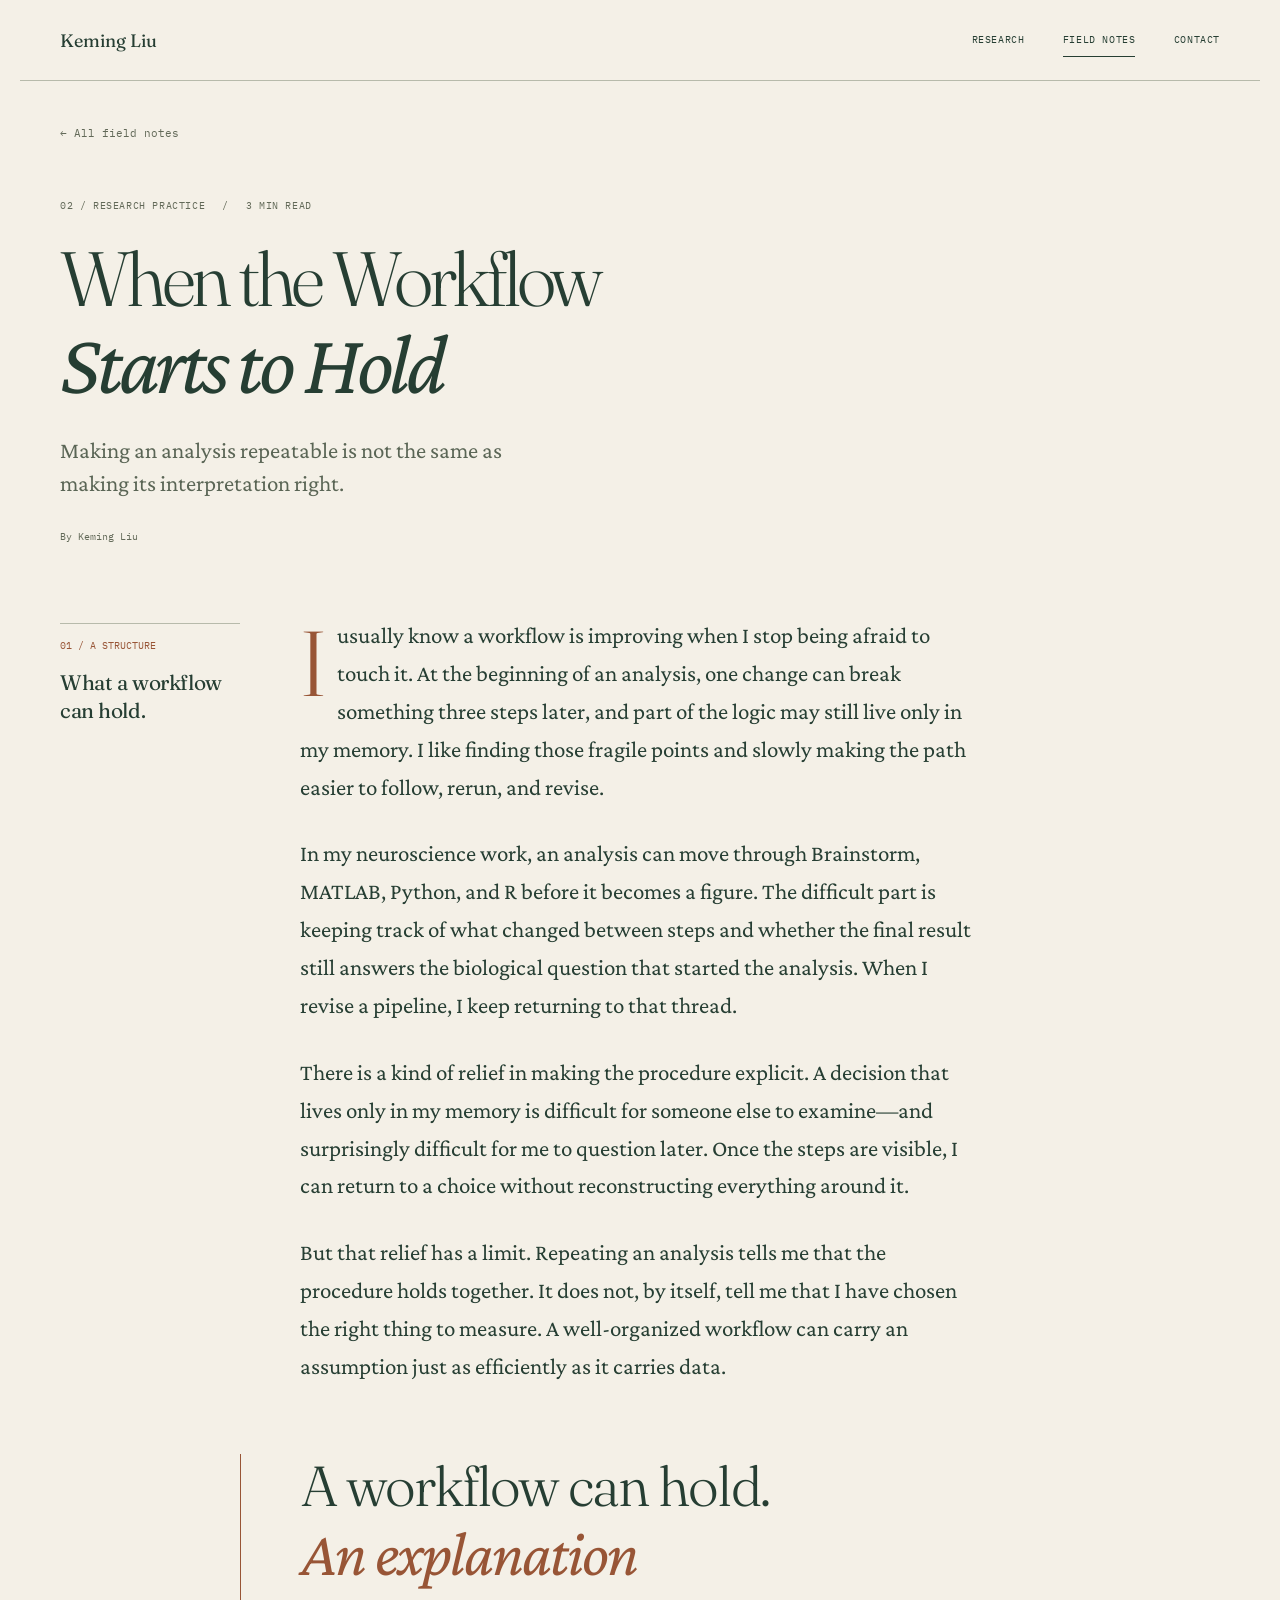
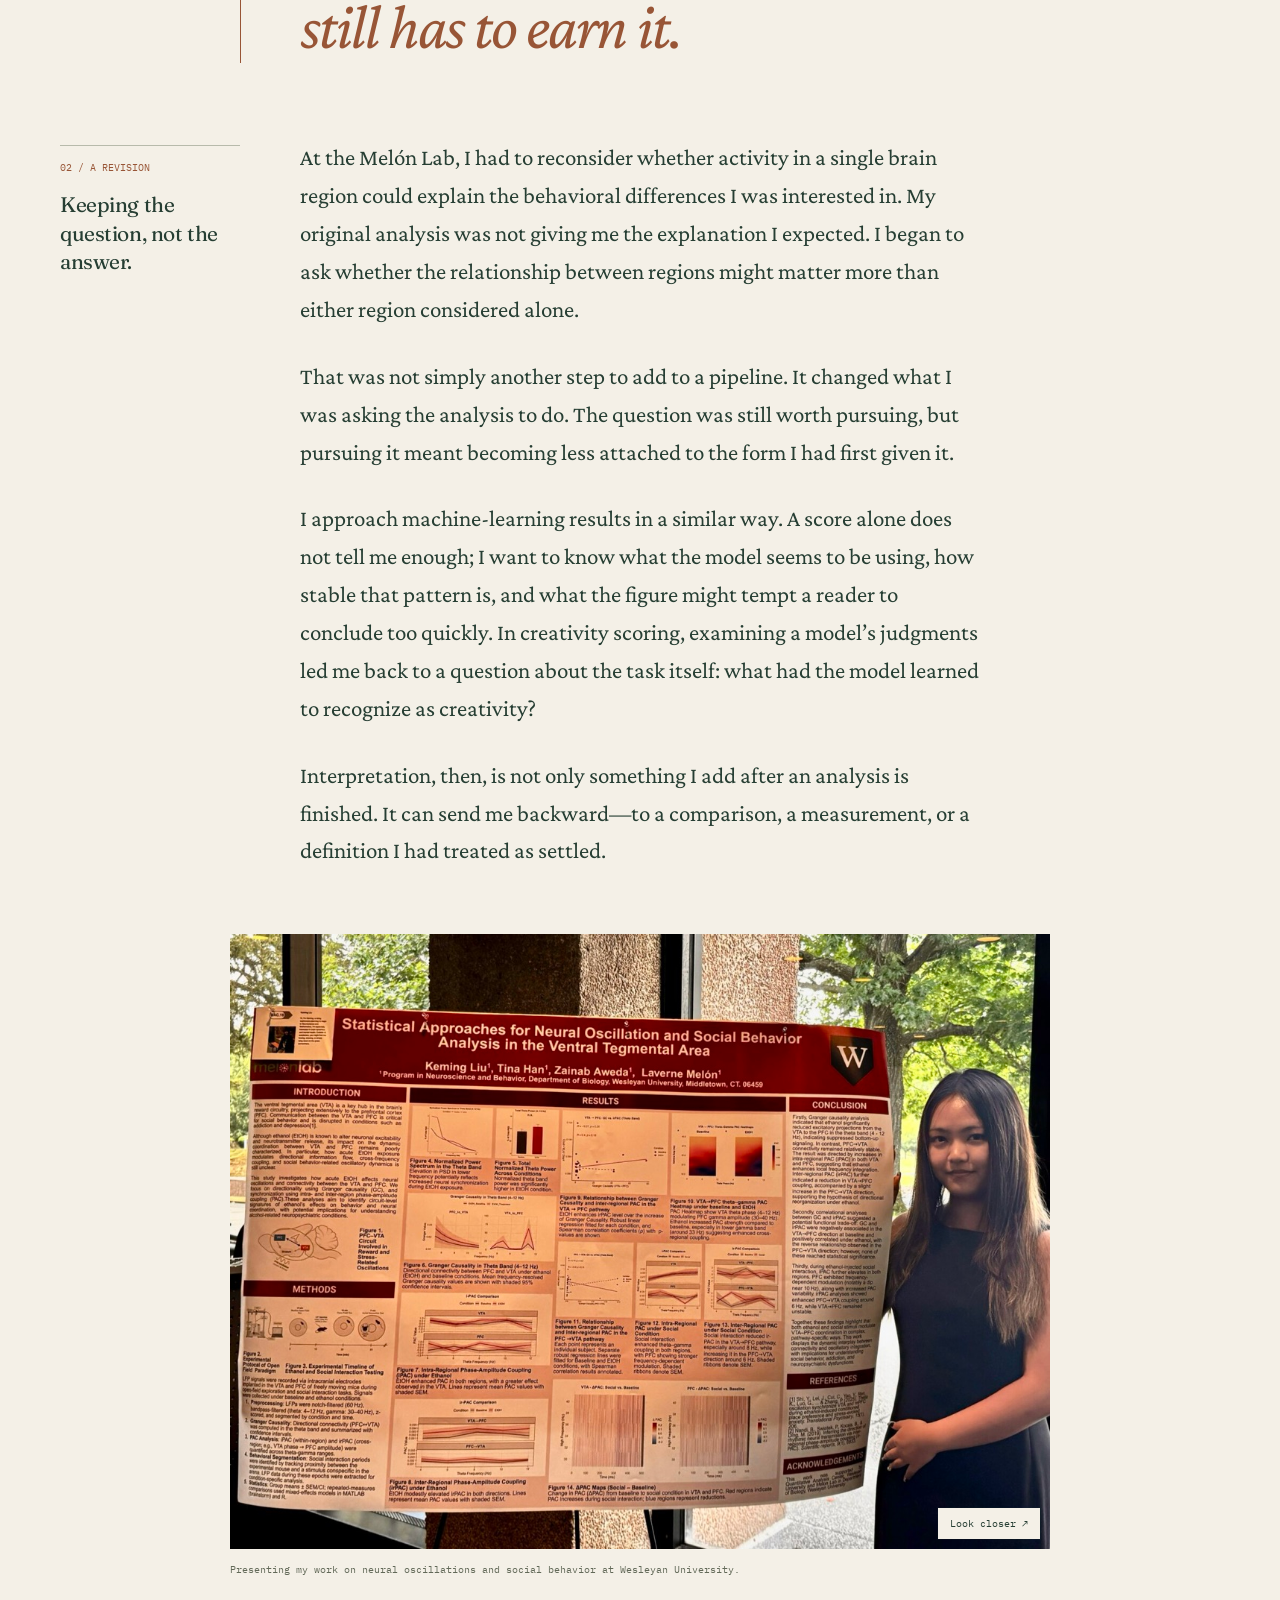
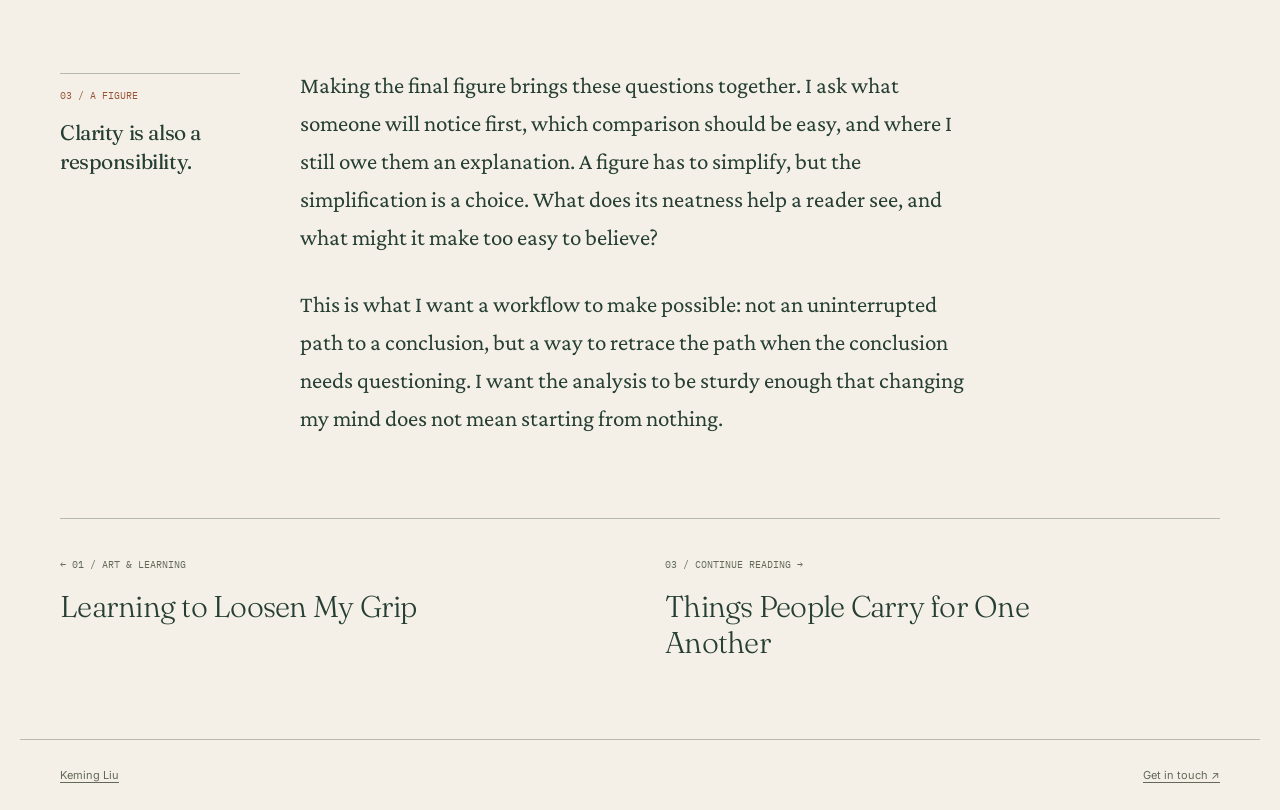
<file: notes/when-the-workflow-starts-to-hold/index.html>
<!DOCTYPE html>
<html lang="en">
<head>
    <meta charset="UTF-8">
    <meta name="viewport" content="width=device-width, initial-scale=1.0">
    <title>When the Workflow Starts to Hold | Keming Liu</title>
    <meta name="description" content="Making an analysis repeatable is not the same as making its interpretation right.">
    <meta name="theme-color" content="#f5f1e7">
    <link rel="canonical" href="https://kmiliu.github.io/notes/when-the-workflow-starts-to-hold/">
    <meta property="og:type" content="article">
    <meta property="og:title" content="When the Workflow Starts to Hold">
    <meta property="og:description" content="Making an analysis repeatable is not the same as making its interpretation right.">
    <meta property="og:url" content="https://kmiliu.github.io/notes/when-the-workflow-starts-to-hold/">
    <meta property="og:image" content="https://kmiliu.github.io/images/reflections/mastering-machine-2.jpg">
    <meta property="og:image:alt" content="Keming presenting a neuroscience research poster">
    <meta name="twitter:card" content="summary_large_image">
    <link rel="icon" href="../../assets/favicon.svg" type="image/svg+xml">
    <link rel="preconnect" href="https://fonts.googleapis.com">
    <link rel="preconnect" href="https://fonts.gstatic.com" crossorigin>
    <link href="https://fonts.googleapis.com/css2?family=Crimson+Pro:wght@400;600&amp;family=Fraunces:opsz,wght@9..144,300;9..144,400&amp;family=IBM+Plex+Mono:wght@400&amp;family=Inter:wght@400;500;600&amp;display=swap" rel="stylesheet">
    <link href="../../assets/field-notes.css?v=20260928-font-restore" rel="stylesheet">
</head>
<body class="note-page note-inquiry">
    <a class="skip-link" href="#essay">Skip to essay</a>
    <header class="note-site-header">
        <a class="note-logo" href="../../index.html#home">Keming Liu</a>
        <nav aria-label="Primary">
            <a href="../../index.html#projects">Research</a>
            <a href="../../index.html#reflections" aria-current="true">Field Notes</a>
            <a href="../../index.html#contact">Contact</a>
        </nav>
    </header>
    <main id="essay">
        <a class="note-back" href="../../index.html#reflections">← All field notes</a>
        <article aria-labelledby="note-title">
            <header class="note-header">
                <p class="note-meta">02 / Research practice <span aria-hidden="true">/</span> 3 min read</p>
                <h1 id="note-title">When the Workflow <em>Starts to Hold</em></h1>
                <p class="note-deck">Making an analysis repeatable is not the same as making its interpretation right.</p>
                <p class="note-byline">By Keming Liu</p>
            </header>
            <div class="note-body">
                <section class="note-chapter" aria-labelledby="work-chapter-one">
                    <div class="note-margin"><span>01 / A structure</span><h2 id="work-chapter-one">What a workflow can hold.</h2></div>
                    <div class="note-prose">
                <p>I usually know a workflow is improving when I stop being afraid to touch it. At the beginning of an analysis, one change can break something three steps later, and part of the logic may still live only in my memory. I like finding those fragile points and slowly making the path easier to follow, rerun, and revise.</p>
                <p>In my neuroscience work, an analysis can move through Brainstorm, MATLAB, Python, and R before it becomes a figure. The difficult part is keeping track of what changed between steps and whether the final result still answers the biological question that started the analysis. When I revise a pipeline, I keep returning to that thread.</p>
                <p>There is a kind of relief in making the procedure explicit. A decision that lives only in my memory is difficult for someone else to examine—and surprisingly difficult for me to question later. Once the steps are visible, I can return to a choice without reconstructing everything around it.</p>
                <p>But that relief has a limit. Repeating an analysis tells me that the procedure holds together. It does not, by itself, tell me that I have chosen the right thing to measure. A well-organized workflow can carry an assumption just as efficiently as it carries data.</p>
                    </div>
                </section>
                <blockquote class="note-pullquote"><p>A workflow can hold.<br><em>An explanation<br>still has to earn it.</em></p></blockquote>
                <section class="note-chapter" aria-labelledby="work-chapter-two">
                    <div class="note-margin"><span>02 / A revision</span><h2 id="work-chapter-two">Keeping the question, not the answer.</h2></div>
                    <div class="note-prose">
                <p>At the Melón Lab, I had to reconsider whether activity in a single brain region could explain the behavioral differences I was interested in. My original analysis was not giving me the explanation I expected. I began to ask whether the relationship between regions might matter more than either region considered alone.</p>
                <p>That was not simply another step to add to a pipeline. It changed what I was asking the analysis to do. The question was still worth pursuing, but pursuing it meant becoming less attached to the form I had first given it.</p>
                <p>I approach machine-learning results in a similar way. A score alone does not tell me enough; I want to know what the model seems to be using, how stable that pattern is, and what the figure might tempt a reader to conclude too quickly. In creativity scoring, examining a model’s judgments led me back to a question about the task itself: what had the model learned to recognize as creativity?</p>
                <p>Interpretation, then, is not only something I add after an analysis is finished. It can send me backward—to a comparison, a measurement, or a definition I had treated as settled.</p>
                    </div>
                </section>
                <figure class="note-wide-figure"><img src="../../images/reflections/mastering-machine-2.jpg" alt="Keming presenting a neuroscience research poster" width="1100" height="825" loading="lazy" data-expand-image><figcaption>Presenting my work on neural oscillations and social behavior at Wesleyan University.</figcaption></figure>
                <section class="note-chapter" aria-labelledby="work-chapter-three">
                    <div class="note-margin"><span>03 / A figure</span><h2 id="work-chapter-three">Clarity is also a responsibility.</h2></div>
                    <div class="note-prose">
                <p>Making the final figure brings these questions together. I ask what someone will notice first, which comparison should be easy, and where I still owe them an explanation. A figure has to simplify, but the simplification is a choice. What does its neatness help a reader see, and what might it make too easy to believe?</p>
                <p>This is what I want a workflow to make possible: not an uninterrupted path to a conclusion, but a way to retrace the path when the conclusion needs questioning. I want the analysis to be sturdy enough that changing my mind does not mean starting from nothing.</p>
                    </div>
                </section>
            </div>
        </article>
        <nav class="note-pagination" aria-label="More field notes">
            <a rel="prev" href="../learning-to-loosen-my-grip/"><span>← 01 / Art &amp; learning</span><strong>Learning to Loosen My Grip</strong></a>
            <a rel="next" href="../things-people-carry-for-one-another/"><span>03 / Continue reading →</span><strong>Things People Carry for One Another</strong></a>
        </nav>
    </main>
    <footer class="note-footer"><a href="../../index.html#home">Keming Liu</a><a href="mailto:kliu02@wesleyan.edu">Get in touch ↗</a></footer>
    <script src="../../assets/field-notes.js" defer></script>
</body>
</html>
</file>
<file: assets/site-refinements.css>
/* Research navigation refinements; Field Notes uses its own stylesheets. */

/* Make the research coordinates a route into a specific project. */
#coordinate-preview { min-height: 6rem; }
#home .coordinate-project-link {
    display: inline-flex; align-items: center; min-height: 44px;
    color: #f5f1e7; font: .7rem 'IBM Plex Mono', monospace;
    text-underline-offset: .4em;
}
#home .coordinate-project-link:hover { color: #e2b27c; }
#home .hero-observation a:focus-visible,
#home .hero-observation button:focus-visible { outline-color: #f5f1e7; }
#selected-projects:focus-visible { outline: 2px solid #214f3a; outline-offset: 4px; }
.carousel-controls { display: none; }

/* Read and browse project details without losing the page underneath. */
html.project-open { scroll-snap-type: none !important; }
.project-detail .project-content h1:focus { outline: none; }
.project-stepper {
    display: grid; grid-template-columns: 1fr 1fr; gap: 2rem;
    border-top: 1px solid #cbd2c6; margin-top: 3.5rem; padding-top: 1.5rem;
}
.project-stepper button {
    display: block; background: transparent; border: 0;
    padding: 1rem 0; text-align: left; color: #214f3a; cursor: pointer;
}
.project-stepper button span { display: block; font: .65rem 'IBM Plex Mono', monospace; text-transform: uppercase; letter-spacing: .05em; margin-bottom: .7rem; }
.project-stepper button strong { display: block; font: 400 1.3rem/1.3 'Fraunces', serif; }
.project-stepper button:hover:not(:disabled) strong { text-decoration: underline; text-underline-offset: .2em; }
.project-stepper button:disabled { color: #697068; opacity: .65; cursor: default; }
.project-photo-figure { margin: 2.5rem 0 3rem; }
.project-photo-figure--lead { margin-top: 1.5rem; }
.project-photo-figure--lead img { aspect-ratio: 16 / 9; height: auto; object-position: 50% 65%; }
.project-photo-figure img {
    display: block; width: 100%; height: auto; aspect-ratio: 1204 / 678;
    object-fit: cover; border: 1px solid #c5cebd;
}
.project-photo-figure figcaption {
    display: flex; justify-content: space-between; gap: 1.5rem;
    padding-top: .75rem; color: #5b685d; font: .72rem/1.55 'IBM Plex Mono', monospace;
}
.project-photo-figure figcaption span { color: #315944; text-transform: uppercase; letter-spacing: .055em; }
#projects .projects-grid.is-filtered { grid-auto-flow: row; }
#projects .projects-grid.is-filtered .project-card { grid-column: span 6; }

/* Keep the chapter composition, but never pull vertical scrolling to a snap point. */
html.home-chapters, html.home-chapters body { scroll-snap-type: none; }
#home .home-research.reveal, #home .editorial-about.reveal {
    opacity: 1; transform: none; transition: none; will-change: auto;
}
html.home-chapters #home .editorial-about-photo { transition: none; }

/* Static color field + an overscanned grid: depth without repainting gradients. */
#home .editorial-hero::before {
    background: linear-gradient(135deg, #f3f0e7 0%, #e8eee8 58%, #f1eadf 120%);
}
#home .hero-depth-grid {
    position: absolute; left: 50%; top: 0; width: 100vw; height: 100%;
    transform: translateX(-50%); overflow: hidden; pointer-events: none; z-index: -1;
}
#home .hero-depth-grid::before {
    content: ''; position: absolute; inset: -80px 0;
    background-image: linear-gradient(rgba(33,79,58,.04) 1px, transparent 1px), linear-gradient(90deg, rgba(33,79,58,.04) 1px, transparent 1px);
    background-size: 80px 80px;
    transform: translate3d(0, var(--cover-depth-y, 0px), 0);
}
#home .hero-observation { transform: translate3d(0, var(--panel-depth-y, 0px), 0); transition: none; }
/* Keep hover displacement and scrolling depth on separate axes of the same transform. */
#home .editorial-project .fingerprint,
#home .editorial-project.is-pointer-active .fingerprint {
    transform: translate3d(var(--shift-x, 0px), calc(var(--shift-y, 0px) + var(--research-depth-y, 0px)), 0);
    transition: opacity .25s ease;
}
@media (prefers-reduced-motion: no-preference) {
    html.home-chapters #home .hero-depth-grid::before,
    html.home-chapters #home .hero-observation,
    html.home-chapters #home .editorial-project .fingerprint,
    html.home-chapters #home .editorial-about-photo { will-change: transform; }
}
@media (max-width: 980px) {
    html.home-chapters #home .editorial-projects { scroll-snap-type: x mandatory; scroll-padding: 0; padding-right: 1rem; }
    html.home-chapters #home .editorial-project { scroll-snap-align: start; }
    .carousel-controls {
        display: flex; align-items: center; justify-content: space-between;
        gap: 1rem; margin-top: 1rem;
    }
    .carousel-controls button { min-height: 44px; padding: .5rem .75rem; background: transparent; border: 1px solid #9cae9d; color: #214f3a; font: .72rem 'Inter', sans-serif; cursor: pointer; }
    .carousel-controls button:disabled { opacity: .45; cursor: default; }
    .carousel-controls button:hover:not(:disabled) { background: #dce5dd; }
    .carousel-controls span { color: #59665e; font: .7rem 'IBM Plex Mono', monospace; }
}
@media (max-width: 600px) {
    .project-stepper { gap: 1.1rem; }
    .project-stepper button strong { font-size: 1.05rem; }
    .project-photo-figure figcaption { display: block; }
    .project-photo-figure figcaption span { display: block; margin-bottom: .35rem; }
}
@media (prefers-reduced-motion: reduce) {
    html.home-chapters { scroll-snap-type: none; scroll-behavior: auto; }
    #home .editorial-projects { scroll-behavior: auto; }
    #home .hero-depth-grid::before, #home .hero-observation,
    #home .editorial-project .fingerprint, #home .editorial-project.is-pointer-active .fingerprint,
    html.home-chapters #home .editorial-about-photo { transform: none; will-change: auto; }
}
</file>
<file: assets/field-notes-index.css>
/* A small editorial collection, deliberately distinct from the research index. */
#reflections.page-section { background: #f4f0e7; padding: 112px 0 60px; color: #263e33; }
#reflections.page-section > .container { max-width: 1240px; padding: 0 48px; }
#reflections .fn-masthead { margin-bottom: 54px; }
#reflections .fn-edition, #reflections .fn-entry-meta, #reflections .fn-index-line {
    display: flex; justify-content: space-between; gap: 16px;
    font: 400 10px/1.7 'IBM Plex Mono', monospace; letter-spacing: .07em; text-transform: uppercase;
}
#reflections .fn-edition { border-bottom: 1px solid #a6ada0; padding-bottom: 16px; color: #586557; }
#reflections .fn-heading-row { display: flex; align-items: center; justify-content: space-between; gap: 28px; padding: 24px 0 32px; }
#reflections .fn-heading-row h2 { margin: 0; padding: 0; position: relative; color: #263e33; font: 300 clamp(70px, 9.2vw, 128px)/1.04 'Fraunces', serif; letter-spacing: -.065em; white-space: nowrap; }
#reflections .fn-heading-row h2::after { display: none; }
#reflections em { font-family: 'Crimson Pro', Georgia, serif; font-weight: 400; }
#reflections .fn-asterisk { display: inline-block; font: 300 .42em/1 Georgia, serif; color: #a0583b; vertical-align: top; margin: .15em 0 0 .17em; }
#reflections .fn-heading-row > p { margin: 0; font: 400 17px/1.6 'Crimson Pro', Georgia, serif; color: #596153; }
#reflections .fn-index-line { padding-top: 15px; border-top: 1px solid #a6ada0; text-transform: none; letter-spacing: 0; color: #626857; }
#reflections .fn-collection { display: grid; grid-template-columns: repeat(12, minmax(0, 1fr)); column-gap: 7%; row-gap: 96px; }
#reflections .fn-entry { color: #263e33; text-decoration: none; min-width: 0; }
#reflections .fn-art { grid-column: 1 / 8; }
#reflections .fn-inquiry { grid-column: 8 / -1; margin-top: 105px; }
#reflections .fn-entry-meta { color: #646552; margin: 23px 0 14px; font-size: 10px; letter-spacing: .025em; }
#reflections .fn-entry h3 { margin: 0 0 14px; font: 300 clamp(32px, 3.5vw, 49px)/1.1 'Fraunces', serif; letter-spacing: -.04em; text-wrap: balance; }
#reflections .fn-entry h3 em { font-size: 1.12em; line-height: .95; }
#reflections .fn-entry > p, #reflections .fn-travel-copy > p { max-width: 39ch; font: 400 16px/1.65 'Inter', sans-serif; margin: 0; color: #566153; }
#reflections .fn-read { display: inline-flex; align-items: center; gap: 25px; font: 400 11px/1.5 'IBM Plex Mono', monospace; padding: 17px 0 9px; border-bottom: 1px solid #919a88; margin-top: 12px; }
#reflections .fn-read > span { font-size: 19px; transition: transform .25s ease; }
#reflections .fn-entry:hover .fn-read > span, #reflections .fn-entry:focus-visible .fn-read > span { transform: translate(3px, -3px); }
#reflections .fn-entry:focus-visible { outline: 2px solid #a0583b; outline-offset: 10px; }
#reflections .fn-art-frame { position: relative; padding: 18px 18px 47px; background: #e5dece; }
#reflections .fn-art-frame img { width: 100%; height: auto; display: block; transition: filter .35s ease; }
#reflections .fn-image-label { position: absolute; bottom: 15px; left: 18px; color: #635c4f; font: 9px/1.5 'IBM Plex Mono', monospace; }
#reflections .fn-type-study { background: #304c3e; color: #f4f0e7; padding: 30px; margin: 0 0 26px; min-height: 340px; display: flex; flex-direction: column; justify-content: space-between; }
#reflections .fn-type-study > span { font: 9px/1.6 'IBM Plex Mono', monospace; letter-spacing: .04em; }
#reflections .fn-type-study > p { color: #f4f0e7; margin: 32px 0; font: 300 clamp(30px, 3vw, 42px)/1.14 'Fraunces', serif; letter-spacing: -.035em; }
#reflections .fn-type-study em { color: #e4ca9f; font-size: 1.1em; }
#reflections .fn-inquiry .fn-entry-meta { margin-top: 0; }
#reflections .fn-inquiry h3 { font-size: clamp(29px, 2.6vw, 37px); }
#reflections .fn-rule-mark { border-top: 1px solid #829281; padding-top: 13px; }
#reflections .fn-process-study { padding: 26px; }
#reflections .fn-process-study svg { width: 100%; height: auto; display: block; margin: 16px 0; overflow: visible; }
#reflections .fn-process-study svg path { fill: none; stroke: #c7cbb0; stroke-width: 1; }
#reflections .fn-process-study svg circle { fill: #e4ca9f; }
#reflections .fn-process-study svg text { fill: #e3e7d8; font: 9px 'IBM Plex Mono', monospace; text-anchor: middle; letter-spacing: 1px; }
#reflections .fn-process-study svg .inquiry-center { font: italic 27px 'Crimson Pro', Georgia, serif; letter-spacing: 0; fill: #e4ca9f; }
#reflections .inquiry-orbit { stroke-dasharray: 4 6; transition: stroke-dashoffset .7s ease; }
#reflections .fn-inquiry:is(:hover, :focus-visible) .inquiry-orbit { stroke-dashoffset: -20; }
#reflections .fn-encounter { grid-column: 1 / -1; display: grid; grid-template-columns: 1.12fr 1fr; gap: 7%; border-top: 1px solid #a6ada0; padding-top: 48px; align-items: center; }
#reflections .fn-travel-frame { overflow: hidden; }
#reflections .fn-travel-frame img { display: block; width: 100%; height: auto; transition: transform .6s ease; }
@media (hover: hover) { #reflections .fn-encounter:hover img { transform: scale(1.025); } }
#reflections .fn-travel-copy .fn-entry-meta { margin-top: 0; }
#reflections .fn-fragment { display: block; border-left: 1px solid #a0583b; padding-left: 16px; margin-top: 34px; font: italic 400 21px/1.5 'Crimson Pro', Georgia, serif; color: #736052; }
#reflections .fn-fragment-credit { display: block; margin: 12px 0 0 17px; font: 9px 'IBM Plex Mono', monospace; color: #70695c; }
#reflections .fn-colophon { margin: 80px 0 0; border-top: 1px solid #a6ada0; padding-top: 20px; font: 400 17px/1.5 'Crimson Pro', Georgia, serif; font-style: italic; color: #606859; }
@media (max-width: 980px) {
    #reflections .fn-heading-row { align-items: flex-start; flex-direction: column; gap: 18px; }
    #reflections .fn-heading-row > p br { display: none; }
    #reflections .fn-heading-row > p { max-width: 30ch; font-size: 20px; }
    #reflections .fn-collection { column-gap: 5%; }
    #reflections .fn-type-study { padding: 24px; min-height: 300px; }
    #reflections .fn-entry-meta { flex-wrap: wrap; gap: 3px 12px; }
}
@media (max-width: 720px) {
    #reflections.page-section { padding-top: 96px; }
    #reflections.page-section > .container { padding: 0 24px; }
    #reflections .fn-edition { flex-wrap: wrap; gap: 4px; }
    #reflections .fn-edition > span:last-child { display: none; }
    #reflections .fn-masthead { margin-bottom: 30px; }
    #reflections .fn-heading-row h2 { font-size: clamp(57px, 12.4vw, 86px); }
    #reflections .fn-heading-row > p { max-width: 28ch; }
    #reflections .fn-index-line > span:last-child { display: none; }
    #reflections .fn-collection { display: block; }
    #reflections .fn-inquiry { display: block; margin-top: 60px; }
    #reflections .fn-type-study { min-height: 280px; }
    #reflections .fn-type-study > p { font-size: 39px; }
    #reflections .fn-entry h3 { font-size: 38px; }
    #reflections .fn-encounter { display: block; margin-top: 60px; padding-top: 32px; }
    #reflections .fn-travel-copy { padding-top: 24px; }
    #reflections .fn-art-frame { padding: 12px 12px 41px; }
    #reflections .fn-image-label { left: 12px; font-size: 8px; }
    #reflections .fn-colophon { margin-top: 48px; }
}
@media (max-width: 420px) {
    body[data-page="reflections"] > nav .container { flex-wrap: wrap; padding: 10px 24px; gap: 2px; }
    body[data-page="reflections"] > nav ul { width: 100%; justify-content: space-between; overflow: visible; gap: 10px; }
    body[data-page="reflections"] > nav ul a { display: flex; align-items: center; min-height: 40px; }
    #reflections.page-section { padding-top: 126px; }
}
@media (prefers-reduced-motion: reduce) {
    #reflections .fn-entry *, #reflections > .container > * { animation: none !important; transition: none !important; }
}
</file>
<file: assets/research-explorers.css>
/* Question-led research index. The homepage and Field Notes remain independent. */
#projects.page-section { padding-top: 112px; }
#projects > .container > h2 { font-size: clamp(56px,7vw,84px); }
#projects > .container > .section-intro { margin-bottom: 40px; }
#academic-more .home-panel-title { font-size: clamp(25px,3vw,34px); margin-bottom: 0; }
#academic-more .project-filters { margin-top: 24px; }
#projects .project-card::after { display: none; }
#projects .project-card .project-context { margin: 0 0 16px; max-width: none; font: 10px/1.7 'IBM Plex Mono', monospace; letter-spacing: .055em; text-transform: uppercase; color: #736350; }
#projects .project-card .project-brief { display: grid; gap: 15px; margin: 10px 0 22px; }
#projects .project-card .project-brief > div { display: grid; grid-template-columns: 100px minmax(0,1fr); gap: 12px; }
#projects .project-card dt { font: 10px/1.7 'IBM Plex Mono', monospace; text-transform: uppercase; letter-spacing: .03em; color: #596958; padding-top: 3px; }
#projects .project-card dd { margin: 0; color: #526154; font: 14px/1.65 'Inter', sans-serif; }
#projects .project-open-cue { display: flex; align-items: center; justify-content: space-between; gap: 12px; font: 11px/1.7 'IBM Plex Mono', monospace; color: #214f3a; margin-top: auto; padding-top: 12px; }
#projects .project-open-cue > span { font-size: 20px; transition: transform .2s; }
#projects .project-card:hover .project-open-cue > span, #projects .project-card:focus-visible .project-open-cue > span { transform: translate(3px,-3px); }
#projects .project-card .project-tags { margin-top: 0; padding-top: 12px; opacity: .85; }
#projects .project-card[data-project="salk"] { grid-column: 1 / -1; padding-right: 2rem; }
#projects .project-card[data-project="salk"] h3 { max-width: 26ch; font-size: clamp(2.3rem,4vw,3.4rem); }
#projects .project-card[data-project="salk"] .project-brief { grid-template-columns: 1fr 1fr; gap: 36px; max-width: 900px; }
#projects .project-card[data-project="salk"] .project-brief > div { display: block; }
#projects .project-card[data-project="salk"] dt { margin-bottom: 7px; }
#projects .projects-grid.is-filtered .project-card[data-project="salk"] { grid-column: 1 / -1; }

/* Two visual essays: generous drawing space, a short caption, details on demand. */
#projects .projects-grid .project-card:nth-child(n + 4) { grid-column: span 6; }
#projects .project-card.project-card--visual {
    grid-column: span 6; min-width: 0; min-height: 0;
    padding: 30px 0 30px; background: transparent;
}
#projects .project-card.project-card--visual:hover { padding-left: 0; background: transparent; }
#projects .project-card.project-card--visual::before { top: 31px; left: auto; right: 0; }
#projects .project-card.project-card--visual .project-context { padding-right: 32px; margin: 0; color: #415945; }
#projects .project-card.project-card--visual h3 { font-size: clamp(28px, 2.8vw, 39px); line-height: 1.14; letter-spacing: -.035em; margin: 26px 0 12px; max-width: none; }
#projects .project-card.project-card--visual .project-deck { margin: 0 0 20px; max-width: 37ch; min-height: 3.4em; font: 13px/1.7 'Inter', sans-serif; color: #59675b; }
#projects .project-card.project-card--visual .project-open-cue { border-top: 1px solid #d9ded1; padding-top: 16px; }
.project-plate { margin: 24px 0 0; padding: 26px 22px 14px; background: #e9ede2; }
.project-plate--tokens { background: #ede9de; }
.project-plate--mutation { background: #ede9de; }
.mutation-ring { transform-box: fill-box; transform-origin: center; transition: transform .4s ease; }
#projects .project-card--visual:is(:hover, :focus-visible) .mutation-ring { transform: scale(1.2); }
.project-plate svg { display: block; width: 100%; height: auto; overflow: visible; }
.project-plate figcaption { display: flex; justify-content: space-between; flex-wrap: wrap; gap: 6px 16px; margin-top: 16px; font: 9px/1.7 'IBM Plex Mono', monospace; color: #62705e; }
.project-plate figcaption span { color: #6d7064; }
.plate-labels { fill: #586552; font: 10px 'IBM Plex Mono', monospace; letter-spacing: 1px; }
.plate-guides { color: #71836a; opacity: .15; stroke-width: 1; }
.plate-axis { fill: none; stroke: #71836a; stroke-width: 1; opacity: .3; }
.signal-window { fill: #8f9f78; opacity: .13; transition: transform .65s ease, opacity .65s ease; }
.signal-trace { fill: none; stroke-width: 1.8; stroke-linecap: round; stroke-linejoin: round; }
.signal-trace--vta { stroke: #325d43; }
.signal-trace--pfc { stroke: #9b704c; }
.token-source { color: #5c7159; opacity: .55; }
.token-links { color: #8a8e76; stroke-dasharray: 2 5; opacity: .35; transition: opacity .5s; }
.token-attribution { opacity: .7; transition: opacity .5s; }
#projects .project-card--visual:is(:hover, :focus-visible) .signal-window { transform: translateX(45px); opacity: .23; }
#projects .project-card--visual:is(:hover, :focus-visible) .token-attribution,
#projects .project-card--visual:is(:hover, :focus-visible) .token-links { opacity: 1; }
@media (max-width: 760px) {
    #projects .project-card.project-card--visual { padding: 28px 0; }
    #projects .project-card.project-card--visual h3 { font-size: 32px; }
    #projects .project-card.project-card--visual .project-deck { min-height: 0; }
    .project-plate { padding: 24px 18px 14px; }
}
@media (prefers-reduced-motion: reduce) {
    .project-plate * { transition: none !important; transform: none !important; }
}

/* Scoped interaction modules: no invented measurements or simulated policy outcomes. */
.project-detail .research-explorer { margin: 42px 0; padding: 30px; border: 1px solid #b6c0ae; background: #f1f0e5; color: #263e33; border-radius: 0; }
.research-explorer .explorer-kicker { display: block; font: 10px/1.6 'IBM Plex Mono', monospace; text-transform: uppercase; letter-spacing: .06em; color: #646a59; }
.research-explorer .explorer-heading h2 { margin: 18px 0 16px; padding: 0; color: #263e33; font: 300 clamp(30px,3.3vw,44px)/1.12 'Fraunces', serif; letter-spacing: -.035em; }
.research-explorer .explorer-heading h2::after { display: none; }
.research-explorer .explorer-heading h2 em { font-family: 'Crimson Pro', Georgia, serif; font-weight: 400; }
.research-explorer .explorer-heading p { margin: 0 0 22px; max-width: 59ch; font: 14px/1.7 'Inter', sans-serif; color: #536153; }
.research-explorer .explorer-disclaimer { padding: 12px 0; border-top: 1px solid #b6c0ae; border-bottom: 1px solid #b6c0ae; color: #795137; font: 10px/1.7 'IBM Plex Mono', monospace; }
.research-explorer .explorer-footnote { margin: 16px 0 0; font: 11px/1.7 'Inter', sans-serif; color: #626b5e; }
.research-explorer button { color: #263e33; font: 12px/1.5 'Inter', sans-serif; min-height: 44px; cursor: pointer; }
.research-explorer button:focus-visible, .research-explorer input:focus-visible, .research-explorer [tabindex]:focus-visible { outline: 2px solid #9b623b; outline-offset: 4px; }
.rat-image-grid { display: grid; grid-template-columns: 1fr 1fr; gap: 16px; margin: 22px 0 28px; }
.rat-image-grid figure { margin: 0; min-width: 0; }
.rat-image-grid figcaption { color: #4f604e; font: 10px/1.7 'IBM Plex Mono', monospace; margin-bottom: 10px; }
.rat-image-grid canvas { display: block; width: 100%; height: auto; border: 1px solid #aab5a0; image-rendering: pixelated; }
.rat-controls { display: grid; grid-template-columns: 1fr 1fr; gap: 36px; align-items: start; }
.rat-gap-control label { margin-bottom: 12px; padding: 0; color: #334a36; font: 11px/1.6 'IBM Plex Mono', monospace; }
.rat-gap-control label { display: flex; justify-content: space-between; gap: 14px; }
.rat-gap-control output { color: #815637; }
.rat-gap-control input { width: 100%; min-height: 32px; margin: 0; accent-color: #315039; cursor: ew-resize; }
.rat-range-labels { display: flex; justify-content: space-between; font: 10px 'IBM Plex Mono', monospace; color: #626b5e; }
.research-explorer .explorer-reading { margin-top: 26px; border-left: 2px solid #a46d45; padding: 0 0 0 20px; }
.research-explorer #rat-condition-question { margin: 10px 0; color: #263e33; font: 400 23px/1.35 'Crimson Pro', Georgia, serif; }
.research-explorer #rat-condition-limit { margin: 0; font: 13px/1.7 'Inter', sans-serif; color: #576551; }
.research-explorer .explorer-bottom { display: flex; justify-content: space-between; align-items: center; gap: 24px; padding-top: 20px; margin-top: 22px; border-top: 1px solid #b6c0ae; }
.research-explorer .explorer-bottom p { margin: 0; max-width: 45ch; font: 11px/1.7 'Inter', sans-serif; color: #626b5e; }
.research-explorer #rat-reset { border: 0; background: transparent; padding: 8px 0; white-space: nowrap; text-decoration: underline; text-underline-offset: 5px; font-size: 11px; }
.metric-tabs { display: flex; border-bottom: 1px solid #a9b59f; gap: 0; }
.metric-tabs button { padding: 12px 18px; border: 0; border-bottom: 2px solid transparent; background: transparent; }
.metric-tabs button[aria-selected="true"] { background: #e2e6d7; border-color: #304f3b; }
.metric-panel { padding: 26px 0 0; }
.metric-panel[hidden] { display: none; }
.metric-map { display: grid; grid-template-columns: 1fr 44px 1fr; align-items: center; margin-bottom: 25px; }
.metric-node { display: flex; align-items: center; justify-content: center; min-height: 92px; padding: 15px; border: 1px solid #a9b59f; text-align: center; font: 400 22px/1.3 'Crimson Pro', Georgia, serif; }
.metric-node--accent { background: #e2e6d7; }
.metric-link { text-align: center; font: 400 25px 'Crimson Pro', Georgia, serif; color: #8e653c; }
.metric-explanation { margin: 0; display: grid; gap: 18px; }
.metric-explanation > div { display: grid; grid-template-columns: 135px minmax(0,1fr); gap: 15px; }
.metric-explanation dt { font: 10px/1.7 'IBM Plex Mono', monospace; text-transform: uppercase; color: #7b593d; }
.metric-explanation dd { margin: 0; font: 14px/1.7 'Inter', sans-serif; color: #364d39; }
.explorer-source { display: inline-block; margin-top: 20px; padding: 10px 0; color: #42553f; font: 10px/1.7 'IBM Plex Mono', monospace; text-underline-offset: 4px; }
.boolean-seed { display: flex; gap: 12px; margin: 24px 0; }
.boolean-seed button { display: flex; align-items: center; gap: 24px; background: transparent; border: 1px solid #9cae95; padding: 10px 18px; }
.boolean-seed button[aria-pressed="true"] { background: #315944; color: #fff; }
.boolean-seed button span { font-family: 'IBM Plex Mono', monospace; }
.boolean-timeline { display: grid; grid-template-columns: 18px repeat(7, minmax(0, 1fr)); gap: 8px; margin: 24px 0; }
.boolean-timeline > div { display: grid; gap: 8px; text-align: center; }
.boolean-row-labels > span:not(:first-child) { display: grid; place-items: center; height: 48px; font: 10px 'IBM Plex Mono', monospace; color: #586552; }
.boolean-row-labels > span:first-child::before { content: '\00a0'; }
.boolean-timeline > div > span:first-child { font: 10px 'IBM Plex Mono', monospace; color: #586552; padding-bottom: 8px; }
.boolean-bit { display: grid; place-items: center; height: 48px; background: #e0e5d7; color: #586552; font: 12px 'IBM Plex Mono', monospace; }
.boolean-bit.is-on { background: #315944; color: #fff; }
.boolean-timeline > div:last-child .boolean-bit { outline: 1px solid #a97851; outline-offset: 2px; }
@media (max-width: 420px) { .boolean-seed button { padding: 8px 14px; gap: 16px; } .boolean-timeline { gap: 5px; } .boolean-bit, .boolean-row-labels > span:not(:first-child) { height: 38px; } }
@media (max-width: 760px) {
    .project-detail { scroll-padding-top: 76px; }
    .project-detail > .close-btn { top: 0; right: 0; left: 0; width: 100%; min-height: 60px; padding: 16px 24px; text-align: left; border: 0; border-bottom: 1px solid #c4ccbd; border-radius: 0; background: #f5f1e7; box-shadow: none; }
    #projects .project-card[data-project="salk"] { padding-right: 0; }
    #projects .project-card[data-project="salk"] h3 { font-size: 2.2rem; }
    #projects .project-card .project-brief > div { display: block; }
    #projects .project-card[data-project="salk"] .project-brief { grid-template-columns: 1fr; gap: 15px; }
    #projects .project-card dt { margin-bottom: 5px; }
    .project-detail .research-explorer { padding: 22px; }
    .rat-controls { grid-template-columns: 1fr; gap: 25px; }
    .rat-image-grid { gap: 10px; }
    .research-explorer .explorer-bottom { display: block; }
    .research-explorer #rat-reset { margin-top: 12px; }
    .metric-tabs button { flex: 1; padding: 10px 9px; font-size: 11px; }
    .metric-explanation > div { display: block; }
    .metric-explanation dt { margin-bottom: 7px; }
    .metric-map { grid-template-columns: 1fr 28px 1fr; }
    .metric-node { padding: 12px 8px; font-size: 19px; }
}
@media (max-width: 420px) {
    body[data-page="projects"] > nav .container { flex-wrap: wrap; padding: 10px 24px; gap: 2px; }
    body[data-page="projects"] > nav ul { width: 100%; justify-content: space-between; overflow: visible; gap: 10px; }
    body[data-page="projects"] > nav ul a { display: flex; align-items: center; min-height: 40px; }
    #projects.page-section { padding-top: 126px; }
    .project-detail .research-explorer { padding: 18px; }
    .research-explorer .explorer-heading h2 { font-size: 29px; }
}
@media (prefers-reduced-motion: reduce) {
    .research-explorer *, #projects .project-open-cue > span { transition: none !important; animation: none !important; }
}
</file>
<file: assets/site-system.css>
/* Timeline layout and the requested homepage name treatment. */
:root {
    --font-body: 'Inter', sans-serif;
    --font-display: 'Fraunces', Georgia, serif;
    --type-ink: #263e33;
    --type-muted: #5b685d;
    --type-rule: #c5cebd;
}
#home .editorial-hero-copy h1 {
    font-family: 'Fraunces', serif;
    font-style: normal;
    font-weight: 700;
    margin-bottom: clamp(28px, 3vw, 42px);
}
#academic-more .projects-grid { margin-top: 28px; }

/* A chronological research ledger, with dates on a continuous vertical rail. */
#academic-background { --rail-x: 188px; }
#academic-background > h3 { font: 300 clamp(30px, 4vw, 45px)/1.15 var(--font-display); letter-spacing: -.035em; margin-bottom: 18px; }
#academic-background .timeline-themes { gap: 24px; }
#academic-background .timeline-theme { border: 0; }
#academic-background .timeline-theme-title {
    display: flex; align-items: center; gap: 14px; padding: 20px 0;
    border-top: 1px solid #879b84; border-bottom: 1px solid var(--type-rule);
    font: 500 12px/1.5 var(--font-body); text-transform: uppercase; letter-spacing: .09em;
}
#academic-background .timeline-theme-title::before { content: '01'; color: #947251; font: 400 11px var(--font-body); }
#academic-background .timeline-theme:nth-child(2) > .timeline-theme-title::before { content: '02'; }
#academic-background .timeline-theme-title::after { content: '+'; margin-left: auto; font: 300 25px var(--font-body); }
#academic-background .timeline-theme[open] > .timeline-theme-title::after { content: '−'; }
#academic-background .timeline { display: block; padding: 0; margin: 0; }
#academic-background .timeline::before { left: var(--rail-x); top: 42px; bottom: 42px; width: 1px; background: var(--type-rule); }
#academic-background .timeline-node { margin: 0; padding: 0; border: 0; cursor: default; transition: none; }
#academic-background .timeline-node:hover { transform: none; }
#academic-background .timeline-node::before {
    left: calc(var(--rail-x) - 4px); top: 41px; width: 9px; height: 9px;
    border: 1px solid #789171; border-radius: 50%; background: #f5f1e7;
    box-shadow: none; transform: none; transition: background .2s;
}
#academic-background .timeline-node[open]::before,
#academic-background .timeline-node:hover::before { background: #315944; box-shadow: none; transform: none; }
#academic-background .timeline-node .node-header {
    display: grid; grid-template-columns: 160px minmax(0, 1fr) 28px; gap: 56px;
    align-items: start; margin: 0; padding: 30px 0; cursor: pointer;
    border: 0; border-radius: 0; background: transparent; box-shadow: none; list-style: none;
}
#academic-background .node-header::-webkit-details-marker { display: none; }
#academic-background .node-header:focus-visible, #academic-background .timeline-theme-title:focus-visible { outline: 2px solid #a97851; outline-offset: 5px; }
#academic-background .timeline-node + .timeline-node .node-heading { border-top: 1px solid #d9decf; padding-top: 26px; margin-top: -26px; }
#academic-background .timeline-node .node-year { display: block; margin: 0; }
#academic-background .node-year-large { display: block; color: #5b7157; font: 300 38px/1 var(--font-display); letter-spacing: -.045em; }
#academic-background .node-date { display: block; margin-top: 13px; color: #65735f; font-size: 11px; line-height: 1.7; font-variant-numeric: tabular-nums; }
#academic-background .node-heading { display: block; min-width: 0; }
#academic-background .timeline-node .node-title { display: block; font: 400 clamp(21px, 2.1vw, 28px)/1.25 var(--font-display); letter-spacing: -.02em; color: var(--type-ink); }
#academic-background .node-institution { display: block; margin-top: 7px; font: 500 12px/1.6 var(--font-body); color: #63715d; }
#academic-background .timeline-node .node-summary { display: block; margin-top: 12px; max-width: 65ch; font: 400 13px/1.75 var(--font-body); color: var(--type-muted); }
#academic-background .node-toggle { display: grid; place-items: center; width: 28px; height: 28px; border: 1px solid #b6c2ac; border-radius: 50%; font: 400 17px/1 var(--font-body); color: #526b4a; }
#academic-background .node-toggle::before { content: '+'; }
#academic-background .timeline-node[open] .node-toggle::before { content: '−'; }
#academic-background .timeline-node .node-detail { max-height: none; overflow: visible; transition: none; margin: 0 84px 0 216px; }
#academic-background .timeline-node .node-detail-inner { padding: 0 0 28px; margin: 0; background: none; border: 0; border-radius: 0; font: 400 14px/1.85 var(--font-body); color: #4c604e; }
@media (max-width: 760px) {
    #academic-background { --rail-x: 5px; }
    #academic-background .timeline::before { top: 37px; bottom: 44px; }
    #academic-background .timeline-node::before { top: 36px; }
    #academic-background .timeline-node .node-header { grid-template-columns: minmax(0, 1fr) 28px; gap: 18px; padding: 26px 0 26px 30px; }
    #academic-background .timeline-node .node-year { grid-column: 1; display: flex; align-items: baseline; flex-wrap: wrap; gap: 8px 14px; }
    #academic-background .node-year-large { font-size: 29px; }
    #academic-background .node-date { margin-top: 0; }
    #academic-background .node-heading { grid-row: 2; grid-column: 1 / -1; }
    #academic-background .node-toggle { grid-row: 1; grid-column: 2; }
    #academic-background .timeline-node + .timeline-node .node-heading { border: 0; padding: 0; margin: 0; }
    #academic-background .timeline-node .node-detail { margin: 0 0 0 30px; }
    #academic-background .timeline-node .node-title { font-size: 24px; }
}
@media (prefers-reduced-motion: reduce) { #academic-background * { transition: none; scroll-behavior: auto; } }
</file>
<file: assets/trajectory.css>
/* A date-based experience atlas; scoped to Research & training. */
#academic-background .timeline-themes[hidden] { display: none !important; }
#academic-background.has-trajectory > .section-intro { max-width: 55ch !important; margin-bottom: 36px !important; }
.trajectory { display: grid; grid-template-columns: minmax(0, 1.38fr) minmax(300px, 1fr); gap: clamp(28px, 4vw, 58px); align-items: start; }
.trajectory-map { min-width: 0; --label-width: 45%; }
.trajectory-map-head { display: flex; justify-content: space-between; gap: 12px; border-top: 1px solid #8e9f87; padding: 18px 0 24px; }
.trajectory-kicker { font: 12px/1.6 'IBM Plex Mono', monospace; letter-spacing: .035em; text-transform: uppercase; color: #53634d; }
.trajectory-axis { display: grid; grid-template-columns: var(--label-width) minmax(0,1fr); gap: 16px; align-items: center; padding-bottom: 14px; }
.trajectory-axis-label { font: 13px/1.5 'Inter', sans-serif; color: #56664d; }
.trajectory-years { position: relative; height: 22px; }
.trajectory-years span { position: absolute; font: 12px/1.6 'IBM Plex Mono', monospace; color: #626950; }
#academic-background .trajectory-group-title { margin: 12px 0 8px; padding-top: 18px; border-top: 1px solid #c5cebd; font: 500 14px/1.5 'Inter', sans-serif; letter-spacing: .06em; text-transform: uppercase; color: #435c45; }
.trajectory-entry { display: grid; grid-template-columns: var(--label-width) minmax(0,1fr); gap: 16px; align-items: stretch; width: 100%; min-height: 73px; padding: 14px 0; border: 0; border-bottom: 1px solid #dbe0d2; background: transparent; text-align: left; cursor: pointer; color: #334b37; }
.trajectory-entry-label { display: flex; flex-direction: column; gap: 5px; padding-left: 9px; border-left: 2px solid transparent; }
.trajectory-entry-label strong { font: 500 17px/1.45 'Inter', sans-serif; }
.trajectory-entry-label > span { font: 14px/1.55 'Inter', sans-serif; color: #53634d; }
.trajectory-entry-label .trajectory-entry-date { color: #6b6049; font-size: 13px; }
.trajectory-track { position: relative; min-height: 40px; background: repeating-linear-gradient(to right, #c8d0c140 0 1px, transparent 1px var(--year-step)); }
.trajectory-bar { position: absolute; top: calc(50% - 4px); min-width: 5px; height: 8px; background: #93a588; border: 1px solid #71866a; transition: background .2s; }
.trajectory-bar.is-point { min-width: 9px; width: 9px !important; height: 9px; transform: rotate(45deg); }
.trajectory-bar.is-ongoing { border-right: 2px dotted #315944; background: linear-gradient(90deg, #93a588 70%, transparent); }
.trajectory-bar.is-planned { background: linear-gradient(to right, #93a588 0 var(--completed), transparent var(--completed)), repeating-linear-gradient(135deg, #a9b59b 0 1px, transparent 1px 4px); }
.trajectory-now { position: absolute; top: 0; bottom: 0; width: 1px; background: #a9785170; }
.trajectory-entry:hover { background: #e9ede350; }
.trajectory-entry[aria-pressed="true"] { background: #e5eadd; }
.trajectory-entry[aria-pressed="true"] .trajectory-entry-label { border-color: #315944; }
.trajectory-entry[aria-pressed="true"] .trajectory-bar:not(.is-planned):not(.is-ongoing) { background: #315944; border-color: #315944; }
.trajectory-entry:focus-visible, .trajectory-controls button:focus-visible, .trajectory-detail:focus-visible { outline: 2px solid #a97851; outline-offset: 4px; }
.trajectory-legend, .trajectory-map-note { font: 13px/1.7 'Inter', sans-serif; color: #53634d; margin: 18px 0 0; }
.trajectory-map-note { margin-top: 6px; color: #7c765f; }
.trajectory-reading { position: sticky; top: 96px; min-width: 0; }
.trajectory-reading.is-tall { position: static; }
.trajectory-detail { padding: 24px clamp(22px, 2.5vw, 34px) 0; border-top: 3px solid #315944; background: #e9ecdf; scroll-margin-top: 116px; }
.trajectory-detail-meta { display: flex; justify-content: space-between; gap: 12px; }
.trajectory-map-return { display: none; }
.trajectory-selected-year { margin: 18px 0 10px; font: 300 64px/.9 'Fraunces', serif; letter-spacing: -.065em; color: #8b9b7b; }
.trajectory-date { margin: 0 0 16px; font: 13px/1.7 'IBM Plex Mono', monospace; color: #746449; }
#academic-background .trajectory-title { font: 400 clamp(30px, 2.6vw, 36px)/1.18 'Fraunces', serif; color: #263e33; letter-spacing: -.03em; margin: 0 0 14px; }
.trajectory-institution { font: 500 15px/1.6 'Inter', sans-serif; color: #536b4f; margin: 0 0 16px; }
.trajectory-summary { font: 400 21px/1.55 'Crimson Pro', Georgia, serif; color: #425e42; margin: 0 0 22px; }
.trajectory-full { border-top: 1px solid #bdc7b0; border-bottom: 1px solid #bdc7b0; }
.trajectory-full > summary { display: flex; align-items: center; justify-content: space-between; min-height: 52px; cursor: pointer; list-style: none; font: 14px 'IBM Plex Mono', monospace; color: #315944; }
.trajectory-full > summary::-webkit-details-marker { display: none; }
.trajectory-full > summary::after { content: '+'; font: 20px 'Inter', sans-serif; }
.trajectory-full[open] > summary::after { content: '−'; }
.trajectory-full > summary:focus-visible { outline: 2px solid #a97851; outline-offset: 4px; }
.trajectory-copy { padding: 12px 0 28px; font: 400 16px/1.8 'Inter', sans-serif; color: #4b5e45; }
.trajectory-copy strong { color: #334d36; font-weight: 500; }
.trajectory-related { display: block; margin: 10px 0 0; min-height: 44px; border: 0; border-bottom: 1px solid #879b79; background: none; padding: 8px 0; color: #315944; cursor: pointer; font: 14px/1.5 'IBM Plex Mono', monospace; }
.trajectory-related:focus-visible { outline: 2px solid #a97851; outline-offset: 4px; }
.trajectory-controls { display: flex; justify-content: space-between; gap: 16px; border-top: 1px solid #bdc7b0; margin-top: 18px; padding: 8px 0; }
.trajectory-controls button { min-height: 44px; padding: 8px 0; border: 0; background: none; color: #315944; cursor: pointer; font: 14px/1.5 'IBM Plex Mono', monospace; }
.trajectory-controls button:disabled { opacity: .4; cursor: default; }
.trajectory-sr { position: absolute; width: 1px; height: 1px; overflow: hidden; clip-path: inset(50%); white-space: nowrap; }
@media (max-width: 980px) { .trajectory { gap: 24px; grid-template-columns: minmax(0,1fr) minmax(280px,.9fr); } .trajectory-map { --label-width: 48%; } .trajectory-years span:nth-child(even) { visibility: hidden; } }
@media (max-width: 760px) {
    .trajectory { display: flex; flex-direction: column; gap: 30px; }
    .trajectory-map, .trajectory-reading { width: 100%; position: static; }
    .trajectory-map { --label-width: 43%; }
    .trajectory-entry { min-height: 80px; }
    .trajectory-years span:nth-child(even) { visibility: visible; }
    .trajectory-detail { padding: 24px 24px 0; }
    .trajectory-map-return { display: block; min-height: 44px; margin-top: 6px; border: 0; padding: 8px 0; background: none; color: #315944; font: 14px/1.5 'IBM Plex Mono', monospace; cursor: pointer; }
    .trajectory-selected-year { font-size: 72px; }
    #academic-background .trajectory-title { font-size: 31px; }
}
@media (max-width: 540px) {
    .trajectory-axis, .trajectory-entry { grid-template-columns: minmax(0, 1fr); gap: 12px; }
    .trajectory-entry { padding: 20px 0 12px; }
    .trajectory-track { min-height: 28px; }
    .trajectory-detail { padding-inline: 20px; }
    .trajectory-detail-meta { flex-wrap: wrap; gap: 4px 12px; }
}
@media (prefers-reduced-motion: reduce) { .trajectory * { transition: none !important; scroll-behavior: auto !important; } }
@media print { #academic-background .trajectory { display: none; } #academic-background .timeline-themes[hidden] { display: block !important; } }
</file>
<file: assets/field-notes.css>
/* Field Notes: an editorial reading room using the site's existing type families. */
:root { --note-paper:#f4f0e7; --note-ink:#263e33; --note-muted:#626958; --note-rule:#b7baab; --note-accent:#985536; }
* { box-sizing:border-box; }
html { scroll-behavior:smooth; scroll-padding-top:90px; }
body { margin:0; background:var(--note-paper); color:var(--note-ink); font-family:'Inter',sans-serif; }
::selection { background:#dcd6ad; color:#263e33; }
a { color:inherit; text-underline-offset:.25em; }
a:hover { color:var(--note-accent); }
a:focus-visible, button:focus-visible, summary:focus-visible { outline:2px solid var(--note-accent); outline-offset:5px; }
.skip-link { position:fixed; top:-6rem; left:1rem; padding:1rem; background:white; z-index:20; }
.skip-link:focus { top:.5rem; }
.note-site-header { max-width:1240px; margin:auto; padding:23px 40px; display:flex; justify-content:space-between; align-items:center; gap:24px; border-bottom:1px solid var(--note-rule); }
.note-logo { font:400 18px 'Fraunces',serif; text-decoration:none; white-space:nowrap; }
.note-site-header nav { display:flex; gap:clamp(16px,3vw,40px); }
.note-site-header nav a { font:10px 'IBM Plex Mono',monospace; letter-spacing:.06em; text-transform:uppercase; text-decoration:none; padding:10px 0; }
.note-site-header [aria-current] { border-bottom:1px solid var(--note-ink); }
main { max-width:1240px; margin:auto; padding:30px 40px 0; }
.note-back { font:11px 'IBM Plex Mono',monospace; text-decoration:none; color:var(--note-muted); display:inline-flex; min-height:44px; align-items:center; }
.note-header { margin:42px 0 72px; max-width:940px; }
.note-meta { font:10px/1.7 'IBM Plex Mono',monospace; letter-spacing:.06em; text-transform:uppercase; color:var(--note-muted); }
.note-meta span { padding:0 .65rem; }
h1 { max-width:19ch; margin:25px 0; font:300 clamp(48px,6vw,80px)/1.04 'Fraunces',serif; letter-spacing:-.055em; text-wrap:balance; }
h1 em, .note-pullquote em { font-family:'Crimson Pro',Georgia,serif; font-weight:400; font-size:1.13em; }
.note-deck { max-width:39ch; font:400 23px/1.45 'Crimson Pro',Georgia,serif; color:#5a6555; }
.note-byline { margin-top:28px; font:10px/1.6 'IBM Plex Mono',monospace; color:var(--note-muted); }
.note-header--split { max-width:none; display:grid; grid-template-columns:1fr 1fr; gap:6%; align-items:center; }
.note-header--split h1 { font-size:clamp(46px,5.4vw,74px); }
figure { margin:0; }
.note-opening-art { padding:18px 18px 0; background:#e5dece; }
.note-opening-art img { width:100%; height:auto; display:block; }
figcaption { padding:12px 0 17px; color:var(--note-muted); font:10px/1.7 'IBM Plex Mono',monospace; }
.note-body { font:400 23px/1.65 'Crimson Pro',Georgia,serif; }
.note-chapter { display:grid; grid-template-columns:180px minmax(0,680px); column-gap:60px; margin:0 0 56px; }
.note-margin { padding-top:6px; }
.note-margin > span { display:block; border-top:1px solid var(--note-rule); padding-top:13px; font:10px/1.7 'IBM Plex Mono',monospace; color:var(--note-accent); text-transform:uppercase; }
.note-margin h2 { margin:14px 0 0; max-width:17ch; font:400 21px/1.35 'Fraunces',serif; letter-spacing:-.02em; }
.note-prose > p { margin:0 0 1.25em; }
.note-prose > p:last-child { margin-bottom:0; }
.note-chapter:first-child .note-prose > p:first-child::first-letter { float:left; font:300 4em/.85 'Fraunces',serif; padding:7px 10px 0 0; color:var(--note-accent); }
.note-pullquote { margin:68px 0 76px 180px; padding:0 0 0 60px; border-left:1px solid var(--note-accent); }
.note-pullquote p { margin:0; font:300 clamp(32px,4.4vw,57px)/1.14 'Fraunces',serif; letter-spacing:-.035em; }
.note-pullquote em { color:var(--note-accent); }
.note-wide-figure { width:min(100%,820px); margin:64px auto 72px; }
.note-wide-figure img { width:100%; height:auto; display:block; }
.note-cover { margin:0 0 72px; }
.note-cover img { display:block; width:100%; max-height:680px; object-fit:contain; height:auto; background:#e5e4d7; }
.note-keepsake { display:grid; grid-template-columns:minmax(0,340px) minmax(0,1fr); gap:9%; margin:64px auto; max-width:930px; align-items:center; }
.note-keepsake img { width:100%; height:auto; display:block; }
.note-journal-excerpt { color:var(--note-accent); font:italic 400 clamp(26px,2.6vw,35px)/1.35 'Crimson Pro',Georgia,serif; max-width:27ch; margin:26px 0; }
.note-journal { margin-top:28px; border-top:1px solid var(--note-rule); border-bottom:1px solid var(--note-rule); }
.note-journal summary { padding:16px 0; min-height:48px; cursor:pointer; display:flex; justify-content:space-between; gap:20px; font:10px/1.6 'IBM Plex Mono',monospace; }
.note-journal summary::-webkit-details-marker { display:none; }
.note-journal summary > span { transition:transform .2s; }
.note-journal[open] summary > span { transform:rotate(45deg); }
.note-journal div { padding-bottom:8px; }
.note-journal p { font:400 21px/1.6 'Crimson Pro',Georgia,serif; margin:0 0 16px; }
.note-coda { max-width:680px; margin:60px 0 0 240px; }
.note-coda > p { margin:0; }
.note-pagination { display:grid; grid-template-columns:1fr 1fr; gap:50px; margin:80px 0 0; padding:30px 0; border-top:1px solid var(--note-rule); }
.note-pagination a { text-decoration:none; padding:8px 0; }
.note-pagination span { display:block; margin-bottom:16px; font:10px/1.6 'IBM Plex Mono',monospace; text-transform:uppercase; color:var(--note-muted); }
.note-pagination strong { display:block; max-width:25ch; font:300 30px/1.2 'Fraunces',serif; letter-spacing:-.025em; }
.note-pagination a:hover strong { text-decoration:underline; text-decoration-thickness:1px; }
.note-footer { max-width:1240px; margin:40px auto 0; padding:28px 40px; border-top:1px solid var(--note-rule); display:flex; justify-content:space-between; gap:16px; font-size:11px; color:var(--note-muted); }
.note-progress { position:fixed; z-index:10; inset:0 0 auto; height:3px; pointer-events:none; background:var(--note-accent); transform-origin:left; transform:scaleX(0); }
.note-image-button { display:block; width:100%; position:relative; padding:0; background:transparent; border:0; cursor:zoom-in; }
.note-image-button > span { display:block; position:absolute; right:10px; bottom:10px; padding:9px 12px; background:var(--note-paper); color:var(--note-ink); font:10px 'IBM Plex Mono',monospace; box-shadow:0 0 0 1px #263e3320; }
.note-image-dialog { border:0; padding:18px; width:min(1100px,94vw); max-height:94dvh; background:var(--note-paper); color:var(--note-ink); }
.note-image-dialog::backdrop { background:#18281fe8; }
.note-image-dialog form { display:flex; justify-content:flex-end; margin-bottom:14px; }
.note-image-dialog button { min-height:44px; border:1px solid var(--note-rule); background:none; padding:8px 16px; color:inherit; cursor:pointer; font:11px 'IBM Plex Mono',monospace; }
.note-image-dialog img { display:block; max-width:100%; width:auto; height:auto; max-height:calc(88dvh - 140px); margin:auto; object-fit:contain; }
.note-image-dialog p { font:11px/1.7 'Inter',sans-serif; margin:14px 0 0; }
@media (max-width:980px) {
    .note-chapter { grid-template-columns:145px minmax(0,1fr); column-gap:35px; }
    .note-pullquote { margin-left:145px; padding-left:35px; }
    .note-coda { margin-left:180px; }
    .note-header--split { gap:4%; }
    .note-header--split h1 { font-size:49px; }
}
@media (max-width:720px) {
    .note-site-header { padding:16px 22px; gap:15px; flex-wrap:wrap; }
    .note-site-header nav { gap:20px; }
    .note-site-header nav a { font-size:9px; }
    main { padding:20px 24px 0; }
    .note-header { margin:30px 0 45px; }
    h1, .note-header--split h1 { font-size:clamp(44px,8.5vw,62px); max-width:19ch; }
    .note-deck { font-size:22px; }
    .note-header--split { display:block; }
    .note-opening-art { margin-top:32px; }
    .note-body { font-size:21px; line-height:1.65; }
    .note-chapter { display:block; margin-bottom:42px; }
    .note-margin { margin-bottom:22px; }
    .note-margin h2 { max-width:28ch; margin-top:10px; font-size:22px; }
    .note-pullquote { margin:44px 0; padding-left:22px; }
    .note-pullquote p { font-size:clamp(32px,6vw,44px); }
    .note-cover, .note-wide-figure { margin-bottom:40px; }
    .note-keepsake { gap:30px; margin:40px 0; grid-template-columns:1fr; }
    .note-keepsake figure { max-width:340px; }
    .note-journal-excerpt { font-size:29px; }
    .note-coda { margin:42px 0 0; }
    .note-pagination { gap:30px; margin-top:54px; }
    .note-pagination strong { font-size:24px; }
    .note-footer { padding:24px; margin-top:20px; }
}
@media (max-width:420px) {
    .note-site-header { gap:8px; }
    .note-pagination { grid-template-columns:1fr; }
    .note-pagination a + a { border-top:1px solid var(--note-rule); padding-top:24px; }
}
@media (prefers-reduced-motion:reduce) { html { scroll-behavior:auto; } *, *::before, *::after { transition:none !important; animation:none !important; } }
@media print {
    .note-site-header, .note-back, .note-pagination, .note-footer, .skip-link, .note-progress, .note-image-button > span { display:none; }
    body { background:white; color:black; }
    main { padding:0; max-width:none; }
    .note-header { margin-top:0; }
    .note-chapter { display:block; }
    .note-pullquote, .note-coda { margin-left:0; }
    figure, .note-margin { break-inside:avoid; }
}
</file>
